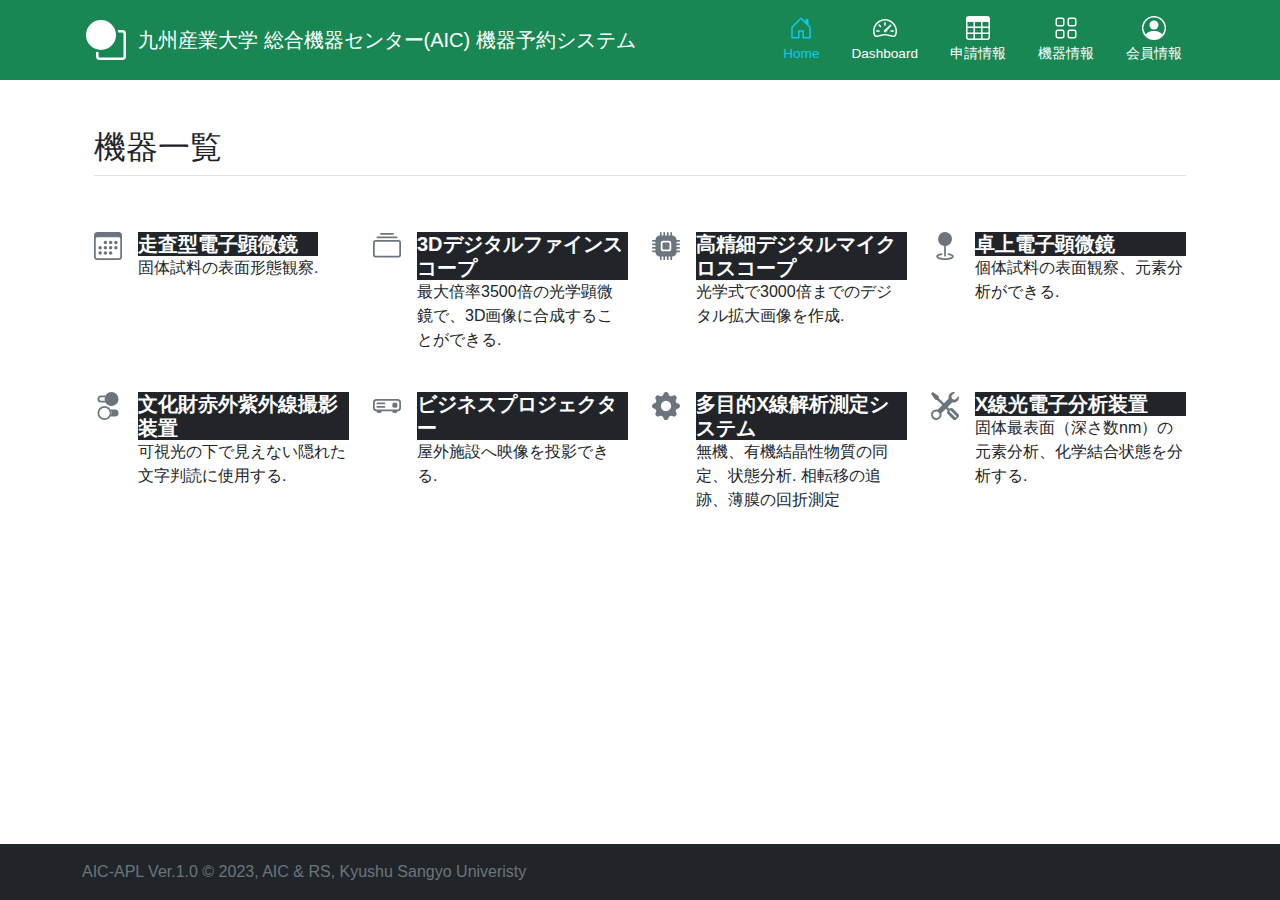
<file: aic/index.html>
<!doctype html>
<html lang="ja" class="h-100">
  <head>
    <meta charset="utf-8">
    <meta name="viewport" content="width=device-width, initial-scale=1">
    <meta name="description" content="">
    <meta name="author" content="Mark Otto, Jacob Thornton, and Bootstrap contributors">
    <meta name="generator" content="Hugo 0.84.0">
    <title>総合機器センター(AIC)  RS v1.0</title>

    <link rel="canonical" href="https://getbootstrap.com/docs/5.0/examples/sticky-footer-navbar/">    

    <!-- Bootstrap core CSS -->
<link href="../assets/dist/css/bootstrap.min.css" rel="stylesheet">

    <style>
      .bd-placeholder-img {
        font-size: 1.125rem;
        text-anchor: middle;
        -webkit-user-select: none;
        -moz-user-select: none;
        user-select: none;
      }

      @media (min-width: 768px) {
        .bd-placeholder-img-lg {
          font-size: 3.5rem;
        }
      }
    </style>

    
    <!-- Custom styles for this template -->
    <link href="style.css" rel="stylesheet">
  </head>
  <body class="d-flex flex-column h-100">
  <svg xmlns="http://www.w3.org/2000/svg" style="display: none;">
    <symbol id="bootstrap" viewBox="0 0 118 94">
      <title>Bootstrap</title>
      <path fill-rule="evenodd" clip-rule="evenodd" d="M24.509 0c-6.733 0-11.715 5.893-11.492 12.284.214 6.14-.064 14.092-2.066 20.577C8.943 39.365 5.547 43.485 0 44.014v5.972c5.547.529 8.943 4.649 10.951 11.153 2.002 6.485 2.28 14.437 2.066 20.577C12.794 88.106 17.776 94 24.51 94H93.5c6.733 0 11.714-5.893 11.491-12.284-.214-6.14.064-14.092 2.066-20.577 2.009-6.504 5.396-10.624 10.943-11.153v-5.972c-5.547-.529-8.934-4.649-10.943-11.153-2.002-6.484-2.28-14.437-2.066-20.577C105.214 5.894 100.233 0 93.5 0H24.508zM80 57.863C80 66.663 73.436 72 62.543 72H44a2 2 0 01-2-2V24a2 2 0 012-2h18.437c9.083 0 15.044 4.92 15.044 12.474 0 5.302-4.01 10.049-9.119 10.88v.277C75.317 46.394 80 51.21 80 57.863zM60.521 28.34H49.948v14.934h8.905c6.884 0 10.68-2.772 10.68-7.727 0-4.643-3.264-7.207-9.012-7.207zM49.948 49.2v16.458H60.91c7.167 0 10.964-2.876 10.964-8.281 0-5.406-3.903-8.178-11.425-8.178H49.948z"></path>
    </symbol>
    <symbol id="circlesquare" viewBox="0 0 16 16">
      <path d="M0 6a6 6 0 1 1 12 0A6 6 0 0 1 0 6z"/>
      <path  fill-rule="evenodd" clip-rule="evenodd" d="M12.93 5h1.57a.5.5 0 0 1 .5.5v9a.5.5 0 0 1-.5.5h-9a.5.5 0 0 1-.5-.5v-1.57a6.953 6.953 0 0 1-1-.22v1.79A1.5 1.5 0 0 0 5.5 16h9a1.5 1.5 0 0 0 1.5-1.5v-9A1.5 1.5 0 0 0 14.5 4h-1.79c.097.324.17.658.22 1z"/>
    </symbol>
    <symbol id="home" viewBox="0 0 16 16">
      <path d="M8.354 1.146a.5.5 0 0 0-.708 0l-6 6A.5.5 0 0 0 1.5 7.5v7a.5.5 0 0 0 .5.5h4.5a.5.5 0 0 0 .5-.5v-4h2v4a.5.5 0 0 0 .5.5H14a.5.5 0 0 0 .5-.5v-7a.5.5 0 0 0-.146-.354L13 5.793V2.5a.5.5 0 0 0-.5-.5h-1a.5.5 0 0 0-.5.5v1.293L8.354 1.146zM2.5 14V7.707l5.5-5.5 5.5 5.5V14H10v-4a.5.5 0 0 0-.5-.5h-3a.5.5 0 0 0-.5.5v4H2.5z"/>
    </symbol>
    <symbol id="speedometer2" viewBox="0 0 16 16">
      <path d="M8 4a.5.5 0 0 1 .5.5V6a.5.5 0 0 1-1 0V4.5A.5.5 0 0 1 8 4zM3.732 5.732a.5.5 0 0 1 .707 0l.915.914a.5.5 0 1 1-.708.708l-.914-.915a.5.5 0 0 1 0-.707zM2 10a.5.5 0 0 1 .5-.5h1.586a.5.5 0 0 1 0 1H2.5A.5.5 0 0 1 2 10zm9.5 0a.5.5 0 0 1 .5-.5h1.5a.5.5 0 0 1 0 1H12a.5.5 0 0 1-.5-.5zm.754-4.246a.389.389 0 0 0-.527-.02L7.547 9.31a.91.91 0 1 0 1.302 1.258l3.434-4.297a.389.389 0 0 0-.029-.518z"/>
      <path fill-rule="evenodd" d="M0 10a8 8 0 1 1 15.547 2.661c-.442 1.253-1.845 1.602-2.932 1.25C11.309 13.488 9.475 13 8 13c-1.474 0-3.31.488-4.615.911-1.087.352-2.49.003-2.932-1.25A7.988 7.988 0 0 1 0 10zm8-7a7 7 0 0 0-6.603 9.329c.203.575.923.876 1.68.63C4.397 12.533 6.358 12 8 12s3.604.532 4.923.96c.757.245 1.477-.056 1.68-.631A7 7 0 0 0 8 3z"/>
    </symbol>
    <symbol id="table" viewBox="0 0 16 16">
      <path d="M0 2a2 2 0 0 1 2-2h12a2 2 0 0 1 2 2v12a2 2 0 0 1-2 2H2a2 2 0 0 1-2-2V2zm15 2h-4v3h4V4zm0 4h-4v3h4V8zm0 4h-4v3h3a1 1 0 0 0 1-1v-2zm-5 3v-3H6v3h4zm-5 0v-3H1v2a1 1 0 0 0 1 1h3zm-4-4h4V8H1v3zm0-4h4V4H1v3zm5-3v3h4V4H6zm4 4H6v3h4V8z"/>
    </symbol>
    <symbol id="people-circle" viewBox="0 0 16 16">
      <path d="M11 6a3 3 0 1 1-6 0 3 3 0 0 1 6 0z"/>
      <path fill-rule="evenodd" d="M0 8a8 8 0 1 1 16 0A8 8 0 0 1 0 8zm8-7a7 7 0 0 0-5.468 11.37C3.242 11.226 4.805 10 8 10s4.757 1.225 5.468 2.37A7 7 0 0 0 8 1z"/>
    </symbol>
    <symbol id="grid" viewBox="0 0 16 16">
      <path d="M1 2.5A1.5 1.5 0 0 1 2.5 1h3A1.5 1.5 0 0 1 7 2.5v3A1.5 1.5 0 0 1 5.5 7h-3A1.5 1.5 0 0 1 1 5.5v-3zM2.5 2a.5.5 0 0 0-.5.5v3a.5.5 0 0 0 .5.5h3a.5.5 0 0 0 .5-.5v-3a.5.5 0 0 0-.5-.5h-3zm6.5.5A1.5 1.5 0 0 1 10.5 1h3A1.5 1.5 0 0 1 15 2.5v3A1.5 1.5 0 0 1 13.5 7h-3A1.5 1.5 0 0 1 9 5.5v-3zm1.5-.5a.5.5 0 0 0-.5.5v3a.5.5 0 0 0 .5.5h3a.5.5 0 0 0 .5-.5v-3a.5.5 0 0 0-.5-.5h-3zM1 10.5A1.5 1.5 0 0 1 2.5 9h3A1.5 1.5 0 0 1 7 10.5v3A1.5 1.5 0 0 1 5.5 15h-3A1.5 1.5 0 0 1 1 13.5v-3zm1.5-.5a.5.5 0 0 0-.5.5v3a.5.5 0 0 0 .5.5h3a.5.5 0 0 0 .5-.5v-3a.5.5 0 0 0-.5-.5h-3zm6.5.5A1.5 1.5 0 0 1 10.5 9h3a1.5 1.5 0 0 1 1.5 1.5v3a1.5 1.5 0 0 1-1.5 1.5h-3A1.5 1.5 0 0 1 9 13.5v-3zm1.5-.5a.5.5 0 0 0-.5.5v3a.5.5 0 0 0 .5.5h3a.5.5 0 0 0 .5-.5v-3a.5.5 0 0 0-.5-.5h-3z"/>
    </symbol>
    <symbol id="people-circle" viewBox="0 0 16 16">
      <path d="M11 6a3 3 0 1 1-6 0 3 3 0 0 1 6 0z"/>
      <path fill-rule="evenodd" d="M0 8a8 8 0 1 1 16 0A8 8 0 0 1 0 8zm8-7a7 7 0 0 0-5.468 11.37C3.242 11.226 4.805 10 8 10s4.757 1.225 5.468 2.37A7 7 0 0 0 8 1z"/>
    </symbol>
    <symbol id="grid" viewBox="0 0 16 16">
      <path d="M1 2.5A1.5 1.5 0 0 1 2.5 1h3A1.5 1.5 0 0 1 7 2.5v3A1.5 1.5 0 0 1 5.5 7h-3A1.5 1.5 0 0 1 1 5.5v-3zM2.5 2a.5.5 0 0 0-.5.5v3a.5.5 0 0 0 .5.5h3a.5.5 0 0 0 .5-.5v-3a.5.5 0 0 0-.5-.5h-3zm6.5.5A1.5 1.5 0 0 1 10.5 1h3A1.5 1.5 0 0 1 15 2.5v3A1.5 1.5 0 0 1 13.5 7h-3A1.5 1.5 0 0 1 9 5.5v-3zm1.5-.5a.5.5 0 0 0-.5.5v3a.5.5 0 0 0 .5.5h3a.5.5 0 0 0 .5-.5v-3a.5.5 0 0 0-.5-.5h-3zM1 10.5A1.5 1.5 0 0 1 2.5 9h3A1.5 1.5 0 0 1 7 10.5v3A1.5 1.5 0 0 1 5.5 15h-3A1.5 1.5 0 0 1 1 13.5v-3zm1.5-.5a.5.5 0 0 0-.5.5v3a.5.5 0 0 0 .5.5h3a.5.5 0 0 0 .5-.5v-3a.5.5 0 0 0-.5-.5h-3zm6.5.5A1.5 1.5 0 0 1 10.5 9h3a1.5 1.5 0 0 1 1.5 1.5v3a1.5 1.5 0 0 1-1.5 1.5h-3A1.5 1.5 0 0 1 9 13.5v-3zm1.5-.5a.5.5 0 0 0-.5.5v3a.5.5 0 0 0 .5.5h3a.5.5 0 0 0 .5-.5v-3a.5.5 0 0 0-.5-.5h-3z"/>
    </symbol>
    <symbol id="collection" viewBox="0 0 16 16">
      <path d="M2.5 3.5a.5.5 0 0 1 0-1h11a.5.5 0 0 1 0 1h-11zm2-2a.5.5 0 0 1 0-1h7a.5.5 0 0 1 0 1h-7zM0 13a1.5 1.5 0 0 0 1.5 1.5h13A1.5 1.5 0 0 0 16 13V6a1.5 1.5 0 0 0-1.5-1.5h-13A1.5 1.5 0 0 0 0 6v7zm1.5.5A.5.5 0 0 1 1 13V6a.5.5 0 0 1 .5-.5h13a.5.5 0 0 1 .5.5v7a.5.5 0 0 1-.5.5h-13z"/>
    </symbol>
    <symbol id="calendar3" viewBox="0 0 16 16">
      <path d="M14 0H2a2 2 0 0 0-2 2v12a2 2 0 0 0 2 2h12a2 2 0 0 0 2-2V2a2 2 0 0 0-2-2zM1 3.857C1 3.384 1.448 3 2 3h12c.552 0 1 .384 1 .857v10.286c0 .473-.448.857-1 .857H2c-.552 0-1-.384-1-.857V3.857z"/>
      <path d="M6.5 7a1 1 0 1 0 0-2 1 1 0 0 0 0 2zm3 0a1 1 0 1 0 0-2 1 1 0 0 0 0 2zm3 0a1 1 0 1 0 0-2 1 1 0 0 0 0 2zm-9 3a1 1 0 1 0 0-2 1 1 0 0 0 0 2zm3 0a1 1 0 1 0 0-2 1 1 0 0 0 0 2zm3 0a1 1 0 1 0 0-2 1 1 0 0 0 0 2zm3 0a1 1 0 1 0 0-2 1 1 0 0 0 0 2zm-9 3a1 1 0 1 0 0-2 1 1 0 0 0 0 2zm3 0a1 1 0 1 0 0-2 1 1 0 0 0 0 2zm3 0a1 1 0 1 0 0-2 1 1 0 0 0 0 2z"/>
    </symbol>
    <symbol id="chat-quote-fill" viewBox="0 0 16 16">
      <path d="M16 8c0 3.866-3.582 7-8 7a9.06 9.06 0 0 1-2.347-.306c-.584.296-1.925.864-4.181 1.234-.2.032-.352-.176-.273-.362.354-.836.674-1.95.77-2.966C.744 11.37 0 9.76 0 8c0-3.866 3.582-7 8-7s8 3.134 8 7zM7.194 6.766a1.688 1.688 0 0 0-.227-.272 1.467 1.467 0 0 0-.469-.324l-.008-.004A1.785 1.785 0 0 0 5.734 6C4.776 6 4 6.746 4 7.667c0 .92.776 1.666 1.734 1.666.343 0 .662-.095.931-.26-.137.389-.39.804-.81 1.22a.405.405 0 0 0 .011.59c.173.16.447.155.614-.01 1.334-1.329 1.37-2.758.941-3.706a2.461 2.461 0 0 0-.227-.4zM11 9.073c-.136.389-.39.804-.81 1.22a.405.405 0 0 0 .012.59c.172.16.446.155.613-.01 1.334-1.329 1.37-2.758.942-3.706a2.466 2.466 0 0 0-.228-.4 1.686 1.686 0 0 0-.227-.273 1.466 1.466 0 0 0-.469-.324l-.008-.004A1.785 1.785 0 0 0 10.07 6c-.957 0-1.734.746-1.734 1.667 0 .92.777 1.666 1.734 1.666.343 0 .662-.095.931-.26z"/>
    </symbol>
    <symbol id="cpu-fill" viewBox="0 0 16 16">
      <path d="M6.5 6a.5.5 0 0 0-.5.5v3a.5.5 0 0 0 .5.5h3a.5.5 0 0 0 .5-.5v-3a.5.5 0 0 0-.5-.5h-3z"/>
      <path d="M5.5.5a.5.5 0 0 0-1 0V2A2.5 2.5 0 0 0 2 4.5H.5a.5.5 0 0 0 0 1H2v1H.5a.5.5 0 0 0 0 1H2v1H.5a.5.5 0 0 0 0 1H2v1H.5a.5.5 0 0 0 0 1H2A2.5 2.5 0 0 0 4.5 14v1.5a.5.5 0 0 0 1 0V14h1v1.5a.5.5 0 0 0 1 0V14h1v1.5a.5.5 0 0 0 1 0V14h1v1.5a.5.5 0 0 0 1 0V14a2.5 2.5 0 0 0 2.5-2.5h1.5a.5.5 0 0 0 0-1H14v-1h1.5a.5.5 0 0 0 0-1H14v-1h1.5a.5.5 0 0 0 0-1H14v-1h1.5a.5.5 0 0 0 0-1H14A2.5 2.5 0 0 0 11.5 2V.5a.5.5 0 0 0-1 0V2h-1V.5a.5.5 0 0 0-1 0V2h-1V.5a.5.5 0 0 0-1 0V2h-1V.5zm1 4.5h3A1.5 1.5 0 0 1 11 6.5v3A1.5 1.5 0 0 1 9.5 11h-3A1.5 1.5 0 0 1 5 9.5v-3A1.5 1.5 0 0 1 6.5 5z"/>
    </symbol>
    <symbol id="gear-fill" viewBox="0 0 16 16">
      <path d="M9.405 1.05c-.413-1.4-2.397-1.4-2.81 0l-.1.34a1.464 1.464 0 0 1-2.105.872l-.31-.17c-1.283-.698-2.686.705-1.987 1.987l.169.311c.446.82.023 1.841-.872 2.105l-.34.1c-1.4.413-1.4 2.397 0 2.81l.34.1a1.464 1.464 0 0 1 .872 2.105l-.17.31c-.698 1.283.705 2.686 1.987 1.987l.311-.169a1.464 1.464 0 0 1 2.105.872l.1.34c.413 1.4 2.397 1.4 2.81 0l.1-.34a1.464 1.464 0 0 1 2.105-.872l.31.17c1.283.698 2.686-.705 1.987-1.987l-.169-.311a1.464 1.464 0 0 1 .872-2.105l.34-.1c1.4-.413 1.4-2.397 0-2.81l-.34-.1a1.464 1.464 0 0 1-.872-2.105l.17-.31c.698-1.283-.705-2.686-1.987-1.987l-.311.169a1.464 1.464 0 0 1-2.105-.872l-.1-.34zM8 10.93a2.929 2.929 0 1 1 0-5.86 2.929 2.929 0 0 1 0 5.858z"/>
    </symbol>
    <symbol id="speedometer" viewBox="0 0 16 16">
      <path d="M8 2a.5.5 0 0 1 .5.5V4a.5.5 0 0 1-1 0V2.5A.5.5 0 0 1 8 2zM3.732 3.732a.5.5 0 0 1 .707 0l.915.914a.5.5 0 1 1-.708.708l-.914-.915a.5.5 0 0 1 0-.707zM2 8a.5.5 0 0 1 .5-.5h1.586a.5.5 0 0 1 0 1H2.5A.5.5 0 0 1 2 8zm9.5 0a.5.5 0 0 1 .5-.5h1.5a.5.5 0 0 1 0 1H12a.5.5 0 0 1-.5-.5zm.754-4.246a.389.389 0 0 0-.527-.02L7.547 7.31A.91.91 0 1 0 8.85 8.569l3.434-4.297a.389.389 0 0 0-.029-.518z"/>
      <path fill-rule="evenodd" d="M6.664 15.889A8 8 0 1 1 9.336.11a8 8 0 0 1-2.672 15.78zm-4.665-4.283A11.945 11.945 0 0 1 8 10c2.186 0 4.236.585 6.001 1.606a7 7 0 1 0-12.002 0z"/>
    </symbol>
    <symbol id="toggles2" viewBox="0 0 16 16">
      <path d="M9.465 10H12a2 2 0 1 1 0 4H9.465c.34-.588.535-1.271.535-2 0-.729-.195-1.412-.535-2z"/>
      <path d="M6 15a3 3 0 1 0 0-6 3 3 0 0 0 0 6zm0 1a4 4 0 1 1 0-8 4 4 0 0 1 0 8zm.535-10a3.975 3.975 0 0 1-.409-1H4a1 1 0 0 1 0-2h2.126c.091-.355.23-.69.41-1H4a2 2 0 1 0 0 4h2.535z"/>
      <path d="M14 4a4 4 0 1 1-8 0 4 4 0 0 1 8 0z"/>
    </symbol>
    <symbol id="tools" viewBox="0 0 16 16">
      <path d="M1 0L0 1l2.2 3.081a1 1 0 0 0 .815.419h.07a1 1 0 0 1 .708.293l2.675 2.675-2.617 2.654A3.003 3.003 0 0 0 0 13a3 3 0 1 0 5.878-.851l2.654-2.617.968.968-.305.914a1 1 0 0 0 .242 1.023l3.356 3.356a1 1 0 0 0 1.414 0l1.586-1.586a1 1 0 0 0 0-1.414l-3.356-3.356a1 1 0 0 0-1.023-.242L10.5 9.5l-.96-.96 2.68-2.643A3.005 3.005 0 0 0 16 3c0-.269-.035-.53-.102-.777l-2.14 2.141L12 4l-.364-1.757L13.777.102a3 3 0 0 0-3.675 3.68L7.462 6.46 4.793 3.793a1 1 0 0 1-.293-.707v-.071a1 1 0 0 0-.419-.814L1 0zm9.646 10.646a.5.5 0 0 1 .708 0l3 3a.5.5 0 0 1-.708.708l-3-3a.5.5 0 0 1 0-.708zM3 11l.471.242.529.026.287.445.445.287.026.529L5 13l-.242.471-.026.529-.445.287-.287.445-.529.026L3 15l-.471-.242L2 14.732l-.287-.445L1.268 14l-.026-.529L1 13l.242-.471.026-.529.445-.287.287-.445.529-.026L3 11z"/>
    </symbol>
    <symbol id="chevron-right" viewBox="0 0 16 16">
      <path fill-rule="evenodd" d="M4.646 1.646a.5.5 0 0 1 .708 0l6 6a.5.5 0 0 1 0 .708l-6 6a.5.5 0 0 1-.708-.708L10.293 8 4.646 2.354a.5.5 0 0 1 0-.708z"/>
    </symbol>
    <symbol id="geo-fill" viewBox="0 0 16 16">
      <path fill-rule="evenodd" d="M4 4a4 4 0 1 1 4.5 3.969V13.5a.5.5 0 0 1-1 0V7.97A4 4 0 0 1 4 3.999zm2.493 8.574a.5.5 0 0 1-.411.575c-.712.118-1.28.295-1.655.493a1.319 1.319 0 0 0-.37.265.301.301 0 0 0-.057.09V14l.002.008a.147.147 0 0 0 .016.033.617.617 0 0 0 .145.15c.165.13.435.27.813.395.751.25 1.82.414 3.024.414s2.273-.163 3.024-.414c.378-.126.648-.265.813-.395a.619.619 0 0 0 .146-.15.148.148 0 0 0 .015-.033L12 14v-.004a.301.301 0 0 0-.057-.09 1.318 1.318 0 0 0-.37-.264c-.376-.198-.943-.375-1.655-.493a.5.5 0 1 1 .164-.986c.77.127 1.452.328 1.957.594C12.5 13 13 13.4 13 14c0 .426-.26.752-.544.977-.29.228-.68.413-1.116.558-.878.293-2.059.465-3.34.465-1.281 0-2.462-.172-3.34-.465-.436-.145-.826-.33-1.116-.558C3.26 14.752 3 14.426 3 14c0-.599.5-1 .961-1.243.505-.266 1.187-.467 1.957-.594a.5.5 0 0 1 .575.411z"/>
    </symbol>
    <symbol id="projector" viewBox="0 0 16 16">
      <path d="M14 7.5a1.5 1.5 0 1 1-3 0 1.5 1.5 0 0 1 3 0ZM2.5 6a.5.5 0 0 0 0 1h4a.5.5 0 0 0 0-1h-4Zm0 2a.5.5 0 0 0 0 1h4a.5.5 0 0 0 0-1h-4Z"/>
      <path fill-rule="evenodd" d="M0 6a2 2 0 0 1 2-2h12a2 2 0 0 1 2 2v3a2 2 0 0 1-2 2 1 1 0 0 1-1 1h-1a1 1 0 0 1-1-1H5a1 1 0 0 1-1 1H3a1 1 0 0 1-1-1 2 2 0 0 1-2-2V6Zm2-1h12a1 1 0 0 1 1 1v3a1 1 0 0 1-1 1H2a1 1 0 0 1-1-1V6a1 1 0 0 1 1-1Z"/>
    </symbol>
  </svg>
<!-- Begin page content -->
<main>
  <header>
    <div class="px-3 py-2 bg-success text-white">
      <div class="container">
        <div class="d-flex flex-wrap align-items-center justify-content-center justify-content-lg-start">
          <a href="/" class="d-flex align-items-center my-2 my-lg-0 me-lg-auto text-white text-decoration-none">
            <svg class="bi me-2" width="48" height="40" role="img" aria-label="Bootstrap" fill="currentColor"><use xlink:href="#circlesquare"/></svg>
            <div class="text-nowrap fs-5">九州産業大学 総合機器センター(AIC) 機器予約システム</div>
          </a>

          <ul class="nav col-12 col-lg-auto my-2 justify-content-center my-md-0 text-small">
            <li>
              <a href="#" class="nav-link text-info">
                <svg class="bi d-block mx-auto mb-1" width="24" height="24" fill="currentColor"><use xlink:href="#home"/></svg>
                Home
              </a>
            </li>
            <li>
              <a href="#" class="nav-link text-white">
                <svg class="bi d-block mx-auto mb-1" width="24" height="24" fill="currentColor"><use xlink:href="#speedometer2"/></svg>
                Dashboard
              </a>
            </li>
            <li>
              <a href="#" class="nav-link text-white">
                <svg class="bi d-block mx-auto mb-1" width="24" height="24" fill="currentColor"><use xlink:href="#table"/></svg>
                申請情報
              </a>
            </li>
            <li>
              <a href="#" class="nav-link text-white">
                <svg class="bi d-block mx-auto mb-1" width="24" height="24" fill="currentColor"><use xlink:href="#grid"/></svg>
                機器情報
              </a>
            </li>
            <li>
              <a href="#" class="nav-link text-white">
                <svg class="bi d-block mx-auto mb-1" width="24" height="24" fill="currentColor"><use xlink:href="#people-circle"/></svg>
                会員情報
              </a>
            </li>
          </ul>
        </div>
      </div>
    </div>
  </header>

  <div class="container px-4 py-5" id="icon-grid">
    <h2 class="pb-2 border-bottom">機器一覧</h2>

    <div class="row row-cols-1 row-cols-sm-2 row-cols-md-3 row-cols-lg-4 g-4 py-5">
      <div class="col d-flex align-items-start">
        <svg class="bi text-muted flex-shrink-0 me-3" width="1.75em" height="1.75em"><use xlink:href="#calendar3"/></svg>
        <div>
          <h5 class="bg-dark text-white fw-bold mb-0">走査型電子顕微鏡</h5>
          <p>固体試料の表面形態観察.</p>
        </div>
      </div>
      <div class="col d-flex align-items-start">
        <svg class="bi text-muted flex-shrink-0 me-3" width="1.75em" height="1.75em"><use xlink:href="#collection"/></svg>
        <div>
          <h5 class="bg-dark text-white fw-bold mb-0">3Dデジタルファインスコープ</h5>
          <p>最大倍率3500倍の光学顕微鏡で、3D画像に合成することができる.</p>
        </div>
      </div>
      <div class="col d-flex align-items-start">
        <svg class="bi text-muted flex-shrink-0 me-3" width="1.75em" height="1.75em"><use xlink:href="#cpu-fill"/></svg>
        <div>
          <h5 class="bg-dark text-white fw-bold mb-0"> 高精細デジタルマイクロスコープ</h5>
          <p>光学式で3000倍までのデジタル拡大画像を作成.</p>
        </div>
      </div>
      <div class="col d-flex align-items-start">
        <svg class="bi text-muted flex-shrink-0 me-3" width="1.75em" height="1.75em"><use xlink:href="#geo-fill"/></svg>
        <div>
          <h5 class="bg-dark text-white fw-bold mb-0">卓上電子顕微鏡</h5>
          <p>個体試料の表面観察、元素分析ができる.</p>
        </div>
      </div>
      <div class="col d-flex align-items-start">
        <svg class="bi text-muted flex-shrink-0 me-3" width="1.75em" height="1.75em"><use xlink:href="#toggles2"/></svg>
        <div>
          <h5 class="bg-dark text-white fw-bold mb-0">文化財赤外紫外線撮影装置</h5>
          <p>可視光の下で見えない隠れた文字判読に使用する.</p>
        </div>
      </div>
      <div class="col d-flex align-items-start">
        <svg class="bi text-muted flex-shrink-0 me-3" width="1.75em" height="1.75em"><use xlink:href="#projector"/></svg>
        <div>
          <h5 class="bg-dark text-white fw-bold mb-0"> ビジネスプロジェクター</h5>
          <p>屋外施設へ映像を投影できる.</p>
        </div>
      </div>
      <div class="col d-flex align-items-start">
        <svg class="bi text-muted flex-shrink-0 me-3" width="1.75em" height="1.75em"><use xlink:href="#gear-fill"/></svg>
        <div>
          <h5 class="bg-dark text-white fw-bold mb-0">多目的X線解析測定システム</h5>
          <p>無機、有機結晶性物質の同定、状態分析. 相転移の追跡、薄膜の回折測定</div>
      </div>
      <div class="col d-flex align-items-start">
        <svg class="bi text-muted flex-shrink-0 me-3" width="1.75em" height="1.75em"><use xlink:href="#tools"/></svg>
        <div>
          <h5 class="bg-dark text-white fw-bold mb-0">X線光電子分析装置</h5>
          <p>固体最表面（深さ数nm）の元素分析、化学結合状態を分析する.</p>
        </div>
      </div>
    </div>
  </div>

</main>

<footer class="footer mt-auto py-3 bg-dark">
  <div class="container">
    <span class="text-muted">AIC-APL Ver.1.0 &copy; 2023, AIC & RS, Kyushu Sangyo Univeristy</span>
  </div>
</footer>


<script src="../assets/dist/js/bootstrap.bundle.min.js"></script>

      
  </body>
</html>
</file>
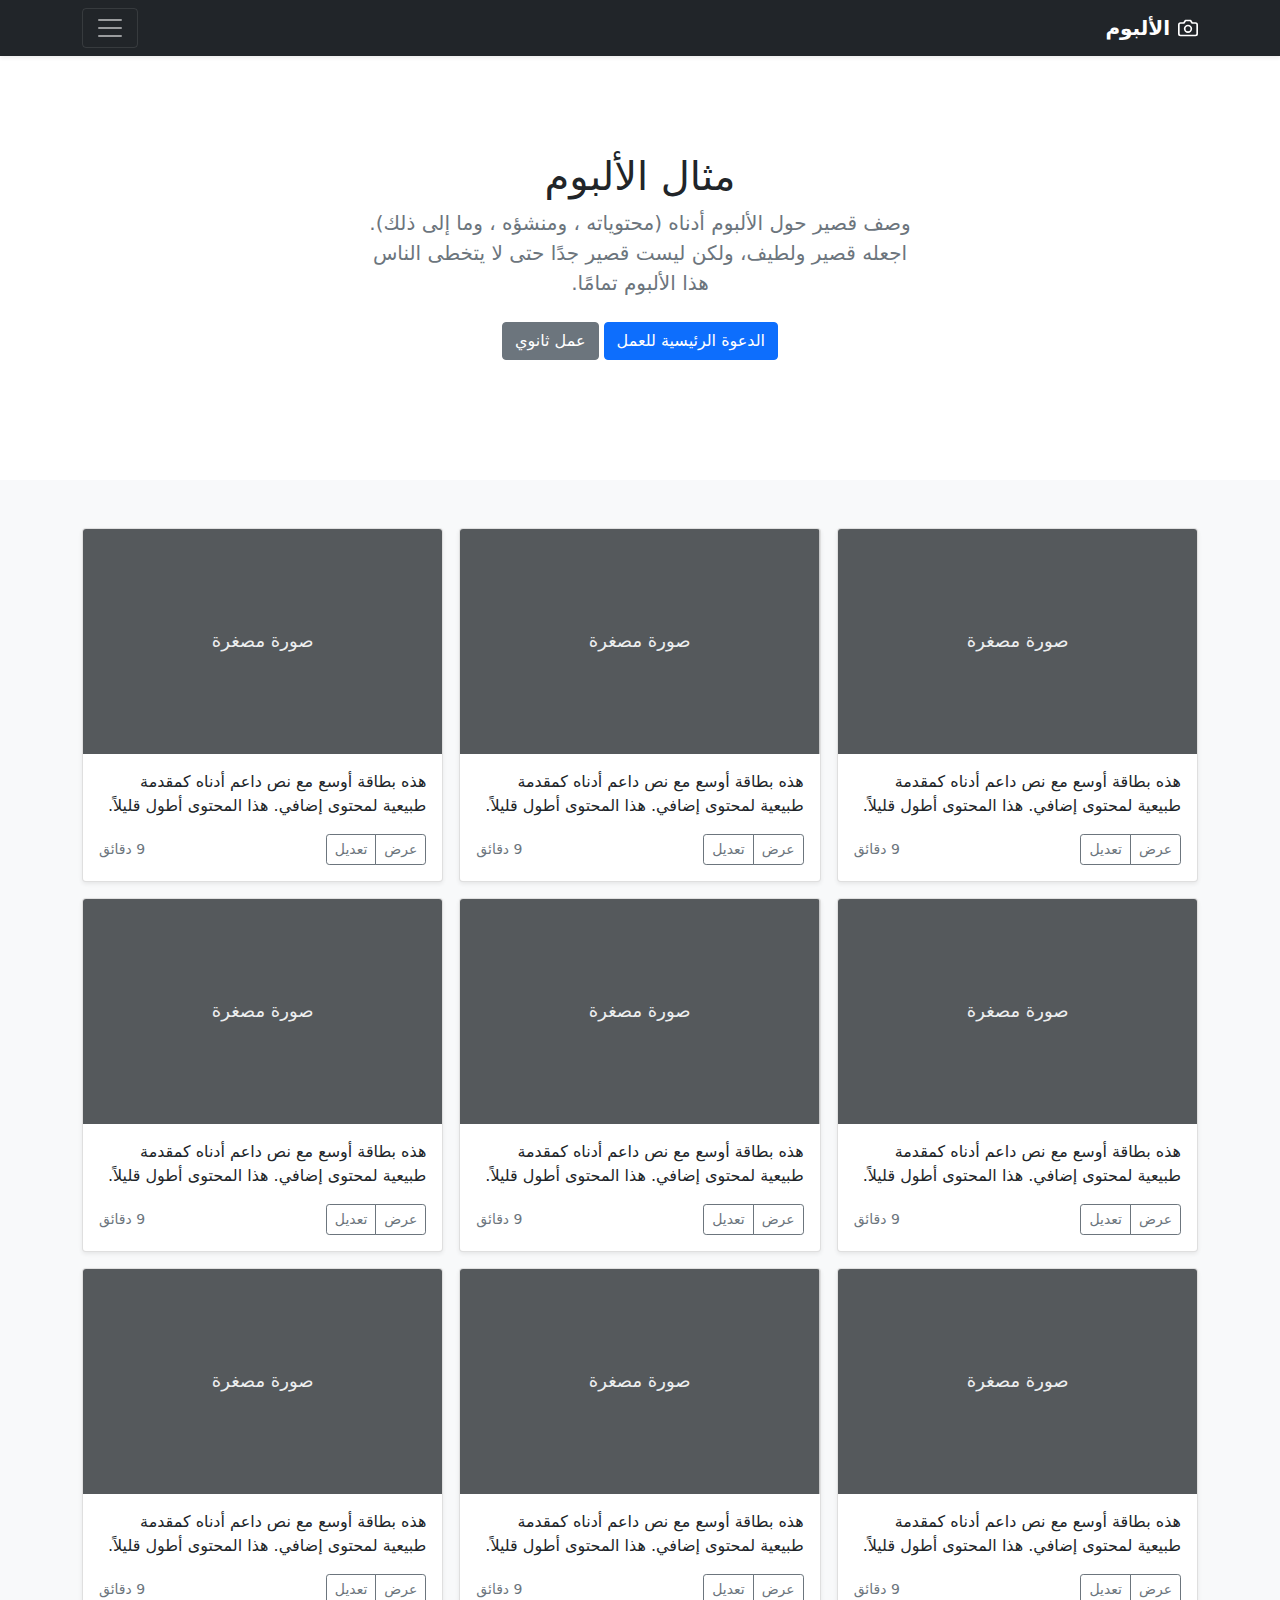
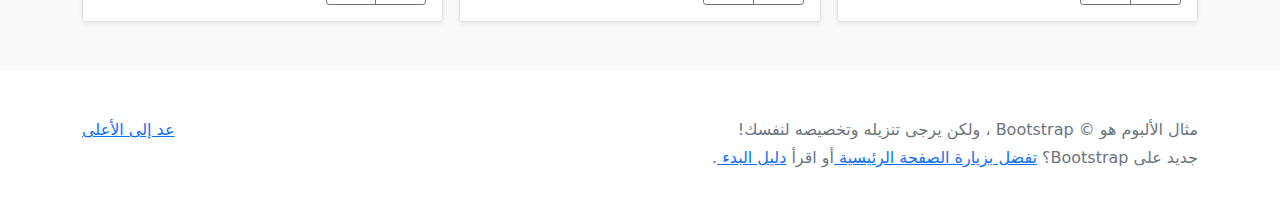
<file: album-rtl/index.html>
<!doctype html>
<html lang="ar" dir="rtl">
  <head>
    <meta charset="utf-8">
    <meta name="viewport" content="width=device-width, initial-scale=1">
    <meta name="description" content="">
    <meta name="author" content="Mark Otto, Jacob Thornton, and Bootstrap contributors">
    <meta name="generator" content="Hugo 0.84.0">
    <title>مثال الألبوم · Bootstrap v5.0</title>

    <link rel="canonical" href="https://getbootstrap.com/docs/5.0/examples/album-rtl/">

    

    <!-- Bootstrap core CSS -->
<link href="../assets/dist/css/bootstrap.rtl.min.css" rel="stylesheet">

    <style>
      .bd-placeholder-img {
        font-size: 1.125rem;
        text-anchor: middle;
        -webkit-user-select: none;
        -moz-user-select: none;
        user-select: none;
      }

      @media (min-width: 768px) {
        .bd-placeholder-img-lg {
          font-size: 3.5rem;
        }
      }
    </style>

    
  </head>
  <body>
    
<header>
  <div class="collapse bg-dark" id="navbarHeader">
    <div class="container">
      <div class="row">
        <div class="col-sm-8 col-md-7 py-4">
          <h4 class="text-white">حول</h4>
          <p class="text-muted">أضف بعض المعلومات حول الألبوم، المؤلف، أو أي سياق خلفية آخر. اجعلها بضع جمل حتى يتمكن الزوار من التقاط بعض التلميحات المفيدة. ثم اربطها ببعض مواقع التواصل الاجتماعي أو معلومات الاتصال.</p>
        </div>
        <div class="col-sm-4 offset-md-1 py-4">
          <h4 class="text-white">تواصل معي</h4>
          <ul class="list-unstyled">
            <li><a href="#" class="text-white">تابعني على تويتر</a></li>
            <li><a href="#" class="text-white">شاركني الإعجاب في فيسبوك</a></li>
            <li><a href="#" class="text-white">راسلني على البريد الإلكتروني</a></li>
          </ul>
        </div>
      </div>
    </div>
  </div>
  <div class="navbar navbar-dark bg-dark shadow-sm">
    <div class="container">
      <a href="#" class="navbar-brand d-flex align-items-center">
        <svg xmlns="http://www.w3.org/2000/svg" width="20" height="20" fill="none" stroke="currentColor" stroke-linecap="round" stroke-linejoin="round" stroke-width="2" aria-hidden="true" class="me-2" viewBox="0 0 24 24"><path d="M23 19a2 2 0 0 1-2 2H3a2 2 0 0 1-2-2V8a2 2 0 0 1 2-2h4l2-3h6l2 3h4a2 2 0 0 1 2 2z"/><circle cx="12" cy="13" r="4"/></svg>
        <strong>الألبوم</strong>
      </a>
      <button class="navbar-toggler" type="button" data-bs-toggle="collapse" data-bs-target="#navbarHeader" aria-controls="navbarHeader" aria-expanded="false" aria-label="تبديل التنقل">
        <span class="navbar-toggler-icon"></span>
      </button>
    </div>
  </div>
</header>

<main>

  <section class="py-5 text-center container">
    <div class="row py-lg-5">
      <div class="col-lg-6 col-md-8 mx-auto">
        <h1 class="fw-light">مثال الألبوم</h1>
        <p class="lead text-muted">وصف قصير حول الألبوم أدناه (محتوياته ، ومنشؤه ، وما إلى ذلك). اجعله قصير ولطيف، ولكن ليست قصير جدًا حتى لا يتخطى الناس هذا الألبوم تمامًا.</p>
        <p>
          <a href="#" class="btn btn-primary my-2">الدعوة الرئيسية للعمل</a>
          <a href="#" class="btn btn-secondary my-2">عمل ثانوي</a>
        </p>
      </div>
    </div>
  </section>

  <div class="album py-5 bg-light">
    <div class="container">

      <div class="row row-cols-1 row-cols-sm-2 row-cols-md-3 g-3">
        <div class="col">
          <div class="card shadow-sm">
            <svg class="bd-placeholder-img card-img-top" width="100%" height="225" xmlns="http://www.w3.org/2000/svg" role="img" aria-label="Placeholder: صورة مصغرة" preserveAspectRatio="xMidYMid slice" focusable="false"><title>Placeholder</title><rect width="100%" height="100%" fill="#55595c"/><text x="50%" y="50%" fill="#eceeef" dy=".3em">صورة مصغرة</text></svg>

            <div class="card-body">
              <p class="card-text">هذه بطاقة أوسع مع نص داعم أدناه كمقدمة طبيعية لمحتوى إضافي. هذا المحتوى أطول قليلاً.</p>
              <div class="d-flex justify-content-between align-items-center">
                <div class="btn-group">
                  <button type="button" class="btn btn-sm btn-outline-secondary">عرض</button>
                  <button type="button" class="btn btn-sm btn-outline-secondary">تعديل</button>
                </div>
                <small class="text-muted">9 دقائق</small>
              </div>
            </div>
          </div>
        </div>
        <div class="col">
          <div class="card shadow-sm">
            <svg class="bd-placeholder-img card-img-top" width="100%" height="225" xmlns="http://www.w3.org/2000/svg" role="img" aria-label="Placeholder: صورة مصغرة" preserveAspectRatio="xMidYMid slice" focusable="false"><title>Placeholder</title><rect width="100%" height="100%" fill="#55595c"/><text x="50%" y="50%" fill="#eceeef" dy=".3em">صورة مصغرة</text></svg>

            <div class="card-body">
              <p class="card-text">هذه بطاقة أوسع مع نص داعم أدناه كمقدمة طبيعية لمحتوى إضافي. هذا المحتوى أطول قليلاً.</p>
              <div class="d-flex justify-content-between align-items-center">
                <div class="btn-group">
                  <button type="button" class="btn btn-sm btn-outline-secondary">عرض</button>
                  <button type="button" class="btn btn-sm btn-outline-secondary">تعديل</button>
                </div>
                <small class="text-muted">9 دقائق</small>
              </div>
            </div>
          </div>
        </div>
        <div class="col">
          <div class="card shadow-sm">
            <svg class="bd-placeholder-img card-img-top" width="100%" height="225" xmlns="http://www.w3.org/2000/svg" role="img" aria-label="Placeholder: صورة مصغرة" preserveAspectRatio="xMidYMid slice" focusable="false"><title>Placeholder</title><rect width="100%" height="100%" fill="#55595c"/><text x="50%" y="50%" fill="#eceeef" dy=".3em">صورة مصغرة</text></svg>

            <div class="card-body">
              <p class="card-text">هذه بطاقة أوسع مع نص داعم أدناه كمقدمة طبيعية لمحتوى إضافي. هذا المحتوى أطول قليلاً.</p>
              <div class="d-flex justify-content-between align-items-center">
                <div class="btn-group">
                  <button type="button" class="btn btn-sm btn-outline-secondary">عرض</button>
                  <button type="button" class="btn btn-sm btn-outline-secondary">تعديل</button>
                </div>
                <small class="text-muted">9 دقائق</small>
              </div>
            </div>
          </div>
        </div>

        <div class="col">
          <div class="card shadow-sm">
            <svg class="bd-placeholder-img card-img-top" width="100%" height="225" xmlns="http://www.w3.org/2000/svg" role="img" aria-label="Placeholder: صورة مصغرة" preserveAspectRatio="xMidYMid slice" focusable="false"><title>Placeholder</title><rect width="100%" height="100%" fill="#55595c"/><text x="50%" y="50%" fill="#eceeef" dy=".3em">صورة مصغرة</text></svg>

            <div class="card-body">
              <p class="card-text">هذه بطاقة أوسع مع نص داعم أدناه كمقدمة طبيعية لمحتوى إضافي. هذا المحتوى أطول قليلاً.</p>
              <div class="d-flex justify-content-between align-items-center">
                <div class="btn-group">
                  <button type="button" class="btn btn-sm btn-outline-secondary">عرض</button>
                  <button type="button" class="btn btn-sm btn-outline-secondary">تعديل</button>
                </div>
                <small class="text-muted">9 دقائق</small>
              </div>
            </div>
          </div>
        </div>
        <div class="col">
          <div class="card shadow-sm">
            <svg class="bd-placeholder-img card-img-top" width="100%" height="225" xmlns="http://www.w3.org/2000/svg" role="img" aria-label="Placeholder: صورة مصغرة" preserveAspectRatio="xMidYMid slice" focusable="false"><title>Placeholder</title><rect width="100%" height="100%" fill="#55595c"/><text x="50%" y="50%" fill="#eceeef" dy=".3em">صورة مصغرة</text></svg>

            <div class="card-body">
              <p class="card-text">هذه بطاقة أوسع مع نص داعم أدناه كمقدمة طبيعية لمحتوى إضافي. هذا المحتوى أطول قليلاً.</p>
              <div class="d-flex justify-content-between align-items-center">
                <div class="btn-group">
                  <button type="button" class="btn btn-sm btn-outline-secondary">عرض</button>
                  <button type="button" class="btn btn-sm btn-outline-secondary">تعديل</button>
                </div>
                <small class="text-muted">9 دقائق</small>
              </div>
            </div>
          </div>
        </div>
        <div class="col">
          <div class="card shadow-sm">
            <svg class="bd-placeholder-img card-img-top" width="100%" height="225" xmlns="http://www.w3.org/2000/svg" role="img" aria-label="Placeholder: صورة مصغرة" preserveAspectRatio="xMidYMid slice" focusable="false"><title>Placeholder</title><rect width="100%" height="100%" fill="#55595c"/><text x="50%" y="50%" fill="#eceeef" dy=".3em">صورة مصغرة</text></svg>

            <div class="card-body">
              <p class="card-text">هذه بطاقة أوسع مع نص داعم أدناه كمقدمة طبيعية لمحتوى إضافي. هذا المحتوى أطول قليلاً.</p>
              <div class="d-flex justify-content-between align-items-center">
                <div class="btn-group">
                  <button type="button" class="btn btn-sm btn-outline-secondary">عرض</button>
                  <button type="button" class="btn btn-sm btn-outline-secondary">تعديل</button>
                </div>
                <small class="text-muted">9 دقائق</small>
              </div>
            </div>
          </div>
        </div>

        <div class="col">
          <div class="card shadow-sm">
            <svg class="bd-placeholder-img card-img-top" width="100%" height="225" xmlns="http://www.w3.org/2000/svg" role="img" aria-label="Placeholder: صورة مصغرة" preserveAspectRatio="xMidYMid slice" focusable="false"><title>Placeholder</title><rect width="100%" height="100%" fill="#55595c"/><text x="50%" y="50%" fill="#eceeef" dy=".3em">صورة مصغرة</text></svg>

            <div class="card-body">
              <p class="card-text">هذه بطاقة أوسع مع نص داعم أدناه كمقدمة طبيعية لمحتوى إضافي. هذا المحتوى أطول قليلاً.</p>
              <div class="d-flex justify-content-between align-items-center">
                <div class="btn-group">
                  <button type="button" class="btn btn-sm btn-outline-secondary">عرض</button>
                  <button type="button" class="btn btn-sm btn-outline-secondary">تعديل</button>
                </div>
                <small class="text-muted">9 دقائق</small>
              </div>
            </div>
          </div>
        </div>
        <div class="col">
          <div class="card shadow-sm">
            <svg class="bd-placeholder-img card-img-top" width="100%" height="225" xmlns="http://www.w3.org/2000/svg" role="img" aria-label="Placeholder: صورة مصغرة" preserveAspectRatio="xMidYMid slice" focusable="false"><title>Placeholder</title><rect width="100%" height="100%" fill="#55595c"/><text x="50%" y="50%" fill="#eceeef" dy=".3em">صورة مصغرة</text></svg>

            <div class="card-body">
              <p class="card-text">هذه بطاقة أوسع مع نص داعم أدناه كمقدمة طبيعية لمحتوى إضافي. هذا المحتوى أطول قليلاً.</p>
              <div class="d-flex justify-content-between align-items-center">
                <div class="btn-group">
                  <button type="button" class="btn btn-sm btn-outline-secondary">عرض</button>
                  <button type="button" class="btn btn-sm btn-outline-secondary">تعديل</button>
                </div>
                <small class="text-muted">9 دقائق</small>
              </div>
            </div>
          </div>
        </div>
        <div class="col">
          <div class="card shadow-sm">
            <svg class="bd-placeholder-img card-img-top" width="100%" height="225" xmlns="http://www.w3.org/2000/svg" role="img" aria-label="Placeholder: صورة مصغرة" preserveAspectRatio="xMidYMid slice" focusable="false"><title>Placeholder</title><rect width="100%" height="100%" fill="#55595c"/><text x="50%" y="50%" fill="#eceeef" dy=".3em">صورة مصغرة</text></svg>

            <div class="card-body">
              <p class="card-text">هذه بطاقة أوسع مع نص داعم أدناه كمقدمة طبيعية لمحتوى إضافي. هذا المحتوى أطول قليلاً.</p>
              <div class="d-flex justify-content-between align-items-center">
                <div class="btn-group">
                  <button type="button" class="btn btn-sm btn-outline-secondary">عرض</button>
                  <button type="button" class="btn btn-sm btn-outline-secondary">تعديل</button>
                </div>
                <small class="text-muted">9 دقائق</small>
              </div>
            </div>
          </div>
        </div>
      </div>
    </div>
  </div>

</main>

<footer class="text-muted py-5">
  <div class="container">
    <p class="float-end mb-1">
      <a href="#">عد إلى الأعلى</a>
    </p>
    <p class="mb-1">مثال الألبوم هو © Bootstrap ، ولكن يرجى تنزيله وتخصيصه لنفسك!</p>
    <p class="mb-0">جديد على Bootstrap؟ <a href="/"> تفضل بزيارة الصفحة الرئيسية </a> أو اقرأ <a href="../getting-started/introduction/ "> دليل البدء </a>.</p>
  </div>
</footer>


    <script src="../assets/dist/js/bootstrap.bundle.min.js"></script>

      
  </body>
</html>
</file>
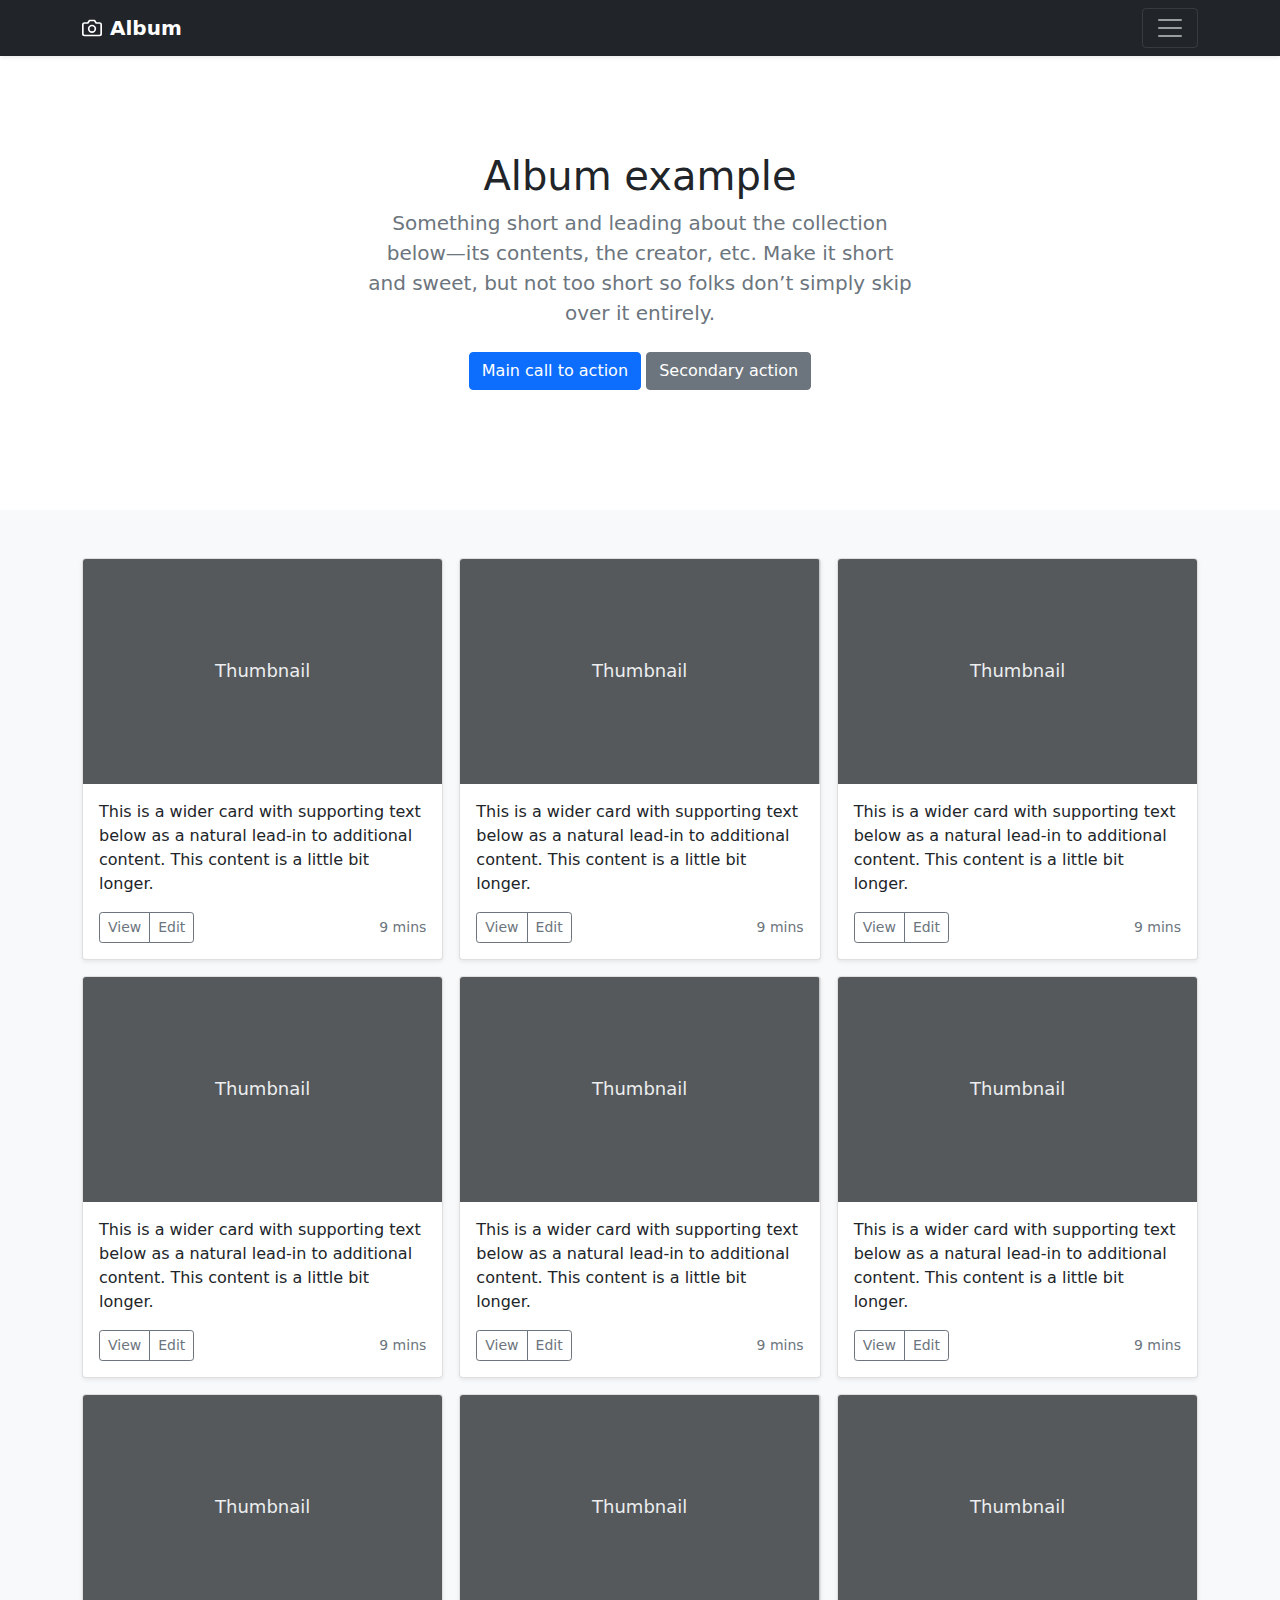
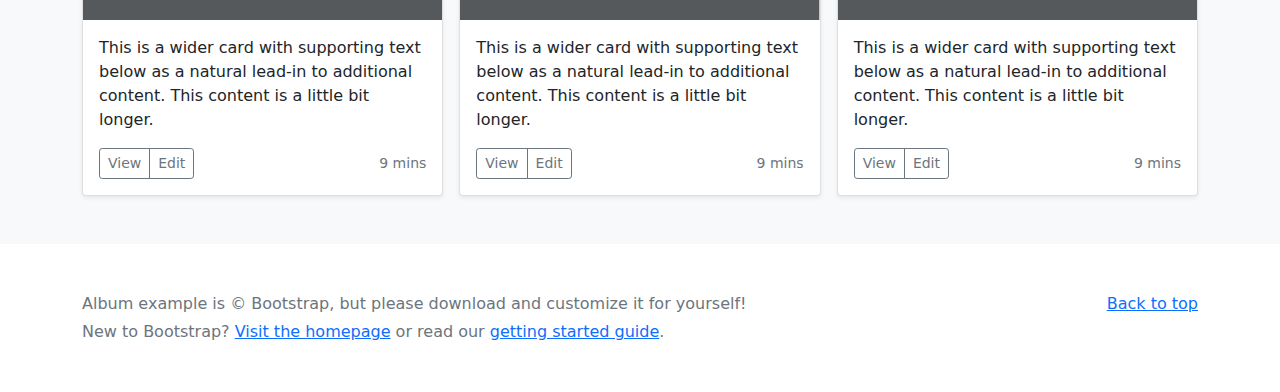
<file: album/index.html>
<!doctype html>
<html lang="en">
  <head>
    <meta charset="utf-8">
    <meta name="viewport" content="width=device-width, initial-scale=1">
    <meta name="description" content="">
    <meta name="author" content="Mark Otto, Jacob Thornton, and Bootstrap contributors">
    <meta name="generator" content="Hugo 0.84.0">
    <title>Album example · Bootstrap v5.0</title>

    <link rel="canonical" href="https://getbootstrap.com/docs/5.0/examples/album/">

    

    <!-- Bootstrap core CSS -->
<link href="../assets/dist/css/bootstrap.min.css" rel="stylesheet">

    <style>
      .bd-placeholder-img {
        font-size: 1.125rem;
        text-anchor: middle;
        -webkit-user-select: none;
        -moz-user-select: none;
        user-select: none;
      }

      @media (min-width: 768px) {
        .bd-placeholder-img-lg {
          font-size: 3.5rem;
        }
      }
    </style>

    
  </head>
  <body>
    
<header>
  <div class="collapse bg-dark" id="navbarHeader">
    <div class="container">
      <div class="row">
        <div class="col-sm-8 col-md-7 py-4">
          <h4 class="text-white">About</h4>
          <p class="text-muted">Add some information about the album below, the author, or any other background context. Make it a few sentences long so folks can pick up some informative tidbits. Then, link them off to some social networking sites or contact information.</p>
        </div>
        <div class="col-sm-4 offset-md-1 py-4">
          <h4 class="text-white">Contact</h4>
          <ul class="list-unstyled">
            <li><a href="#" class="text-white">Follow on Twitter</a></li>
            <li><a href="#" class="text-white">Like on Facebook</a></li>
            <li><a href="#" class="text-white">Email me</a></li>
          </ul>
        </div>
      </div>
    </div>
  </div>
  <div class="navbar navbar-dark bg-dark shadow-sm">
    <div class="container">
      <a href="#" class="navbar-brand d-flex align-items-center">
        <svg xmlns="http://www.w3.org/2000/svg" width="20" height="20" fill="none" stroke="currentColor" stroke-linecap="round" stroke-linejoin="round" stroke-width="2" aria-hidden="true" class="me-2" viewBox="0 0 24 24"><path d="M23 19a2 2 0 0 1-2 2H3a2 2 0 0 1-2-2V8a2 2 0 0 1 2-2h4l2-3h6l2 3h4a2 2 0 0 1 2 2z"/><circle cx="12" cy="13" r="4"/></svg>
        <strong>Album</strong>
      </a>
      <button class="navbar-toggler" type="button" data-bs-toggle="collapse" data-bs-target="#navbarHeader" aria-controls="navbarHeader" aria-expanded="false" aria-label="Toggle navigation">
        <span class="navbar-toggler-icon"></span>
      </button>
    </div>
  </div>
</header>

<main>

  <section class="py-5 text-center container">
    <div class="row py-lg-5">
      <div class="col-lg-6 col-md-8 mx-auto">
        <h1 class="fw-light">Album example</h1>
        <p class="lead text-muted">Something short and leading about the collection below—its contents, the creator, etc. Make it short and sweet, but not too short so folks don’t simply skip over it entirely.</p>
        <p>
          <a href="#" class="btn btn-primary my-2">Main call to action</a>
          <a href="#" class="btn btn-secondary my-2">Secondary action</a>
        </p>
      </div>
    </div>
  </section>

  <div class="album py-5 bg-light">
    <div class="container">

      <div class="row row-cols-1 row-cols-sm-2 row-cols-md-3 g-3">
        <div class="col">
          <div class="card shadow-sm">
            <svg class="bd-placeholder-img card-img-top" width="100%" height="225" xmlns="http://www.w3.org/2000/svg" role="img" aria-label="Placeholder: Thumbnail" preserveAspectRatio="xMidYMid slice" focusable="false"><title>Placeholder</title><rect width="100%" height="100%" fill="#55595c"/><text x="50%" y="50%" fill="#eceeef" dy=".3em">Thumbnail</text></svg>

            <div class="card-body">
              <p class="card-text">This is a wider card with supporting text below as a natural lead-in to additional content. This content is a little bit longer.</p>
              <div class="d-flex justify-content-between align-items-center">
                <div class="btn-group">
                  <button type="button" class="btn btn-sm btn-outline-secondary">View</button>
                  <button type="button" class="btn btn-sm btn-outline-secondary">Edit</button>
                </div>
                <small class="text-muted">9 mins</small>
              </div>
            </div>
          </div>
        </div>
        <div class="col">
          <div class="card shadow-sm">
            <svg class="bd-placeholder-img card-img-top" width="100%" height="225" xmlns="http://www.w3.org/2000/svg" role="img" aria-label="Placeholder: Thumbnail" preserveAspectRatio="xMidYMid slice" focusable="false"><title>Placeholder</title><rect width="100%" height="100%" fill="#55595c"/><text x="50%" y="50%" fill="#eceeef" dy=".3em">Thumbnail</text></svg>

            <div class="card-body">
              <p class="card-text">This is a wider card with supporting text below as a natural lead-in to additional content. This content is a little bit longer.</p>
              <div class="d-flex justify-content-between align-items-center">
                <div class="btn-group">
                  <button type="button" class="btn btn-sm btn-outline-secondary">View</button>
                  <button type="button" class="btn btn-sm btn-outline-secondary">Edit</button>
                </div>
                <small class="text-muted">9 mins</small>
              </div>
            </div>
          </div>
        </div>
        <div class="col">
          <div class="card shadow-sm">
            <svg class="bd-placeholder-img card-img-top" width="100%" height="225" xmlns="http://www.w3.org/2000/svg" role="img" aria-label="Placeholder: Thumbnail" preserveAspectRatio="xMidYMid slice" focusable="false"><title>Placeholder</title><rect width="100%" height="100%" fill="#55595c"/><text x="50%" y="50%" fill="#eceeef" dy=".3em">Thumbnail</text></svg>

            <div class="card-body">
              <p class="card-text">This is a wider card with supporting text below as a natural lead-in to additional content. This content is a little bit longer.</p>
              <div class="d-flex justify-content-between align-items-center">
                <div class="btn-group">
                  <button type="button" class="btn btn-sm btn-outline-secondary">View</button>
                  <button type="button" class="btn btn-sm btn-outline-secondary">Edit</button>
                </div>
                <small class="text-muted">9 mins</small>
              </div>
            </div>
          </div>
        </div>

        <div class="col">
          <div class="card shadow-sm">
            <svg class="bd-placeholder-img card-img-top" width="100%" height="225" xmlns="http://www.w3.org/2000/svg" role="img" aria-label="Placeholder: Thumbnail" preserveAspectRatio="xMidYMid slice" focusable="false"><title>Placeholder</title><rect width="100%" height="100%" fill="#55595c"/><text x="50%" y="50%" fill="#eceeef" dy=".3em">Thumbnail</text></svg>

            <div class="card-body">
              <p class="card-text">This is a wider card with supporting text below as a natural lead-in to additional content. This content is a little bit longer.</p>
              <div class="d-flex justify-content-between align-items-center">
                <div class="btn-group">
                  <button type="button" class="btn btn-sm btn-outline-secondary">View</button>
                  <button type="button" class="btn btn-sm btn-outline-secondary">Edit</button>
                </div>
                <small class="text-muted">9 mins</small>
              </div>
            </div>
          </div>
        </div>
        <div class="col">
          <div class="card shadow-sm">
            <svg class="bd-placeholder-img card-img-top" width="100%" height="225" xmlns="http://www.w3.org/2000/svg" role="img" aria-label="Placeholder: Thumbnail" preserveAspectRatio="xMidYMid slice" focusable="false"><title>Placeholder</title><rect width="100%" height="100%" fill="#55595c"/><text x="50%" y="50%" fill="#eceeef" dy=".3em">Thumbnail</text></svg>

            <div class="card-body">
              <p class="card-text">This is a wider card with supporting text below as a natural lead-in to additional content. This content is a little bit longer.</p>
              <div class="d-flex justify-content-between align-items-center">
                <div class="btn-group">
                  <button type="button" class="btn btn-sm btn-outline-secondary">View</button>
                  <button type="button" class="btn btn-sm btn-outline-secondary">Edit</button>
                </div>
                <small class="text-muted">9 mins</small>
              </div>
            </div>
          </div>
        </div>
        <div class="col">
          <div class="card shadow-sm">
            <svg class="bd-placeholder-img card-img-top" width="100%" height="225" xmlns="http://www.w3.org/2000/svg" role="img" aria-label="Placeholder: Thumbnail" preserveAspectRatio="xMidYMid slice" focusable="false"><title>Placeholder</title><rect width="100%" height="100%" fill="#55595c"/><text x="50%" y="50%" fill="#eceeef" dy=".3em">Thumbnail</text></svg>

            <div class="card-body">
              <p class="card-text">This is a wider card with supporting text below as a natural lead-in to additional content. This content is a little bit longer.</p>
              <div class="d-flex justify-content-between align-items-center">
                <div class="btn-group">
                  <button type="button" class="btn btn-sm btn-outline-secondary">View</button>
                  <button type="button" class="btn btn-sm btn-outline-secondary">Edit</button>
                </div>
                <small class="text-muted">9 mins</small>
              </div>
            </div>
          </div>
        </div>

        <div class="col">
          <div class="card shadow-sm">
            <svg class="bd-placeholder-img card-img-top" width="100%" height="225" xmlns="http://www.w3.org/2000/svg" role="img" aria-label="Placeholder: Thumbnail" preserveAspectRatio="xMidYMid slice" focusable="false"><title>Placeholder</title><rect width="100%" height="100%" fill="#55595c"/><text x="50%" y="50%" fill="#eceeef" dy=".3em">Thumbnail</text></svg>

            <div class="card-body">
              <p class="card-text">This is a wider card with supporting text below as a natural lead-in to additional content. This content is a little bit longer.</p>
              <div class="d-flex justify-content-between align-items-center">
                <div class="btn-group">
                  <button type="button" class="btn btn-sm btn-outline-secondary">View</button>
                  <button type="button" class="btn btn-sm btn-outline-secondary">Edit</button>
                </div>
                <small class="text-muted">9 mins</small>
              </div>
            </div>
          </div>
        </div>
        <div class="col">
          <div class="card shadow-sm">
            <svg class="bd-placeholder-img card-img-top" width="100%" height="225" xmlns="http://www.w3.org/2000/svg" role="img" aria-label="Placeholder: Thumbnail" preserveAspectRatio="xMidYMid slice" focusable="false"><title>Placeholder</title><rect width="100%" height="100%" fill="#55595c"/><text x="50%" y="50%" fill="#eceeef" dy=".3em">Thumbnail</text></svg>

            <div class="card-body">
              <p class="card-text">This is a wider card with supporting text below as a natural lead-in to additional content. This content is a little bit longer.</p>
              <div class="d-flex justify-content-between align-items-center">
                <div class="btn-group">
                  <button type="button" class="btn btn-sm btn-outline-secondary">View</button>
                  <button type="button" class="btn btn-sm btn-outline-secondary">Edit</button>
                </div>
                <small class="text-muted">9 mins</small>
              </div>
            </div>
          </div>
        </div>
        <div class="col">
          <div class="card shadow-sm">
            <svg class="bd-placeholder-img card-img-top" width="100%" height="225" xmlns="http://www.w3.org/2000/svg" role="img" aria-label="Placeholder: Thumbnail" preserveAspectRatio="xMidYMid slice" focusable="false"><title>Placeholder</title><rect width="100%" height="100%" fill="#55595c"/><text x="50%" y="50%" fill="#eceeef" dy=".3em">Thumbnail</text></svg>

            <div class="card-body">
              <p class="card-text">This is a wider card with supporting text below as a natural lead-in to additional content. This content is a little bit longer.</p>
              <div class="d-flex justify-content-between align-items-center">
                <div class="btn-group">
                  <button type="button" class="btn btn-sm btn-outline-secondary">View</button>
                  <button type="button" class="btn btn-sm btn-outline-secondary">Edit</button>
                </div>
                <small class="text-muted">9 mins</small>
              </div>
            </div>
          </div>
        </div>
      </div>
    </div>
  </div>

</main>

<footer class="text-muted py-5">
  <div class="container">
    <p class="float-end mb-1">
      <a href="#">Back to top</a>
    </p>
    <p class="mb-1">Album example is &copy; Bootstrap, but please download and customize it for yourself!</p>
    <p class="mb-0">New to Bootstrap? <a href="/">Visit the homepage</a> or read our <a href="../getting-started/introduction/">getting started guide</a>.</p>
  </div>
</footer>


    <script src="../assets/dist/js/bootstrap.bundle.min.js"></script>

      
  </body>
</html>
</file>
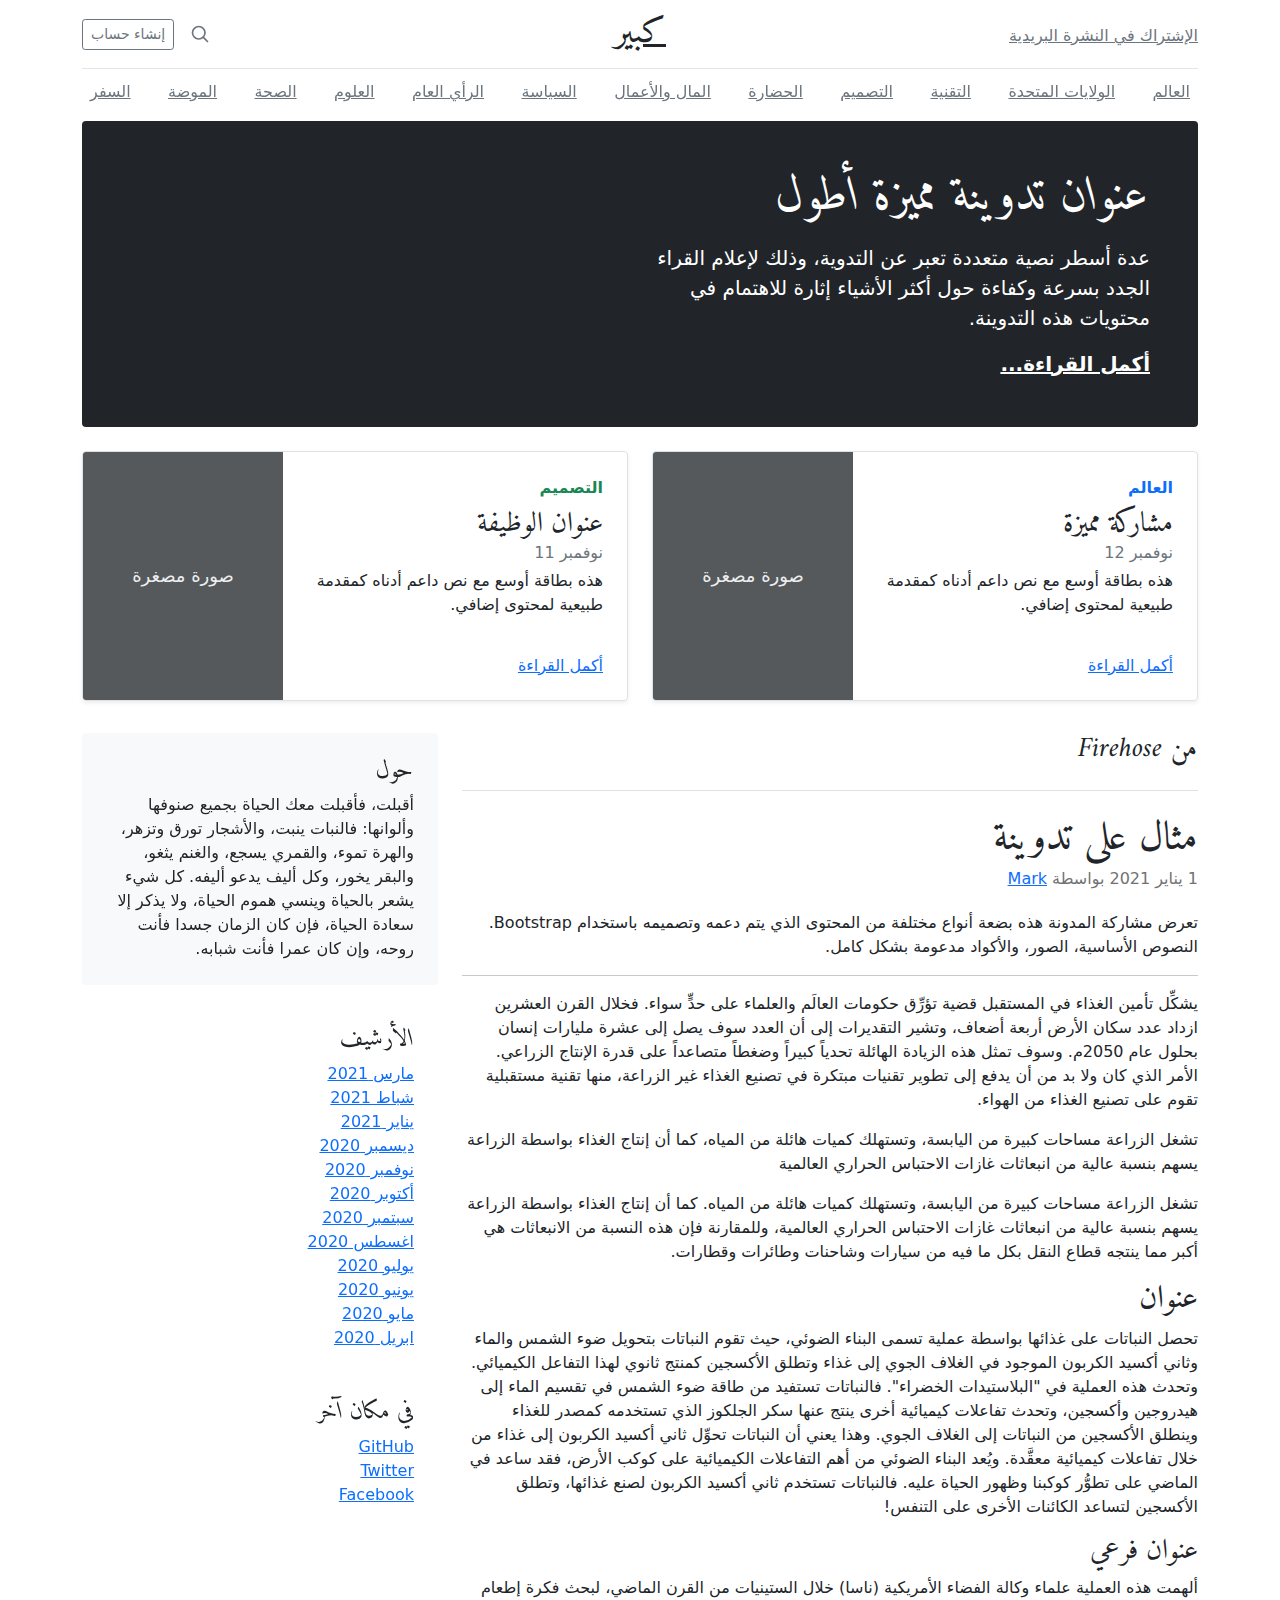
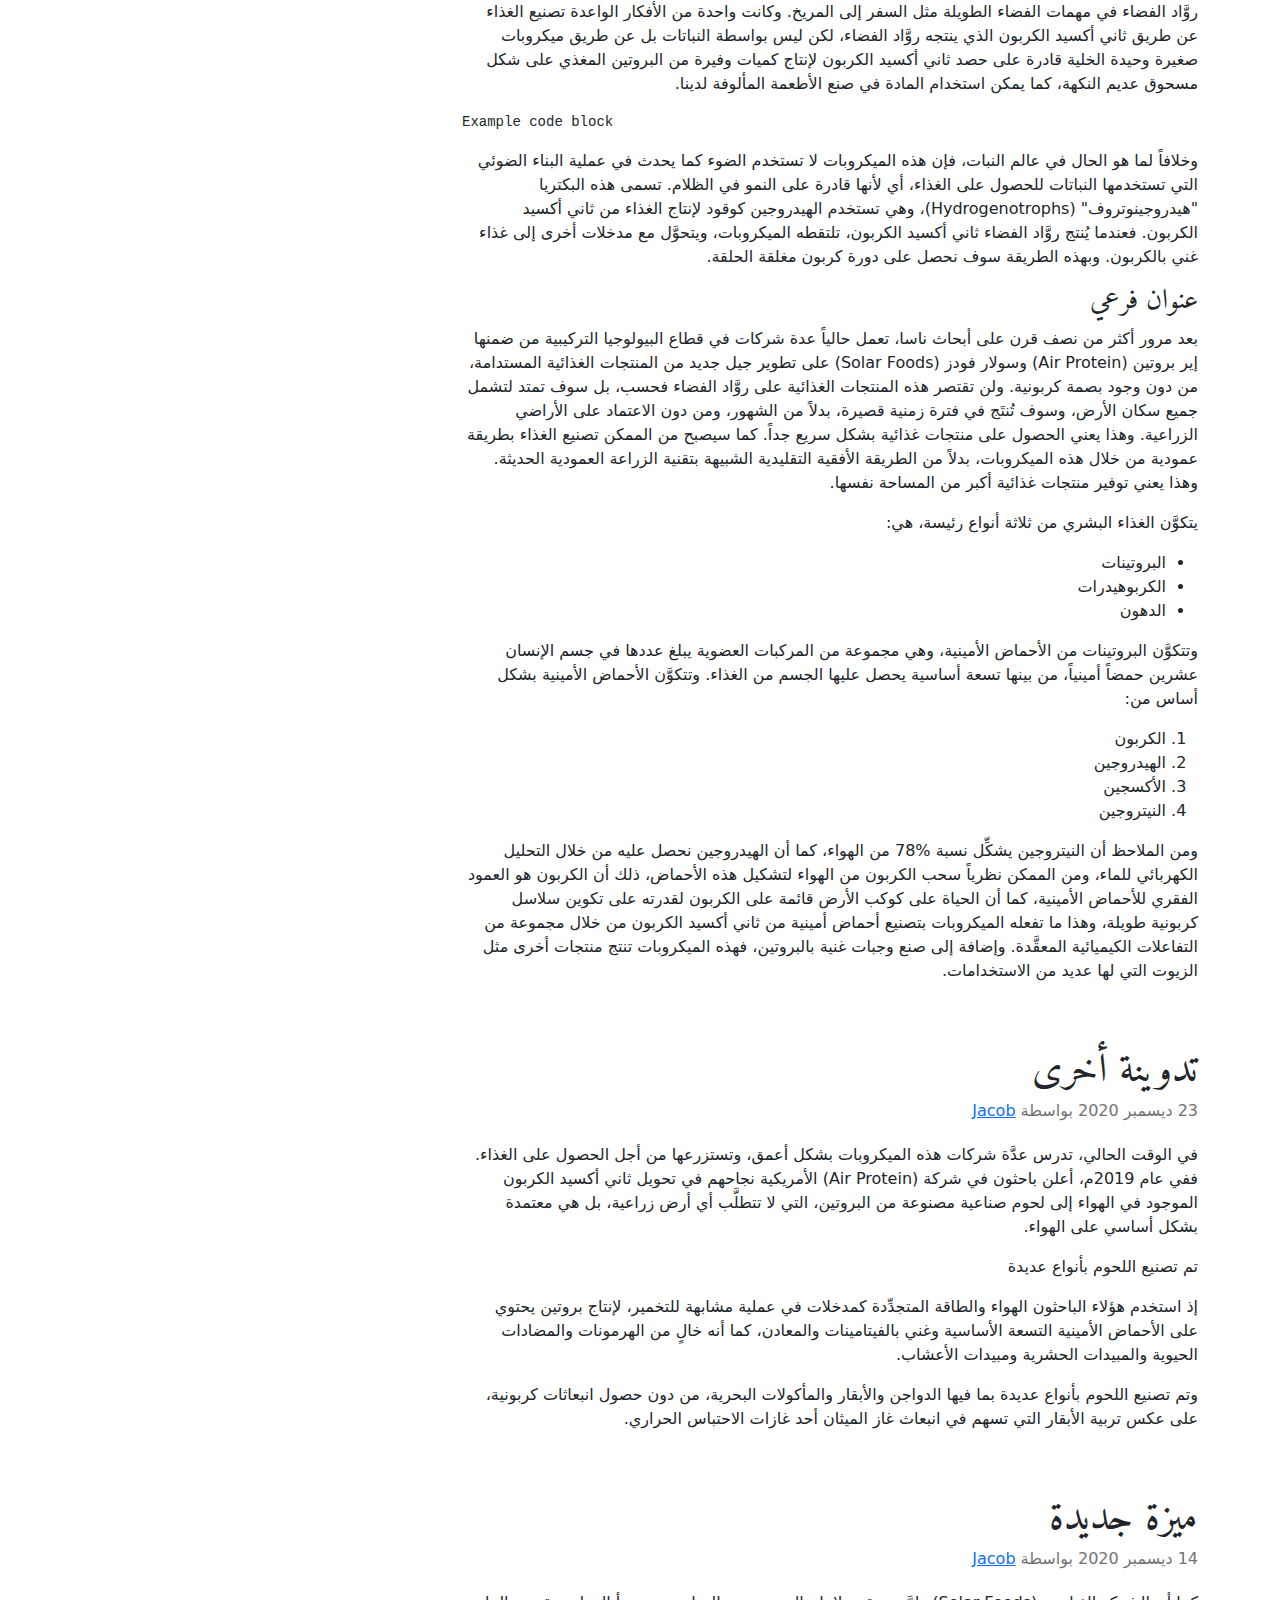
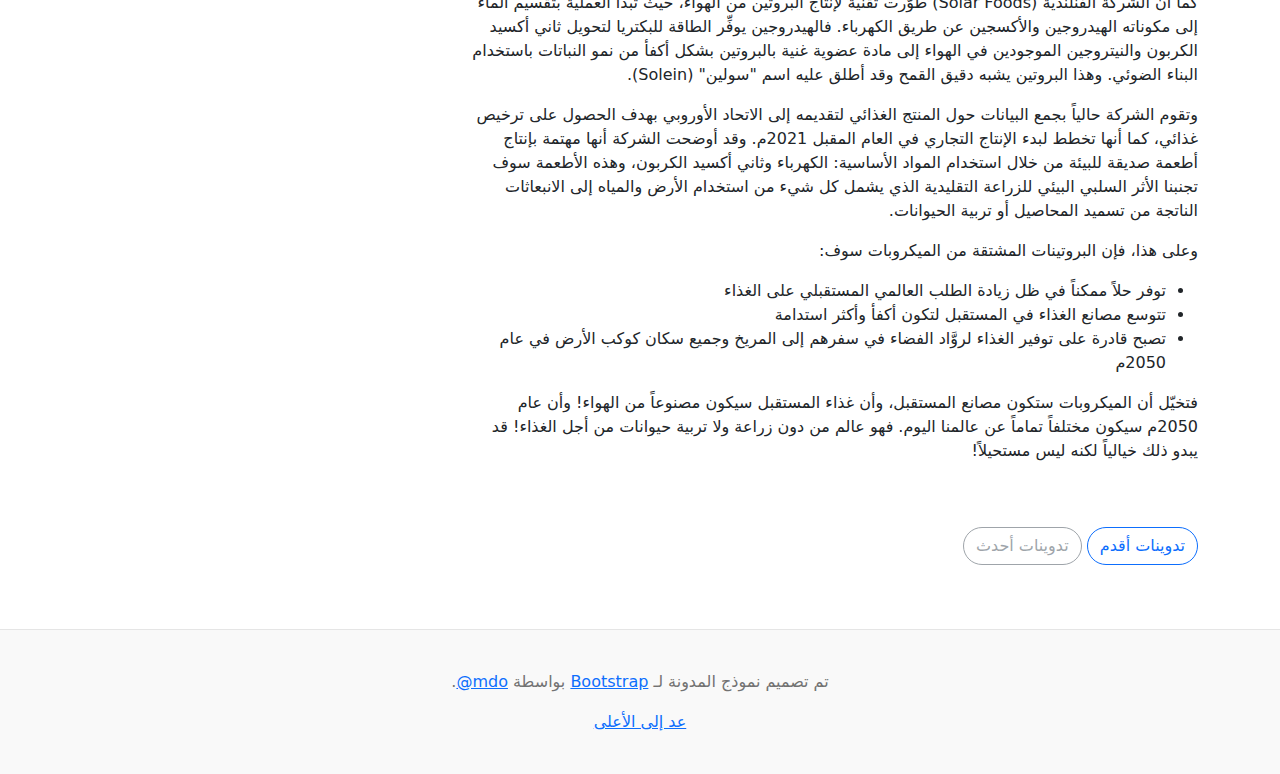
<file: blog-rtl/index.html>
<!doctype html>
<html lang="ar" dir="rtl">
  <head>
    <meta charset="utf-8">
    <meta name="viewport" content="width=device-width, initial-scale=1">
    <meta name="description" content="">
    <meta name="author" content="Mark Otto, Jacob Thornton, and Bootstrap contributors">
    <meta name="generator" content="Hugo 0.84.0">
    <title>قالب المدونة · Bootstrap v5.0</title>

    <link rel="canonical" href="https://getbootstrap.com/docs/5.0/examples/blog-rtl/">

    

    <!-- Bootstrap core CSS -->
<link href="../assets/dist/css/bootstrap.rtl.min.css" rel="stylesheet">

    <style>
      .bd-placeholder-img {
        font-size: 1.125rem;
        text-anchor: middle;
        -webkit-user-select: none;
        -moz-user-select: none;
        user-select: none;
      }

      @media (min-width: 768px) {
        .bd-placeholder-img-lg {
          font-size: 3.5rem;
        }
      }
    </style>

    
    <!-- Custom styles for this template -->
    <link href="https://fonts.googleapis.com/css?family=Amiri:wght@400;700&amp;display=swap" rel="stylesheet">
    <!-- Custom styles for this template -->
    <link href="../blog/blog.rtl.css" rel="stylesheet">
  </head>
  <body>
    
<div class="container">
  <header class="blog-header py-3">
    <div class="row flex-nowrap justify-content-between align-items-center">
      <div class="col-4 pt-1">
        <a class="link-secondary" href="#">الإشتراك في النشرة البريدية</a>
      </div>
      <div class="col-4 text-center">
        <a class="blog-header-logo text-dark" href="#">كبير</a>
      </div>
      <div class="col-4 d-flex justify-content-end align-items-center">
        <a class="link-secondary" href="#" aria-label="بحث">
          <svg xmlns="http://www.w3.org/2000/svg" width="20" height="20" fill="none" stroke="currentColor" stroke-linecap="round" stroke-linejoin="round" stroke-width="2" class="mx-3" role="img" viewBox="0 0 24 24"><title>بحث</title><circle cx="10.5" cy="10.5" r="7.5"/><path d="M21 21l-5.2-5.2"/></svg>
        </a>
        <a class="btn btn-sm btn-outline-secondary" href="#">إنشاء حساب</a>
      </div>
    </div>
  </header>

  <div class="nav-scroller py-1 mb-2">
    <nav class="nav d-flex justify-content-between">
      <a class="p-2 link-secondary" href="#">العالم</a>
      <a class="p-2 link-secondary" href="#">الولايات المتحدة</a>
      <a class="p-2 link-secondary" href="#">التقنية</a>
      <a class="p-2 link-secondary" href="#">التصميم</a>
      <a class="p-2 link-secondary" href="#">الحضارة</a>
      <a class="p-2 link-secondary" href="#">المال والأعمال</a>
      <a class="p-2 link-secondary" href="#">السياسة</a>
      <a class="p-2 link-secondary" href="#">الرأي العام</a>
      <a class="p-2 link-secondary" href="#">العلوم</a>
      <a class="p-2 link-secondary" href="#">الصحة</a>
      <a class="p-2 link-secondary" href="#">الموضة</a>
      <a class="p-2 link-secondary" href="#">السفر</a>
    </nav>
  </div>
</div>

<main class="container">
  <div class="p-4 p-md-5 mb-4 text-white rounded bg-dark">
    <div class="col-md-6 px-0">
      <h1 class="display-4 fst-italic">عنوان تدوينة مميزة أطول</h1>
      <p class="lead my-3">عدة أسطر نصية متعددة تعبر عن التدوية، وذلك لإعلام القراء الجدد بسرعة وكفاءة حول أكثر الأشياء إثارة للاهتمام في محتويات هذه التدوينة.</p>
      <p class="lead mb-0"><a href="#" class="text-white fw-bold">أكمل القراءة...</a></p>
    </div>
  </div>

  <div class="row mb-2">
    <div class="col-md-6">
      <div class="row g-0 border rounded overflow-hidden flex-md-row mb-4 shadow-sm h-md-250 position-relative">
        <div class="col p-4 d-flex flex-column position-static">
          <strong class="d-inline-block mb-2 text-primary">العالم</strong>
          <h3 class="mb-0">مشاركة مميزة</h3>
          <div class="mb-1 text-muted">نوفمبر 12</div>
          <p class="card-text mb-auto">هذه بطاقة أوسع مع نص داعم أدناه كمقدمة طبيعية لمحتوى إضافي.</p>
          <a href="#" class="stretched-link">أكمل القراءة</a>
        </div>
        <div class="col-auto d-none d-lg-block">
          <svg class="bd-placeholder-img" width="200" height="250" xmlns="http://www.w3.org/2000/svg" role="img" aria-label="Placeholder: صورة مصغرة" preserveAspectRatio="xMidYMid slice" focusable="false"><title>Placeholder</title><rect width="100%" height="100%" fill="#55595c"/><text x="50%" y="50%" fill="#eceeef" dy=".3em">صورة مصغرة</text></svg>

        </div>
      </div>
    </div>
    <div class="col-md-6">
      <div class="row g-0 border rounded overflow-hidden flex-md-row mb-4 shadow-sm h-md-250 position-relative">
        <div class="col p-4 d-flex flex-column position-static">
          <strong class="d-inline-block mb-2 text-success">التصميم</strong>
          <h3 class="mb-0">عنوان الوظيفة</h3>
          <div class="mb-1 text-muted">نوفمبر 11</div>
          <p class="mb-auto">هذه بطاقة أوسع مع نص داعم أدناه كمقدمة طبيعية لمحتوى إضافي.</p>
          <a href="#" class="stretched-link">أكمل القراءة</a>
        </div>
        <div class="col-auto d-none d-lg-block">
          <svg class="bd-placeholder-img" width="200" height="250" xmlns="http://www.w3.org/2000/svg" role="img" aria-label="Placeholder: صورة مصغرة" preserveAspectRatio="xMidYMid slice" focusable="false"><title>Placeholder</title><rect width="100%" height="100%" fill="#55595c"/><text x="50%" y="50%" fill="#eceeef" dy=".3em">صورة مصغرة</text></svg>

        </div>
      </div>
    </div>
  </div>

  <div class="row">
    <div class="col-md-8">
      <h3 class="pb-4 mb-4 fst-italic border-bottom">
        من Firehose
      </h3>

      <article class="blog-post">
        <h2 class="blog-post-title">مثال على تدوينة</h2>
        <p class="blog-post-meta">1 يناير 2021 بواسطة <a href="#"> Mark </a></p>

        <p>تعرض مشاركة المدونة هذه بضعة أنواع مختلفة من المحتوى الذي يتم دعمه وتصميمه باستخدام Bootstrap. النصوص الأساسية، الصور، والأكواد مدعومة بشكل كامل.</p>
        <hr>
        <p>يشكِّل تأمين الغذاء في المستقبل قضية تؤرِّق حكومات العالَم والعلماء على حدٍّ سواء. فخلال القرن العشرين ازداد عدد سكان الأرض أربعة أضعاف، وتشير التقديرات إلى أن العدد سوف يصل إلى عشرة مليارات إنسان بحلول عام 2050م. وسوف تمثل هذه الزيادة الهائلة تحدياً كبيراً وضغطاً متصاعداً على قدرة الإنتاج الزراعي. الأمر الذي كان ولا بد من أن يدفع إلى تطوير تقنيات مبتكرة في تصنيع الغذاء غير الزراعة، منها تقنية مستقبلية تقوم على تصنيع الغذاء من الهواء.</p>
        <blockquote>
          <p>تشغل الزراعة مساحات كبيرة من اليابسة، وتستهلك كميات هائلة من المياه، كما أن إنتاج الغذاء بواسطة الزراعة يسهم بنسبة عالية من انبعاثات غازات الاحتباس الحراري العالمية</p>
        </blockquote>
        <p>تشغل الزراعة مساحات كبيرة من اليابسة، وتستهلك كميات هائلة من المياه. كما أن إنتاج الغذاء بواسطة الزراعة يسهم بنسبة عالية من انبعاثات غازات الاحتباس الحراري العالمية، وللمقارنة فإن هذه النسبة من الانبعاثات هي أكبر مما ينتجه قطاع النقل بكل ما فيه من سيارات وشاحنات وطائرات وقطارات.</p>
        <h2>عنوان</h2>
        <p>تحصل النباتات على غذائها بواسطة عملية تسمى البناء الضوئي، حيث تقوم النباتات بتحويل ضوء الشمس والماء وثاني أكسيد الكربون الموجود في الغلاف الجوي إلى غذاء وتطلق الأكسجين كمنتج ثانوي لهذا التفاعل الكيميائي. وتحدث هذه العملية في "البلاستيدات الخضراء". فالنباتات تستفيد من طاقة ضوء الشمس في تقسيم الماء إلى هيدروجين وأكسجين، وتحدث تفاعلات كيميائية أخرى ينتج عنها سكر الجلكوز الذي تستخدمه كمصدر للغذاء وينطلق الأكسجين من النباتات إلى الغلاف الجوي. وهذا يعني أن النباتات تحوِّل ثاني أكسيد الكربون إلى غذاء من خلال تفاعلات كيميائية معقَّدة. ويُعد البناء الضوئي من أهم التفاعلات الكيميائية على كوكب الأرض، فقد ساعد في الماضي على تطوُّر كوكبنا وظهور الحياة عليه. فالنباتات تستخدم ثاني أكسيد الكربون لصنع غذائها، وتطلق الأكسجين لتساعد الكائنات الأخرى على التنفس!</p>
        <h3>عنوان فرعي</h3>
        <p>ألهمت هذه العملية علماء وكالة الفضاء الأمريكية (ناسا) خلال الستينيات من القرن الماضي، لبحث فكرة إطعام روَّاد الفضاء في مهمات الفضاء الطويلة مثل السفر إلى المريخ. وكانت واحدة من الأفكار الواعدة تصنيع الغذاء عن طريق ثاني أكسيد الكربون الذي ينتجه روَّاد الفضاء، لكن ليس بواسطة النباتات بل عن طريق ميكروبات صغيرة وحيدة الخلية قادرة على حصد ثاني أكسيد الكربون لإنتاج كميات وفيرة من البروتين المغذي على شكل مسحوق عديم النكهة، كما يمكن استخدام المادة في صنع الأطعمة المألوفة لدينا.</p>
        <pre><code>Example code block</code></pre>
        <p>وخلافاً لما هو الحال في عالم النبات، فإن هذه الميكروبات لا تستخدم الضوء كما يحدث في عملية البناء الضوئي التي تستخدمها النباتات للحصول على الغذاء، أي لأنها قادرة على النمو في الظلام. تسمى هذه البكتريا "هيدروجينوتروف" (Hydrogenotrophs)، وهي تستخدم الهيدروجين كوقود لإنتاج الغذاء من ثاني أكسيد الكربون. فعندما يُنتج روَّاد الفضاء ثاني أكسيد الكربون، تلتقطه الميكروبات، ويتحوَّل مع مدخلات أخرى إلى غذاء غني بالكربون. وبهذه الطريقة سوف نحصل على دورة كربون مغلقة الحلقة.</p>
        <h3>عنوان فرعي</h3>
        <p>بعد مرور أكثر من نصف قرن على أبحاث ناسا، تعمل حالياً عدة شركات في قطاع البيولوجيا التركيبية من ضمنها إير بروتين (Air Protein) وسولار فودز (Solar Foods) على تطوير جيل جديد من المنتجات الغذائية المستدامة، من دون وجود بصمة كربونية. ولن تقتصر هذه المنتجات الغذائية على روَّاد الفضاء فحسب، بل سوف تمتد لتشمل جميع سكان الأرض، وسوف تُنتَج في فترة زمنية قصيرة، بدلاً من الشهور، ومن دون الاعتماد على الأراضي الزراعية. وهذا يعني الحصول على منتجات غذائية بشكل سريع جداً. كما سيصبح من الممكن تصنيع الغذاء بطريقة عمودية من خلال هذه الميكروبات، بدلاً من الطريقة الأفقية التقليدية الشبيهة بتقنية الزراعة العمودية الحديثة. وهذا يعني توفير منتجات غذائية أكبر من المساحة نفسها.</p>
        <p>يتكوَّن الغذاء البشري من ثلاثة أنواع رئيسة، هي:</p>
        <ul>
          <li>البروتينات</li>
          <li>الكربوهيدرات</li>
          <li>الدهون</li>
        </ul>
        <p>وتتكوَّن البروتينات من الأحماض الأمينية، وهي مجموعة من المركبات العضوية يبلغ عددها في جسم الإنسان عشرين حمضاً أمينياً، من بينها تسعة أساسية يحصل عليها الجسم من الغذاء. وتتكوَّن الأحماض الأمينية بشكل أساس من:</p>
        <ol>
          <li>الكربون</li>
          <li>الهيدروجين</li>
          <li>الأكسجين</li>
          <li>النيتروجين</li>
        </ol>
        <p>ومن الملاحظ أن النيتروجين يشكِّل نسبة %78 من الهواء، كما أن الهيدروجين نحصل عليه من خلال التحليل الكهربائي للماء، ومن الممكن نظرياً سحب الكربون من الهواء لتشكيل هذه الأحماض، ذلك أن الكربون هو العمود الفقري للأحماض الأمينية، كما أن الحياة على كوكب الأرض قائمة على الكربون لقدرته على تكوين سلاسل كربونية طويلة، وهذا ما تفعله الميكروبات بتصنيع أحماض أمينية من ثاني أكسيد الكربون من خلال مجموعة من التفاعلات الكيميائية المعقَّدة. وإضافة إلى صنع وجبات غنية بالبروتين، فهذه الميكروبات تنتج منتجات أخرى مثل الزيوت التي لها عديد من الاستخدامات.</p>
      </article>

      <article class="blog-post">
        <h2 class="blog-post-title">تدوينة أخرى</h2>
        <p class="blog-post-meta">23 ديسمبر 2020 بواسطة <a href="#">Jacob</a></p>

        <p>في الوقت الحالي، تدرس عدَّة شركات هذه الميكروبات بشكل أعمق، وتستزرعها من أجل الحصول على الغذاء. ففي عام 2019م، أعلن باحثون في شركة (Air Protein) الأمريكية نجاحهم في تحويل ثاني أكسيد الكربون الموجود في الهواء إلى لحوم صناعية مصنوعة من البروتين، التي لا تتطلَّب أي أرض زراعية، بل هي معتمدة بشكل أساسي على الهواء.</p>
        <blockquote>
          <p>تم تصنيع اللحوم بأنواع عديدة</p>
        </blockquote>
        <p>إذ استخدم هؤلاء الباحثون الهواء والطاقة المتجدِّدة كمدخلات في عملية مشابهة للتخمير، لإنتاج بروتين يحتوي على الأحماض الأمينية التسعة الأساسية وغني بالفيتامينات والمعادن، كما أنه خالٍ من الهرمونات والمضادات الحيوية والمبيدات الحشرية ومبيدات الأعشاب.</p>
        <p> وتم تصنيع اللحوم بأنواع عديدة بما فيها الدواجن والأبقار والمأكولات البحرية، من دون حصول انبعاثات كربونية، على عكس تربية الأبقار التي تسهم في انبعاث غاز الميثان أحد غازات الاحتباس الحراري.</p>
      </article>

      <article class="blog-post">
        <h2 class="blog-post-title">ميزة جديدة</h2>
        <p class="blog-post-meta">14 ديسمبر 2020 بواسطة <a href="#">Jacob</a></p>

        <p>كما أن الشركة الفنلندية (Solar Foods) طوَّرت تقنية لإنتاج البروتين من الهواء، حيث تبدأ العملية بتقسيم الماء إلى مكوناته الهيدروجين والأكسجين عن طريق الكهرباء. فالهيدروجين يوفِّر الطاقة للبكتريا لتحويل ثاني أكسيد الكربون والنيتروجين الموجودين في الهواء إلى مادة عضوية غنية بالبروتين بشكل أكفأ من نمو النباتات باستخدام البناء الضوئي. وهذا البروتين يشبه دقيق القمح وقد أطلق عليه اسم "سولين" (Solein).</p>
        <p>وتقوم الشركة حالياً بجمع البيانات حول المنتج الغذائي لتقديمه إلى الاتحاد الأوروبي بهدف الحصول على ترخيص غذائي، كما أنها تخطط لبدء الإنتاج التجاري في العام المقبل 2021م. وقد أوضحت الشركة أنها مهتمة بإنتاج أطعمة صديقة للبيئة من خلال استخدام المواد الأساسية: الكهرباء وثاني أكسيد الكربون، وهذه الأطعمة سوف تجنبنا الأثر السلبي البيئي للزراعة التقليدية الذي يشمل كل شيء من استخدام الأرض والمياه إلى الانبعاثات الناتجة من تسميد المحاصيل أو تربية الحيوانات.</p>
        <p>وعلى هذا، فإن البروتينات المشتقة من الميكروبات سوف:</p>
        <ul>
          <li>توفر حلاً ممكناً في ظل زيادة الطلب العالمي المستقبلي على الغذاء</li>
          <li>تتوسع مصانع الغذاء في المستقبل لتكون أكفأ وأكثر استدامة</li>
          <li>تصبح قادرة على توفير الغذاء لروَّاد الفضاء في سفرهم إلى المريخ وجميع سكان كوكب الأرض في عام 2050م</li>
        </ul>
        <p>فتخيّل أن الميكروبات ستكون مصانع المستقبل، وأن غذاء المستقبل سيكون مصنوعاً من الهواء! وأن عام 2050م سيكون مختلفاً تماماً عن عالمنا اليوم. فهو عالم من دون زراعة ولا تربية حيوانات من أجل الغذاء! قد يبدو ذلك خيالياً لكنه ليس مستحيلاً!</p>
      </article>

      <nav class="blog-pagination" aria-label="Pagination">
        <a class="btn btn-outline-primary" href="#">تدوينات أقدم</a>
        <a class="btn btn-outline-secondary disabled" href="#" tabindex="-1" aria-disabled="true">تدوينات أحدث</a>
      </nav>

    </div>

    <div class="col-md-4">
      <div class="position-sticky" style="top: 2rem;">
        <div class="p-4 mb-3 bg-light rounded">
          <h4 class="fst-italic">حول</h4>
          <p class="mb-0">أقبلت، فأقبلت معك الحياة بجميع صنوفها وألوانها: فالنبات ينبت، والأشجار تورق وتزهر، والهرة تموء، والقمري يسجع، والغنم يثغو، والبقر يخور، وكل أليف يدعو أليفه. كل شيء يشعر بالحياة وينسي هموم الحياة، ولا يذكر إلا سعادة الحياة، فإن كان الزمان جسدا فأنت روحه، وإن كان عمرا فأنت شبابه.</p>
        </div>

        <div class="p-4">
          <h4 class="fst-italic">الأرشيف</h4>
          <ol class="list-unstyled mb-0">
            <li><a href="#">مارس 2021</a></li>
            <li><a href="#">شباط 2021</a></li>
            <li><a href="#">يناير 2021</a></li>
            <li><a href="#">ديسمبر 2020</a></li>
            <li><a href="#">نوفمبر 2020</a></li>
            <li><a href="#">أكتوبر 2020</a></li>
            <li><a href="#">سبتمبر 2020</a></li>
            <li><a href="#">اغسطس 2020</a></li>
            <li><a href="#">يوليو 2020</a></li>
            <li><a href="#">يونيو 2020</a></li>
            <li><a href="#">مايو 2020</a></li>
            <li><a href="#">ابريل 2020</a></li>
          </ol>
        </div>

        <div class="p-4">
          <h4 class="fst-italic">في مكان آخر</h4>
          <ol class="list-unstyled">
            <li><a href="#">GitHub</a></li>
            <li><a href="#">Twitter</a></li>
            <li><a href="#">Facebook</a></li>
          </ol>
        </div>
      </div>
    </div>
  </div>

</main>

<footer class="blog-footer">
  <p>تم تصميم نموذج المدونة لـ <a href="https://getbootstrap.com/">Bootstrap</a> بواسطة <a href="https://twitter.com/mdo"><bdi lang="en" dir="ltr">@mdo</bdi></a>.</p>
  <p>
    <a href="#">عد إلى الأعلى</a>
  </p>
</footer>


    
  </body>
</html>
</file>
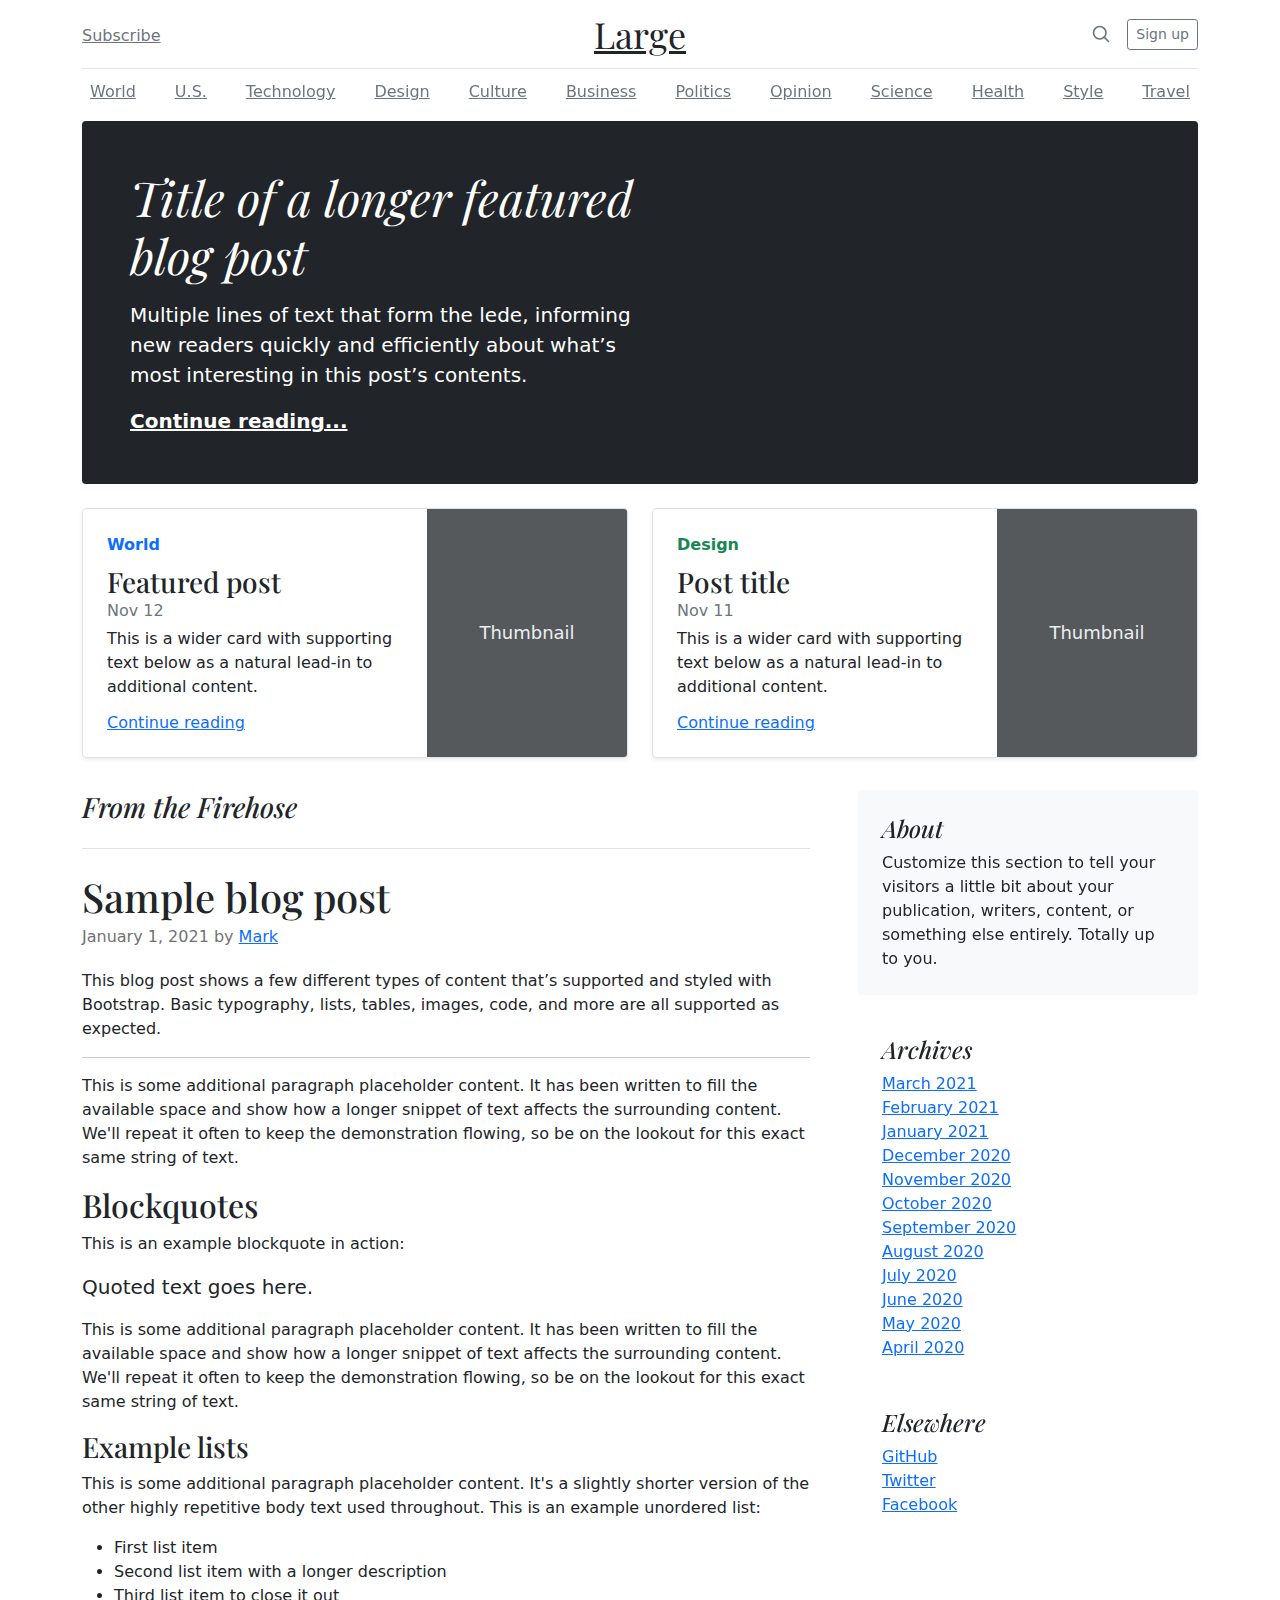
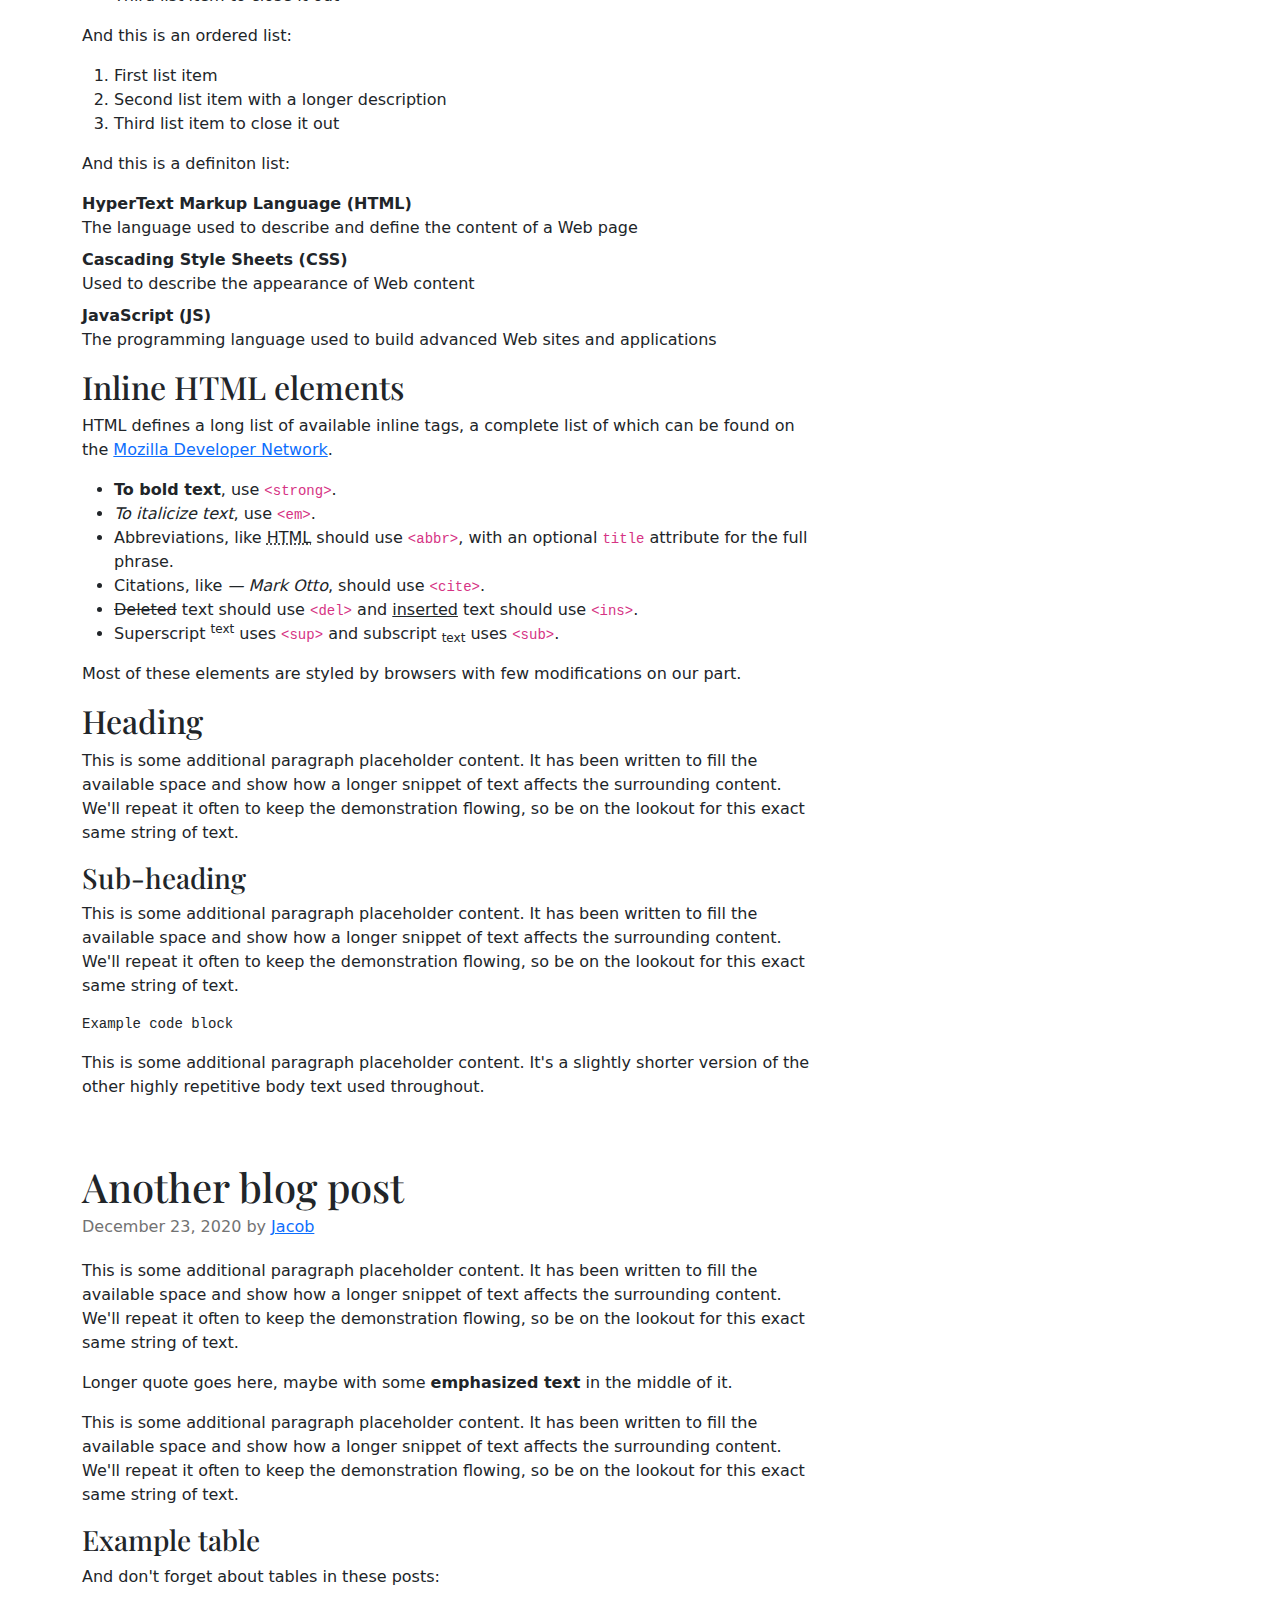
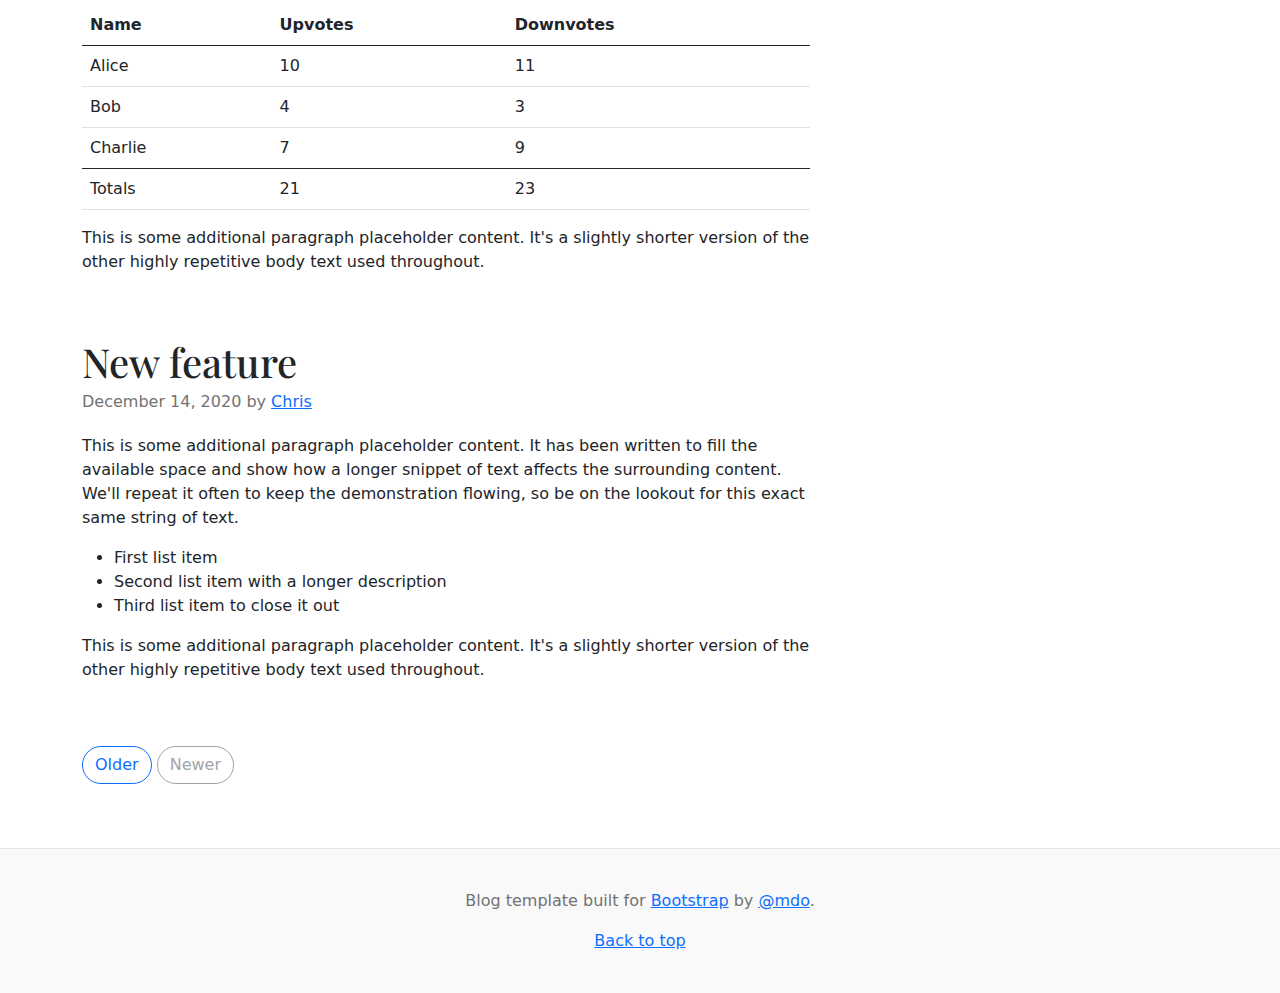
<file: blog/index.html>
<!doctype html>
<html lang="en">
  <head>
    <meta charset="utf-8">
    <meta name="viewport" content="width=device-width, initial-scale=1">
    <meta name="description" content="">
    <meta name="author" content="Mark Otto, Jacob Thornton, and Bootstrap contributors">
    <meta name="generator" content="Hugo 0.84.0">
    <title>Blog Template · Bootstrap v5.0</title>

    <link rel="canonical" href="https://getbootstrap.com/docs/5.0/examples/blog/">

    

    <!-- Bootstrap core CSS -->
<link href="../assets/dist/css/bootstrap.min.css" rel="stylesheet">

    <style>
      .bd-placeholder-img {
        font-size: 1.125rem;
        text-anchor: middle;
        -webkit-user-select: none;
        -moz-user-select: none;
        user-select: none;
      }

      @media (min-width: 768px) {
        .bd-placeholder-img-lg {
          font-size: 3.5rem;
        }
      }
    </style>

    
    <!-- Custom styles for this template -->
    <link href="https://fonts.googleapis.com/css?family=Playfair&#43;Display:700,900&amp;display=swap" rel="stylesheet">
    <!-- Custom styles for this template -->
    <link href="blog.css" rel="stylesheet">
  </head>
  <body>
    
<div class="container">
  <header class="blog-header py-3">
    <div class="row flex-nowrap justify-content-between align-items-center">
      <div class="col-4 pt-1">
        <a class="link-secondary" href="#">Subscribe</a>
      </div>
      <div class="col-4 text-center">
        <a class="blog-header-logo text-dark" href="#">Large</a>
      </div>
      <div class="col-4 d-flex justify-content-end align-items-center">
        <a class="link-secondary" href="#" aria-label="Search">
          <svg xmlns="http://www.w3.org/2000/svg" width="20" height="20" fill="none" stroke="currentColor" stroke-linecap="round" stroke-linejoin="round" stroke-width="2" class="mx-3" role="img" viewBox="0 0 24 24"><title>Search</title><circle cx="10.5" cy="10.5" r="7.5"/><path d="M21 21l-5.2-5.2"/></svg>
        </a>
        <a class="btn btn-sm btn-outline-secondary" href="#">Sign up</a>
      </div>
    </div>
  </header>

  <div class="nav-scroller py-1 mb-2">
    <nav class="nav d-flex justify-content-between">
      <a class="p-2 link-secondary" href="#">World</a>
      <a class="p-2 link-secondary" href="#">U.S.</a>
      <a class="p-2 link-secondary" href="#">Technology</a>
      <a class="p-2 link-secondary" href="#">Design</a>
      <a class="p-2 link-secondary" href="#">Culture</a>
      <a class="p-2 link-secondary" href="#">Business</a>
      <a class="p-2 link-secondary" href="#">Politics</a>
      <a class="p-2 link-secondary" href="#">Opinion</a>
      <a class="p-2 link-secondary" href="#">Science</a>
      <a class="p-2 link-secondary" href="#">Health</a>
      <a class="p-2 link-secondary" href="#">Style</a>
      <a class="p-2 link-secondary" href="#">Travel</a>
    </nav>
  </div>
</div>

<main class="container">
  <div class="p-4 p-md-5 mb-4 text-white rounded bg-dark">
    <div class="col-md-6 px-0">
      <h1 class="display-4 fst-italic">Title of a longer featured blog post</h1>
      <p class="lead my-3">Multiple lines of text that form the lede, informing new readers quickly and efficiently about what’s most interesting in this post’s contents.</p>
      <p class="lead mb-0"><a href="#" class="text-white fw-bold">Continue reading...</a></p>
    </div>
  </div>

  <div class="row mb-2">
    <div class="col-md-6">
      <div class="row g-0 border rounded overflow-hidden flex-md-row mb-4 shadow-sm h-md-250 position-relative">
        <div class="col p-4 d-flex flex-column position-static">
          <strong class="d-inline-block mb-2 text-primary">World</strong>
          <h3 class="mb-0">Featured post</h3>
          <div class="mb-1 text-muted">Nov 12</div>
          <p class="card-text mb-auto">This is a wider card with supporting text below as a natural lead-in to additional content.</p>
          <a href="#" class="stretched-link">Continue reading</a>
        </div>
        <div class="col-auto d-none d-lg-block">
          <svg class="bd-placeholder-img" width="200" height="250" xmlns="http://www.w3.org/2000/svg" role="img" aria-label="Placeholder: Thumbnail" preserveAspectRatio="xMidYMid slice" focusable="false"><title>Placeholder</title><rect width="100%" height="100%" fill="#55595c"/><text x="50%" y="50%" fill="#eceeef" dy=".3em">Thumbnail</text></svg>

        </div>
      </div>
    </div>
    <div class="col-md-6">
      <div class="row g-0 border rounded overflow-hidden flex-md-row mb-4 shadow-sm h-md-250 position-relative">
        <div class="col p-4 d-flex flex-column position-static">
          <strong class="d-inline-block mb-2 text-success">Design</strong>
          <h3 class="mb-0">Post title</h3>
          <div class="mb-1 text-muted">Nov 11</div>
          <p class="mb-auto">This is a wider card with supporting text below as a natural lead-in to additional content.</p>
          <a href="#" class="stretched-link">Continue reading</a>
        </div>
        <div class="col-auto d-none d-lg-block">
          <svg class="bd-placeholder-img" width="200" height="250" xmlns="http://www.w3.org/2000/svg" role="img" aria-label="Placeholder: Thumbnail" preserveAspectRatio="xMidYMid slice" focusable="false"><title>Placeholder</title><rect width="100%" height="100%" fill="#55595c"/><text x="50%" y="50%" fill="#eceeef" dy=".3em">Thumbnail</text></svg>

        </div>
      </div>
    </div>
  </div>

  <div class="row g-5">
    <div class="col-md-8">
      <h3 class="pb-4 mb-4 fst-italic border-bottom">
        From the Firehose
      </h3>

      <article class="blog-post">
        <h2 class="blog-post-title">Sample blog post</h2>
        <p class="blog-post-meta">January 1, 2021 by <a href="#">Mark</a></p>

        <p>This blog post shows a few different types of content that’s supported and styled with Bootstrap. Basic typography, lists, tables, images, code, and more are all supported as expected.</p>
        <hr>
        <p>This is some additional paragraph placeholder content. It has been written to fill the available space and show how a longer snippet of text affects the surrounding content. We'll repeat it often to keep the demonstration flowing, so be on the lookout for this exact same string of text.</p>
        <h2>Blockquotes</h2>
        <p>This is an example blockquote in action:</p>
        <blockquote class="blockquote">
          <p>Quoted text goes here.</p>
        </blockquote>
        <p>This is some additional paragraph placeholder content. It has been written to fill the available space and show how a longer snippet of text affects the surrounding content. We'll repeat it often to keep the demonstration flowing, so be on the lookout for this exact same string of text.</p>
        <h3>Example lists</h3>
        <p>This is some additional paragraph placeholder content. It's a slightly shorter version of the other highly repetitive body text used throughout. This is an example unordered list:</p>
        <ul>
          <li>First list item</li>
          <li>Second list item with a longer description</li>
          <li>Third list item to close it out</li>
        </ul>
        <p>And this is an ordered list:</p>
        <ol>
          <li>First list item</li>
          <li>Second list item with a longer description</li>
          <li>Third list item to close it out</li>
        </ol>
        <p>And this is a definiton list:</p>
        <dl>
          <dt>HyperText Markup Language (HTML)</dt>
          <dd>The language used to describe and define the content of a Web page</dd>
          <dt>Cascading Style Sheets (CSS)</dt>
          <dd>Used to describe the appearance of Web content</dd>
          <dt>JavaScript (JS)</dt>
          <dd>The programming language used to build advanced Web sites and applications</dd>
        </dl>
        <h2>Inline HTML elements</h2>
        <p>HTML defines a long list of available inline tags, a complete list of which can be found on the <a href="https://developer.mozilla.org/en-US/docs/Web/HTML/Element">Mozilla Developer Network</a>.</p>
        <ul>
          <li><strong>To bold text</strong>, use <code class="language-plaintext highlighter-rouge">&lt;strong&gt;</code>.</li>
          <li><em>To italicize text</em>, use <code class="language-plaintext highlighter-rouge">&lt;em&gt;</code>.</li>
          <li>Abbreviations, like <abbr title="HyperText Markup Langage">HTML</abbr> should use <code class="language-plaintext highlighter-rouge">&lt;abbr&gt;</code>, with an optional <code class="language-plaintext highlighter-rouge">title</code> attribute for the full phrase.</li>
          <li>Citations, like <cite>— Mark Otto</cite>, should use <code class="language-plaintext highlighter-rouge">&lt;cite&gt;</code>.</li>
          <li><del>Deleted</del> text should use <code class="language-plaintext highlighter-rouge">&lt;del&gt;</code> and <ins>inserted</ins> text should use <code class="language-plaintext highlighter-rouge">&lt;ins&gt;</code>.</li>
          <li>Superscript <sup>text</sup> uses <code class="language-plaintext highlighter-rouge">&lt;sup&gt;</code> and subscript <sub>text</sub> uses <code class="language-plaintext highlighter-rouge">&lt;sub&gt;</code>.</li>
        </ul>
        <p>Most of these elements are styled by browsers with few modifications on our part.</p>
        <h2>Heading</h2>
        <p>This is some additional paragraph placeholder content. It has been written to fill the available space and show how a longer snippet of text affects the surrounding content. We'll repeat it often to keep the demonstration flowing, so be on the lookout for this exact same string of text.</p>
        <h3>Sub-heading</h3>
        <p>This is some additional paragraph placeholder content. It has been written to fill the available space and show how a longer snippet of text affects the surrounding content. We'll repeat it often to keep the demonstration flowing, so be on the lookout for this exact same string of text.</p>
        <pre><code>Example code block</code></pre>
        <p>This is some additional paragraph placeholder content. It's a slightly shorter version of the other highly repetitive body text used throughout.</p>
      </article>

      <article class="blog-post">
        <h2 class="blog-post-title">Another blog post</h2>
        <p class="blog-post-meta">December 23, 2020 by <a href="#">Jacob</a></p>

        <p>This is some additional paragraph placeholder content. It has been written to fill the available space and show how a longer snippet of text affects the surrounding content. We'll repeat it often to keep the demonstration flowing, so be on the lookout for this exact same string of text.</p>
        <blockquote>
          <p>Longer quote goes here, maybe with some <strong>emphasized text</strong> in the middle of it.</p>
        </blockquote>
        <p>This is some additional paragraph placeholder content. It has been written to fill the available space and show how a longer snippet of text affects the surrounding content. We'll repeat it often to keep the demonstration flowing, so be on the lookout for this exact same string of text.</p>
        <h3>Example table</h3>
        <p>And don't forget about tables in these posts:</p>
        <table class="table">
          <thead>
            <tr>
              <th>Name</th>
              <th>Upvotes</th>
              <th>Downvotes</th>
            </tr>
          </thead>
          <tbody>
            <tr>
              <td>Alice</td>
              <td>10</td>
              <td>11</td>
            </tr>
            <tr>
              <td>Bob</td>
              <td>4</td>
              <td>3</td>
            </tr>
            <tr>
              <td>Charlie</td>
              <td>7</td>
              <td>9</td>
            </tr>
          </tbody>
          <tfoot>
            <tr>
              <td>Totals</td>
              <td>21</td>
              <td>23</td>
            </tr>
          </tfoot>
        </table>

        <p>This is some additional paragraph placeholder content. It's a slightly shorter version of the other highly repetitive body text used throughout.</p>
      </article>

      <article class="blog-post">
        <h2 class="blog-post-title">New feature</h2>
        <p class="blog-post-meta">December 14, 2020 by <a href="#">Chris</a></p>

        <p>This is some additional paragraph placeholder content. It has been written to fill the available space and show how a longer snippet of text affects the surrounding content. We'll repeat it often to keep the demonstration flowing, so be on the lookout for this exact same string of text.</p>
        <ul>
          <li>First list item</li>
          <li>Second list item with a longer description</li>
          <li>Third list item to close it out</li>
        </ul>
        <p>This is some additional paragraph placeholder content. It's a slightly shorter version of the other highly repetitive body text used throughout.</p>
      </article>

      <nav class="blog-pagination" aria-label="Pagination">
        <a class="btn btn-outline-primary" href="#">Older</a>
        <a class="btn btn-outline-secondary disabled" href="#" tabindex="-1" aria-disabled="true">Newer</a>
      </nav>

    </div>

    <div class="col-md-4">
      <div class="position-sticky" style="top: 2rem;">
        <div class="p-4 mb-3 bg-light rounded">
          <h4 class="fst-italic">About</h4>
          <p class="mb-0">Customize this section to tell your visitors a little bit about your publication, writers, content, or something else entirely. Totally up to you.</p>
        </div>

        <div class="p-4">
          <h4 class="fst-italic">Archives</h4>
          <ol class="list-unstyled mb-0">
            <li><a href="#">March 2021</a></li>
            <li><a href="#">February 2021</a></li>
            <li><a href="#">January 2021</a></li>
            <li><a href="#">December 2020</a></li>
            <li><a href="#">November 2020</a></li>
            <li><a href="#">October 2020</a></li>
            <li><a href="#">September 2020</a></li>
            <li><a href="#">August 2020</a></li>
            <li><a href="#">July 2020</a></li>
            <li><a href="#">June 2020</a></li>
            <li><a href="#">May 2020</a></li>
            <li><a href="#">April 2020</a></li>
          </ol>
        </div>

        <div class="p-4">
          <h4 class="fst-italic">Elsewhere</h4>
          <ol class="list-unstyled">
            <li><a href="#">GitHub</a></li>
            <li><a href="#">Twitter</a></li>
            <li><a href="#">Facebook</a></li>
          </ol>
        </div>
      </div>
    </div>
  </div>

</main>

<footer class="blog-footer">
  <p>Blog template built for <a href="https://getbootstrap.com/">Bootstrap</a> by <a href="https://twitter.com/mdo">@mdo</a>.</p>
  <p>
    <a href="#">Back to top</a>
  </p>
</footer>


    
  </body>
</html>
</file>
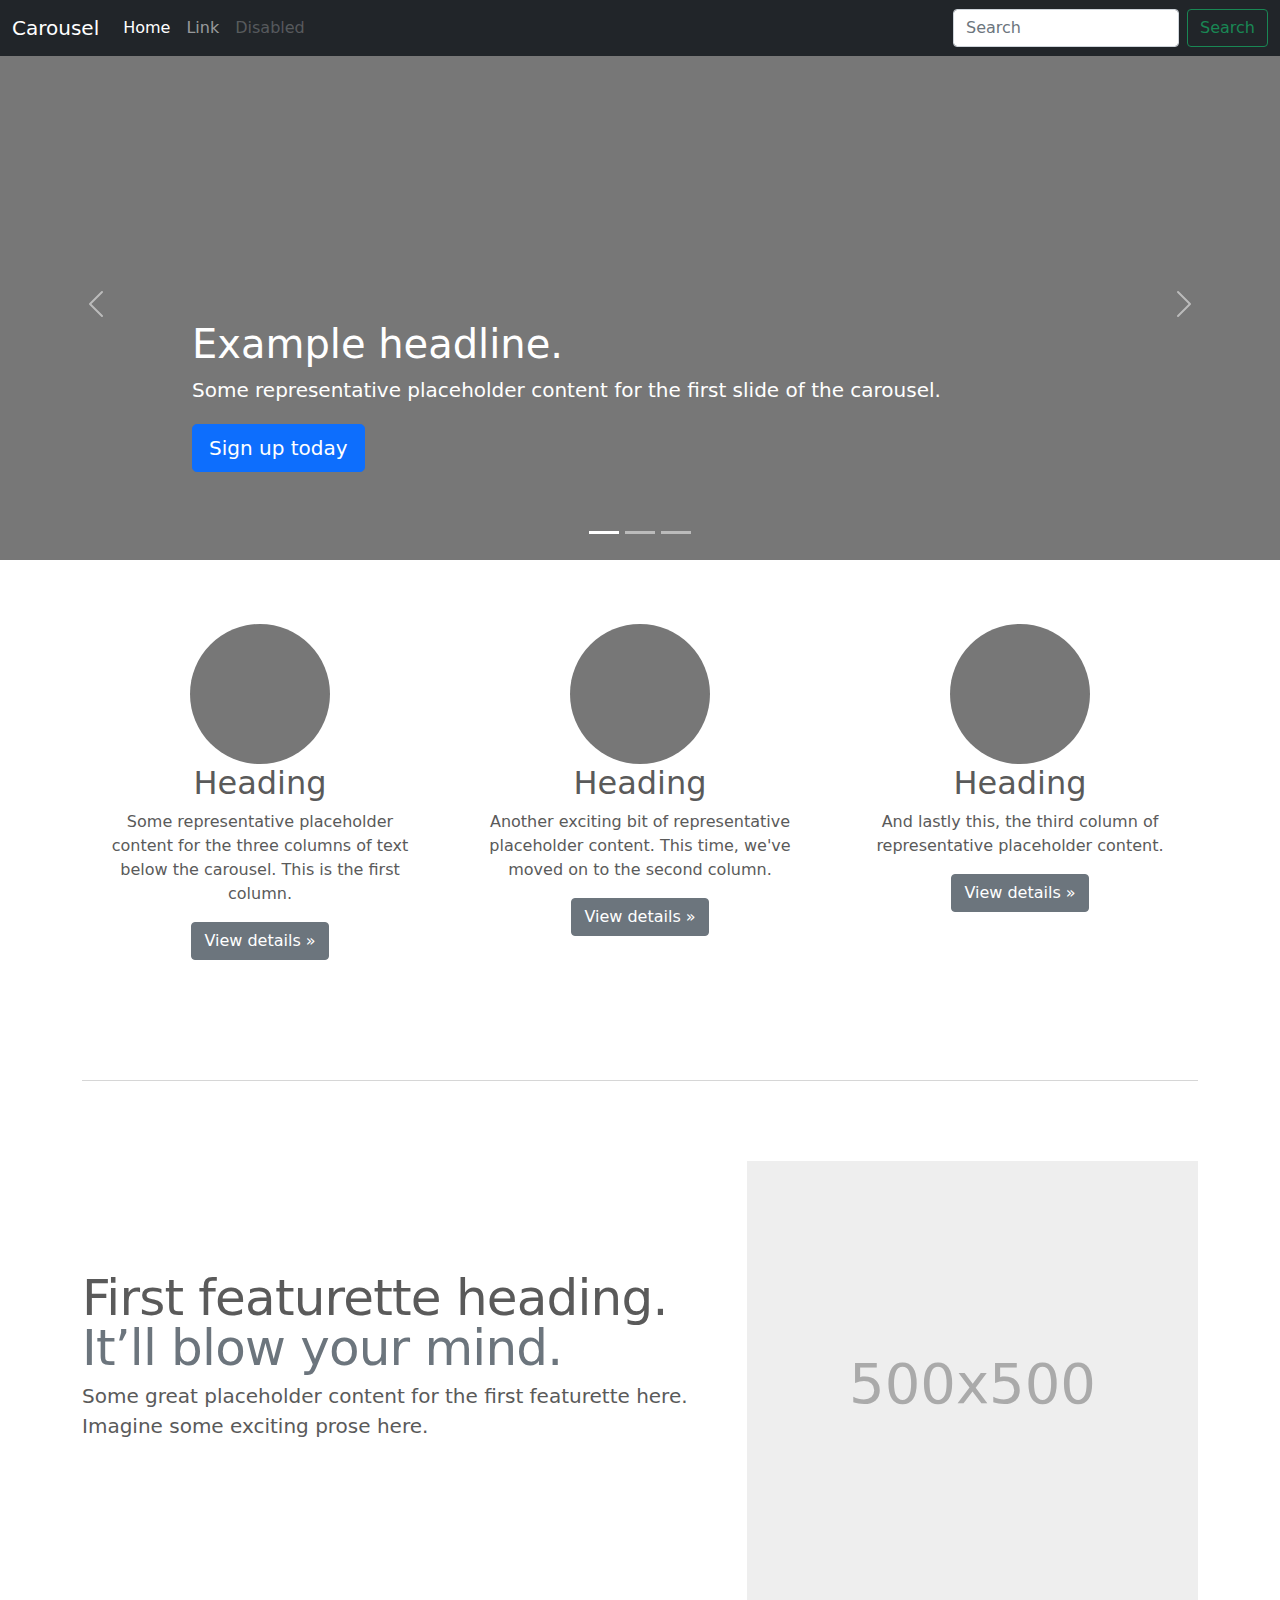
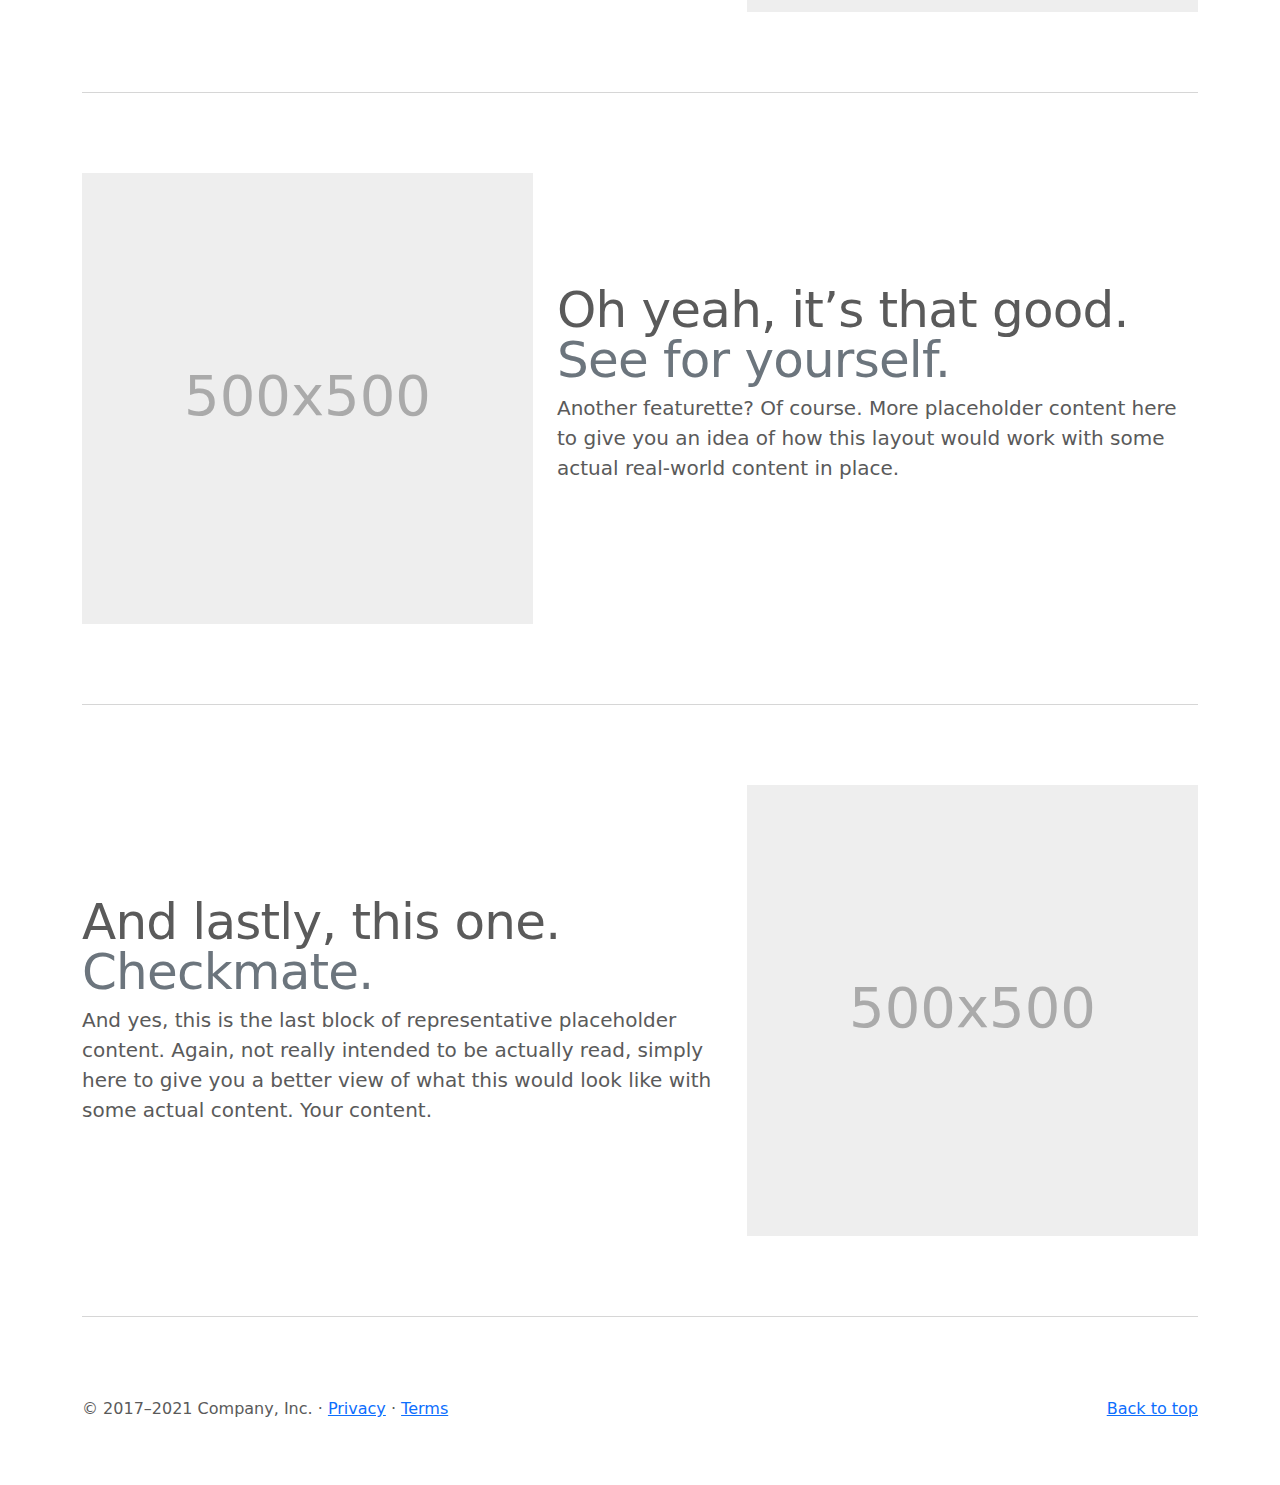
<file: carousel/index.html>
<!doctype html>
<html lang="en">
  <head>
    <meta charset="utf-8">
    <meta name="viewport" content="width=device-width, initial-scale=1">
    <meta name="description" content="">
    <meta name="author" content="Mark Otto, Jacob Thornton, and Bootstrap contributors">
    <meta name="generator" content="Hugo 0.84.0">
    <title>Carousel Template · Bootstrap v5.0</title>

    <link rel="canonical" href="https://getbootstrap.com/docs/5.0/examples/carousel/">

    

    <!-- Bootstrap core CSS -->
<link href="../assets/dist/css/bootstrap.min.css" rel="stylesheet">

    <style>
      .bd-placeholder-img {
        font-size: 1.125rem;
        text-anchor: middle;
        -webkit-user-select: none;
        -moz-user-select: none;
        user-select: none;
      }

      @media (min-width: 768px) {
        .bd-placeholder-img-lg {
          font-size: 3.5rem;
        }
      }
    </style>

    
    <!-- Custom styles for this template -->
    <link href="carousel.css" rel="stylesheet">
  </head>
  <body>
    
<header>
  <nav class="navbar navbar-expand-md navbar-dark fixed-top bg-dark">
    <div class="container-fluid">
      <a class="navbar-brand" href="#">Carousel</a>
      <button class="navbar-toggler" type="button" data-bs-toggle="collapse" data-bs-target="#navbarCollapse" aria-controls="navbarCollapse" aria-expanded="false" aria-label="Toggle navigation">
        <span class="navbar-toggler-icon"></span>
      </button>
      <div class="collapse navbar-collapse" id="navbarCollapse">
        <ul class="navbar-nav me-auto mb-2 mb-md-0">
          <li class="nav-item">
            <a class="nav-link active" aria-current="page" href="#">Home</a>
          </li>
          <li class="nav-item">
            <a class="nav-link" href="#">Link</a>
          </li>
          <li class="nav-item">
            <a class="nav-link disabled" href="#" tabindex="-1" aria-disabled="true">Disabled</a>
          </li>
        </ul>
        <form class="d-flex">
          <input class="form-control me-2" type="search" placeholder="Search" aria-label="Search">
          <button class="btn btn-outline-success" type="submit">Search</button>
        </form>
      </div>
    </div>
  </nav>
</header>

<main>

  <div id="myCarousel" class="carousel slide" data-bs-ride="carousel">
    <div class="carousel-indicators">
      <button type="button" data-bs-target="#myCarousel" data-bs-slide-to="0" class="active" aria-current="true" aria-label="Slide 1"></button>
      <button type="button" data-bs-target="#myCarousel" data-bs-slide-to="1" aria-label="Slide 2"></button>
      <button type="button" data-bs-target="#myCarousel" data-bs-slide-to="2" aria-label="Slide 3"></button>
    </div>
    <div class="carousel-inner">
      <div class="carousel-item active">
        <svg class="bd-placeholder-img" width="100%" height="100%" xmlns="http://www.w3.org/2000/svg" aria-hidden="true" preserveAspectRatio="xMidYMid slice" focusable="false"><rect width="100%" height="100%" fill="#777"/></svg>

        <div class="container">
          <div class="carousel-caption text-start">
            <h1>Example headline.</h1>
            <p>Some representative placeholder content for the first slide of the carousel.</p>
            <p><a class="btn btn-lg btn-primary" href="#">Sign up today</a></p>
          </div>
        </div>
      </div>
      <div class="carousel-item">
        <svg class="bd-placeholder-img" width="100%" height="100%" xmlns="http://www.w3.org/2000/svg" aria-hidden="true" preserveAspectRatio="xMidYMid slice" focusable="false"><rect width="100%" height="100%" fill="#777"/></svg>

        <div class="container">
          <div class="carousel-caption">
            <h1>Another example headline.</h1>
            <p>Some representative placeholder content for the second slide of the carousel.</p>
            <p><a class="btn btn-lg btn-primary" href="#">Learn more</a></p>
          </div>
        </div>
      </div>
      <div class="carousel-item">
        <svg class="bd-placeholder-img" width="100%" height="100%" xmlns="http://www.w3.org/2000/svg" aria-hidden="true" preserveAspectRatio="xMidYMid slice" focusable="false"><rect width="100%" height="100%" fill="#777"/></svg>

        <div class="container">
          <div class="carousel-caption text-end">
            <h1>One more for good measure.</h1>
            <p>Some representative placeholder content for the third slide of this carousel.</p>
            <p><a class="btn btn-lg btn-primary" href="#">Browse gallery</a></p>
          </div>
        </div>
      </div>
    </div>
    <button class="carousel-control-prev" type="button" data-bs-target="#myCarousel" data-bs-slide="prev">
      <span class="carousel-control-prev-icon" aria-hidden="true"></span>
      <span class="visually-hidden">Previous</span>
    </button>
    <button class="carousel-control-next" type="button" data-bs-target="#myCarousel" data-bs-slide="next">
      <span class="carousel-control-next-icon" aria-hidden="true"></span>
      <span class="visually-hidden">Next</span>
    </button>
  </div>


  <!-- Marketing messaging and featurettes
  ================================================== -->
  <!-- Wrap the rest of the page in another container to center all the content. -->

  <div class="container marketing">

    <!-- Three columns of text below the carousel -->
    <div class="row">
      <div class="col-lg-4">
        <svg class="bd-placeholder-img rounded-circle" width="140" height="140" xmlns="http://www.w3.org/2000/svg" role="img" aria-label="Placeholder: 140x140" preserveAspectRatio="xMidYMid slice" focusable="false"><title>Placeholder</title><rect width="100%" height="100%" fill="#777"/><text x="50%" y="50%" fill="#777" dy=".3em">140x140</text></svg>

        <h2>Heading</h2>
        <p>Some representative placeholder content for the three columns of text below the carousel. This is the first column.</p>
        <p><a class="btn btn-secondary" href="#">View details &raquo;</a></p>
      </div><!-- /.col-lg-4 -->
      <div class="col-lg-4">
        <svg class="bd-placeholder-img rounded-circle" width="140" height="140" xmlns="http://www.w3.org/2000/svg" role="img" aria-label="Placeholder: 140x140" preserveAspectRatio="xMidYMid slice" focusable="false"><title>Placeholder</title><rect width="100%" height="100%" fill="#777"/><text x="50%" y="50%" fill="#777" dy=".3em">140x140</text></svg>

        <h2>Heading</h2>
        <p>Another exciting bit of representative placeholder content. This time, we've moved on to the second column.</p>
        <p><a class="btn btn-secondary" href="#">View details &raquo;</a></p>
      </div><!-- /.col-lg-4 -->
      <div class="col-lg-4">
        <svg class="bd-placeholder-img rounded-circle" width="140" height="140" xmlns="http://www.w3.org/2000/svg" role="img" aria-label="Placeholder: 140x140" preserveAspectRatio="xMidYMid slice" focusable="false"><title>Placeholder</title><rect width="100%" height="100%" fill="#777"/><text x="50%" y="50%" fill="#777" dy=".3em">140x140</text></svg>

        <h2>Heading</h2>
        <p>And lastly this, the third column of representative placeholder content.</p>
        <p><a class="btn btn-secondary" href="#">View details &raquo;</a></p>
      </div><!-- /.col-lg-4 -->
    </div><!-- /.row -->


    <!-- START THE FEATURETTES -->

    <hr class="featurette-divider">

    <div class="row featurette">
      <div class="col-md-7">
        <h2 class="featurette-heading">First featurette heading. <span class="text-muted">It’ll blow your mind.</span></h2>
        <p class="lead">Some great placeholder content for the first featurette here. Imagine some exciting prose here.</p>
      </div>
      <div class="col-md-5">
        <svg class="bd-placeholder-img bd-placeholder-img-lg featurette-image img-fluid mx-auto" width="500" height="500" xmlns="http://www.w3.org/2000/svg" role="img" aria-label="Placeholder: 500x500" preserveAspectRatio="xMidYMid slice" focusable="false"><title>Placeholder</title><rect width="100%" height="100%" fill="#eee"/><text x="50%" y="50%" fill="#aaa" dy=".3em">500x500</text></svg>

      </div>
    </div>

    <hr class="featurette-divider">

    <div class="row featurette">
      <div class="col-md-7 order-md-2">
        <h2 class="featurette-heading">Oh yeah, it’s that good. <span class="text-muted">See for yourself.</span></h2>
        <p class="lead">Another featurette? Of course. More placeholder content here to give you an idea of how this layout would work with some actual real-world content in place.</p>
      </div>
      <div class="col-md-5 order-md-1">
        <svg class="bd-placeholder-img bd-placeholder-img-lg featurette-image img-fluid mx-auto" width="500" height="500" xmlns="http://www.w3.org/2000/svg" role="img" aria-label="Placeholder: 500x500" preserveAspectRatio="xMidYMid slice" focusable="false"><title>Placeholder</title><rect width="100%" height="100%" fill="#eee"/><text x="50%" y="50%" fill="#aaa" dy=".3em">500x500</text></svg>

      </div>
    </div>

    <hr class="featurette-divider">

    <div class="row featurette">
      <div class="col-md-7">
        <h2 class="featurette-heading">And lastly, this one. <span class="text-muted">Checkmate.</span></h2>
        <p class="lead">And yes, this is the last block of representative placeholder content. Again, not really intended to be actually read, simply here to give you a better view of what this would look like with some actual content. Your content.</p>
      </div>
      <div class="col-md-5">
        <svg class="bd-placeholder-img bd-placeholder-img-lg featurette-image img-fluid mx-auto" width="500" height="500" xmlns="http://www.w3.org/2000/svg" role="img" aria-label="Placeholder: 500x500" preserveAspectRatio="xMidYMid slice" focusable="false"><title>Placeholder</title><rect width="100%" height="100%" fill="#eee"/><text x="50%" y="50%" fill="#aaa" dy=".3em">500x500</text></svg>

      </div>
    </div>

    <hr class="featurette-divider">

    <!-- /END THE FEATURETTES -->

  </div><!-- /.container -->


  <!-- FOOTER -->
  <footer class="container">
    <p class="float-end"><a href="#">Back to top</a></p>
    <p>&copy; 2017–2021 Company, Inc. &middot; <a href="#">Privacy</a> &middot; <a href="#">Terms</a></p>
  </footer>
</main>


    <script src="../assets/dist/js/bootstrap.bundle.min.js"></script>

      
  </body>
</html>
</file>
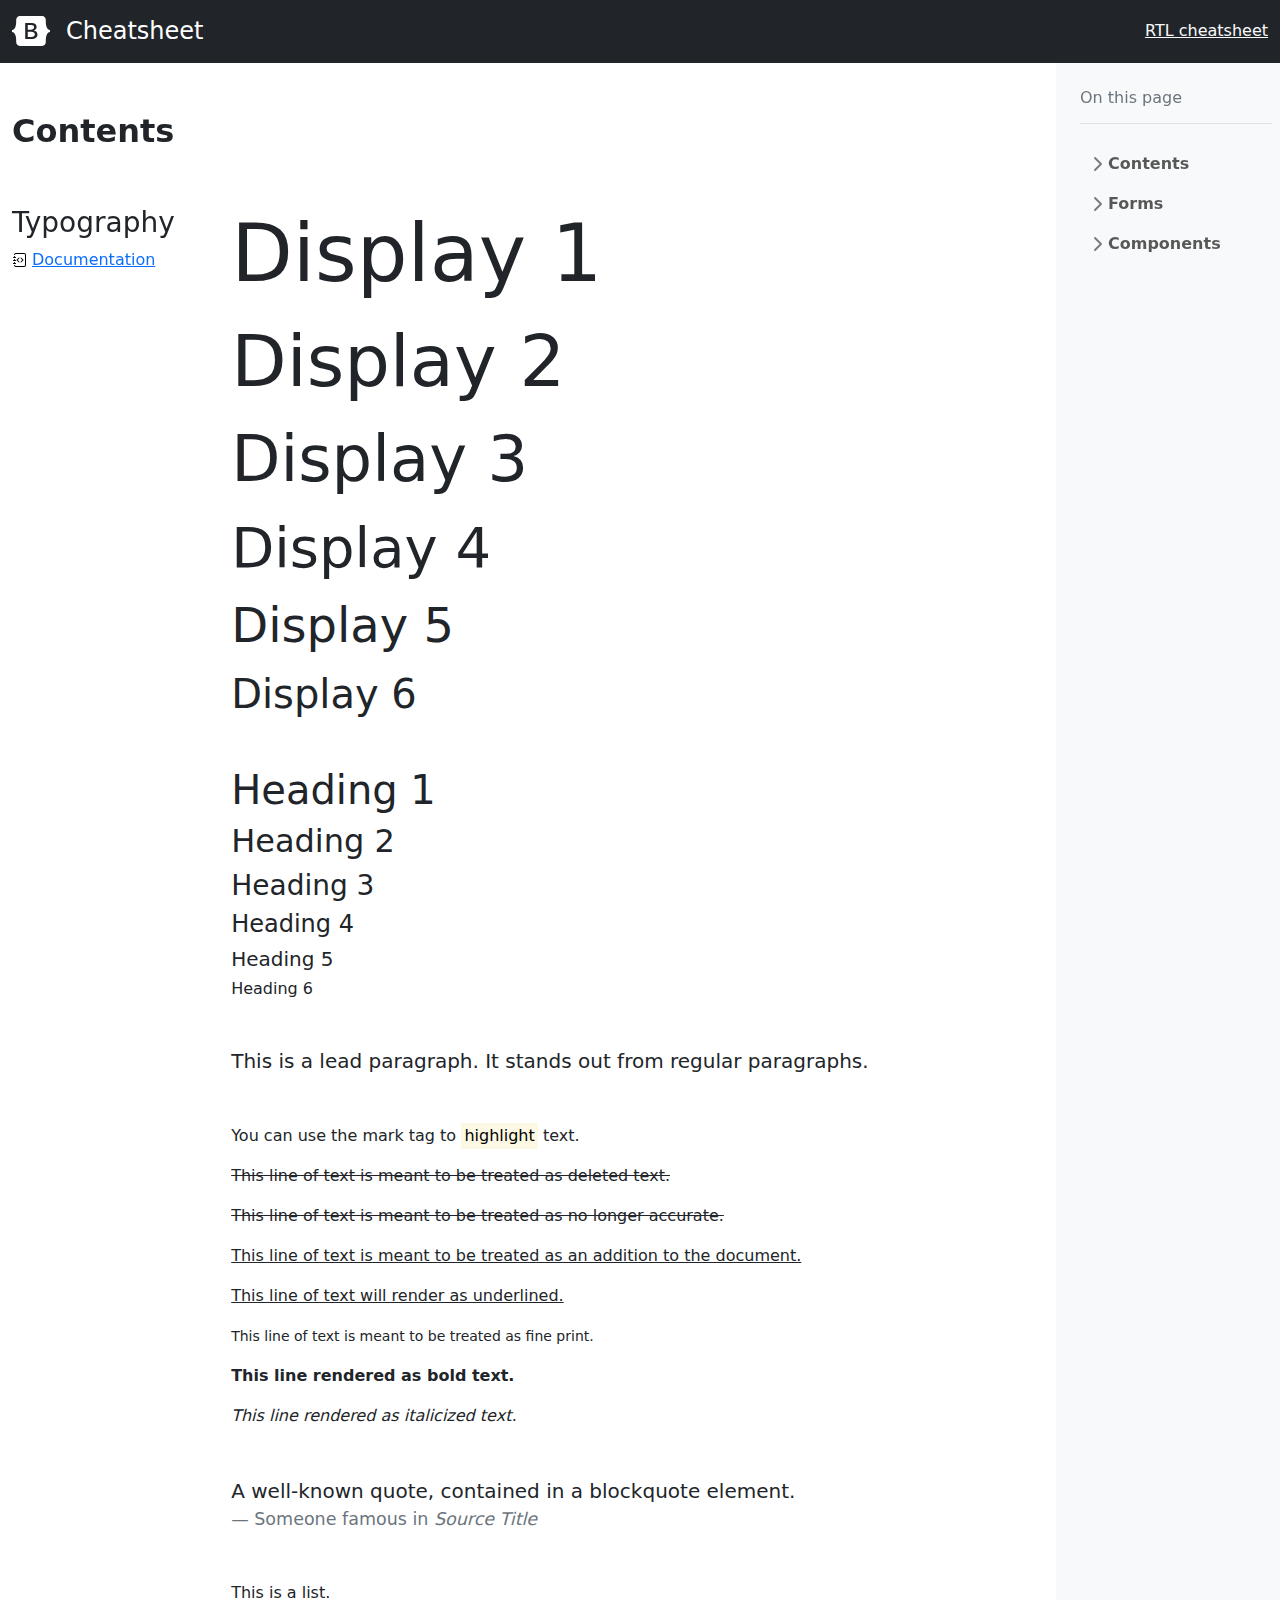
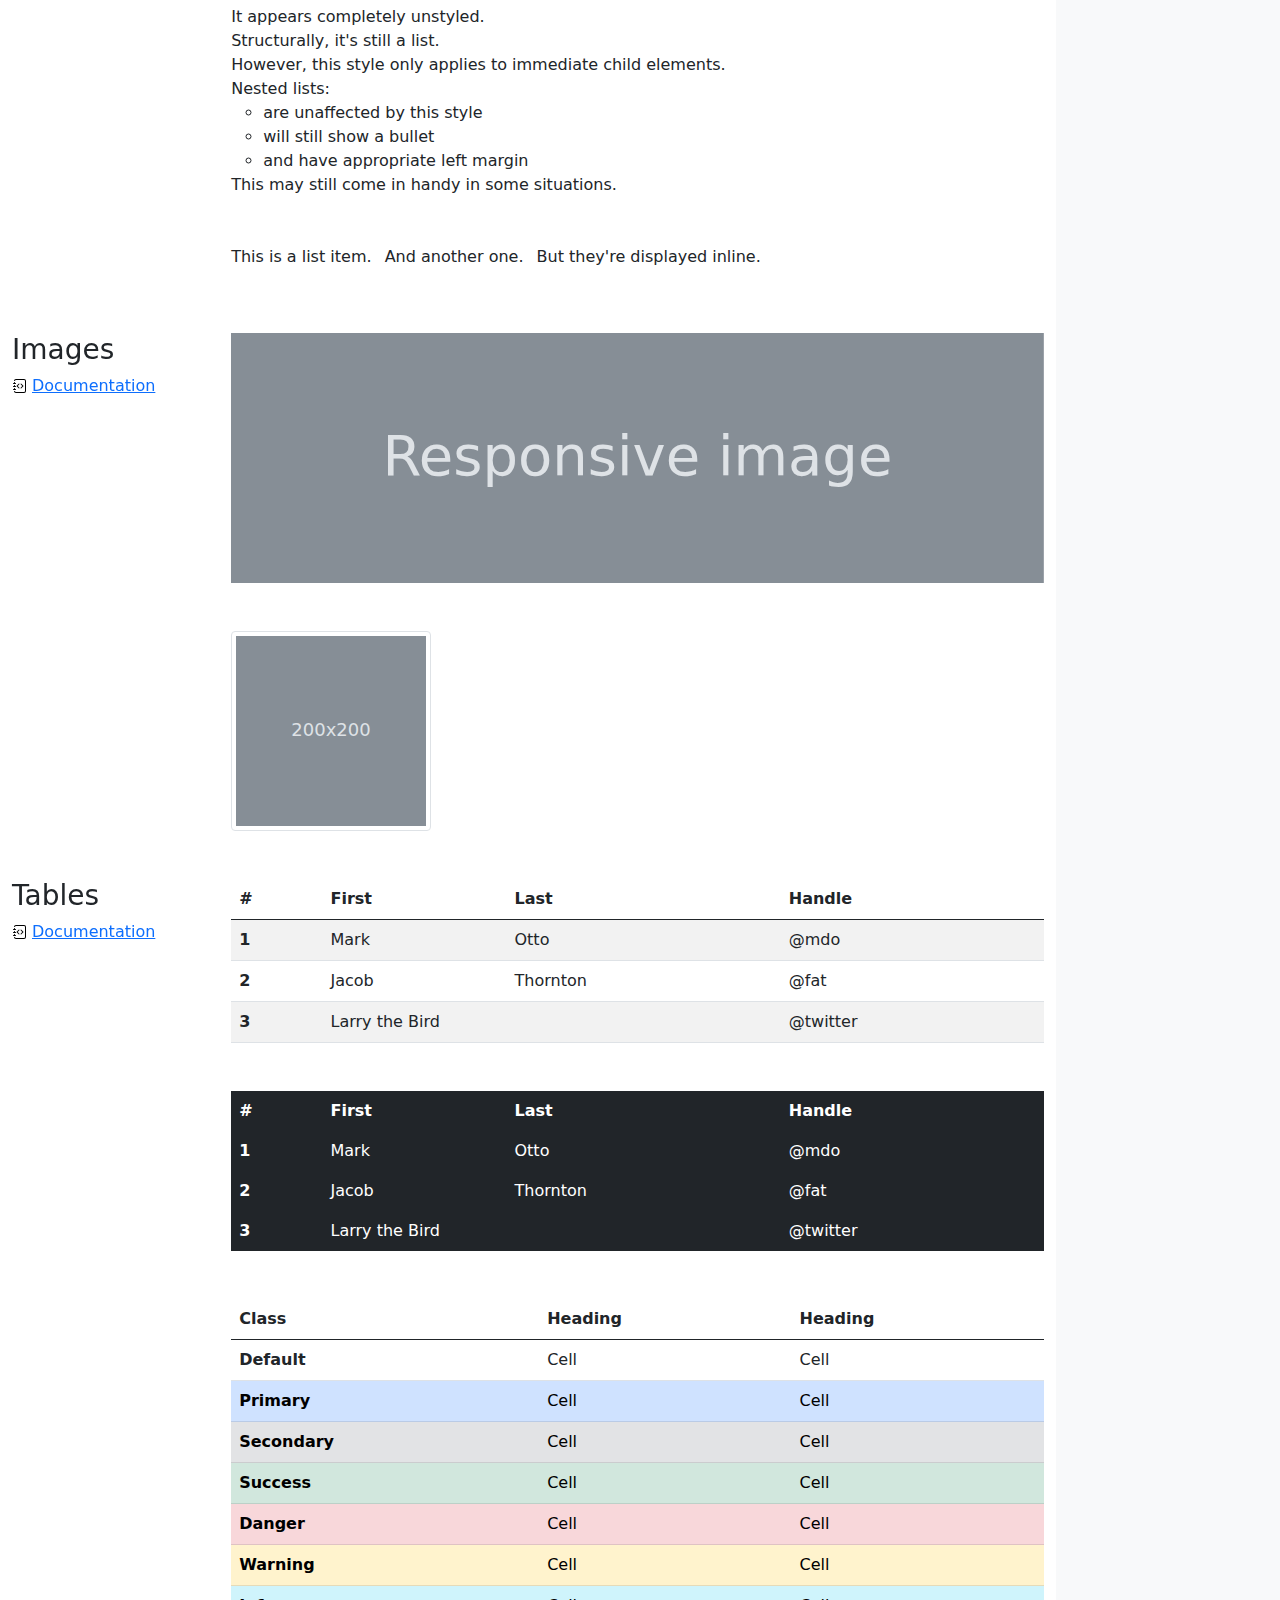
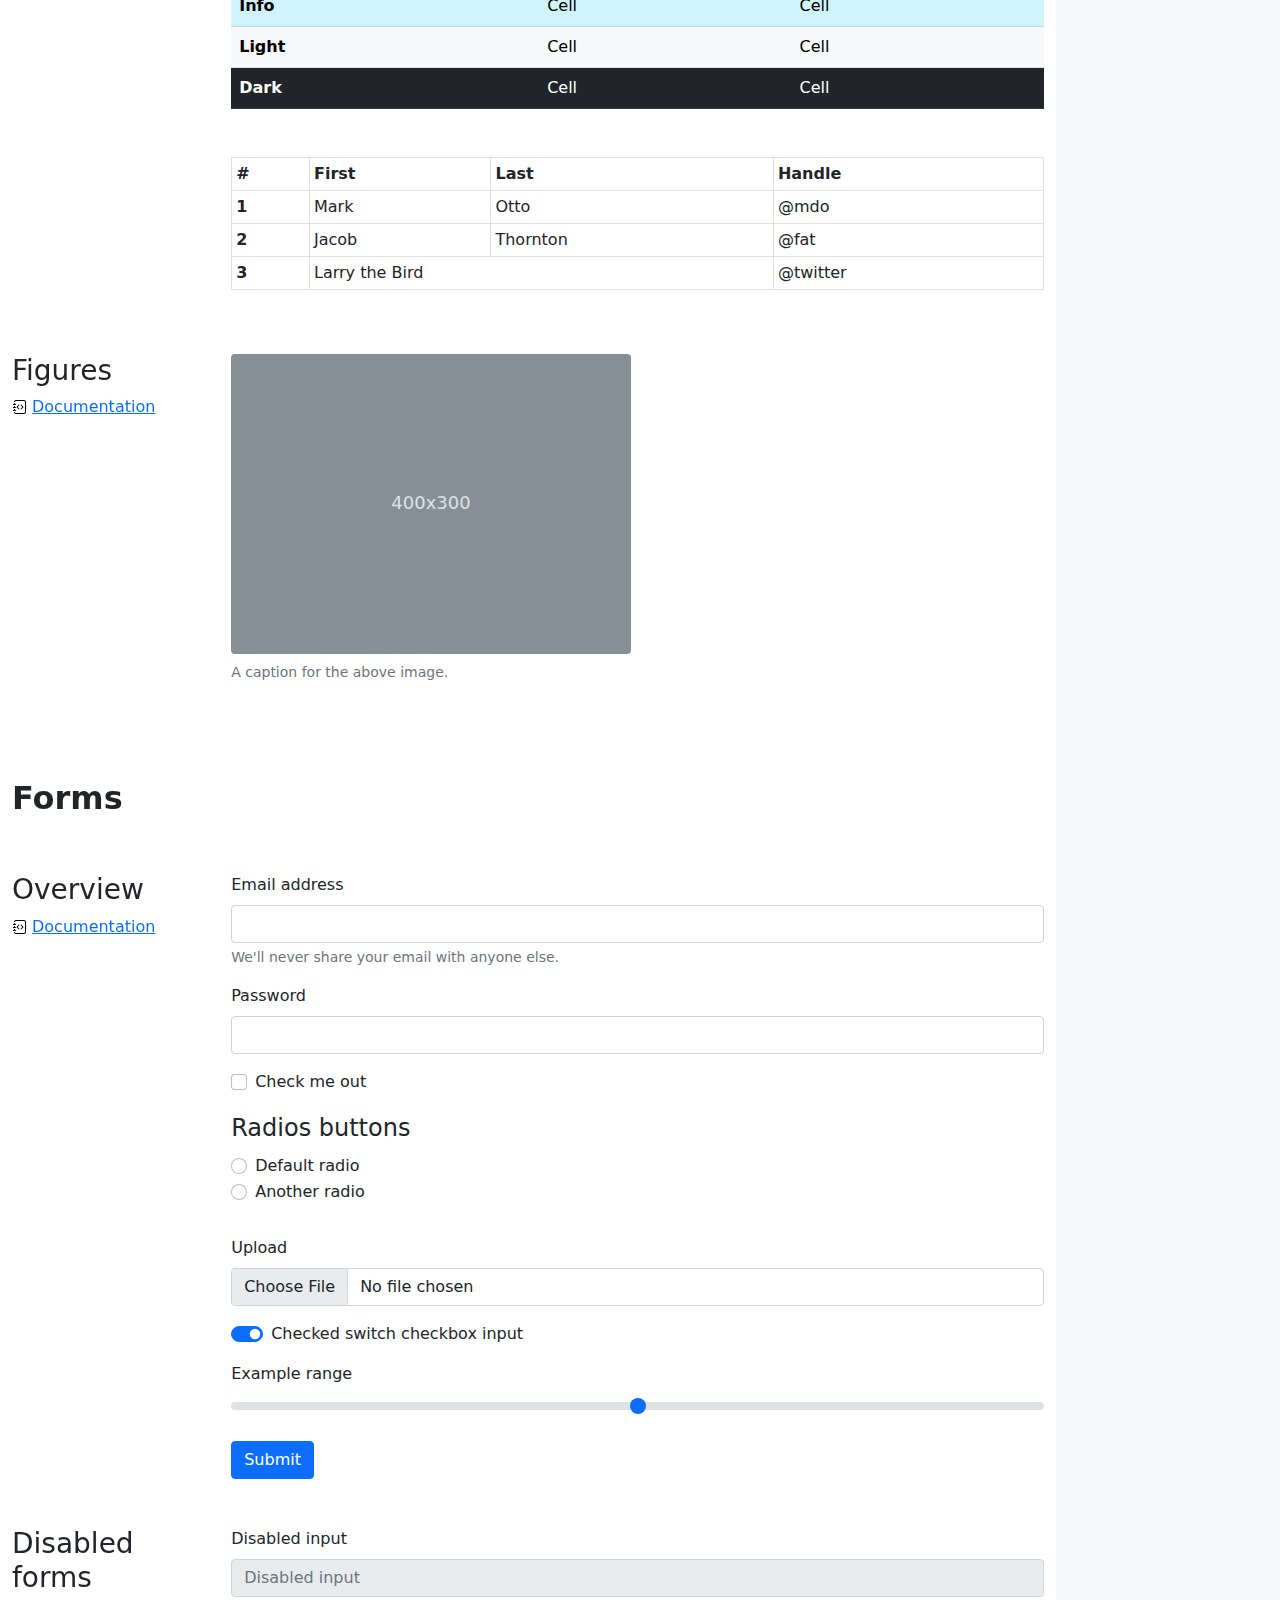
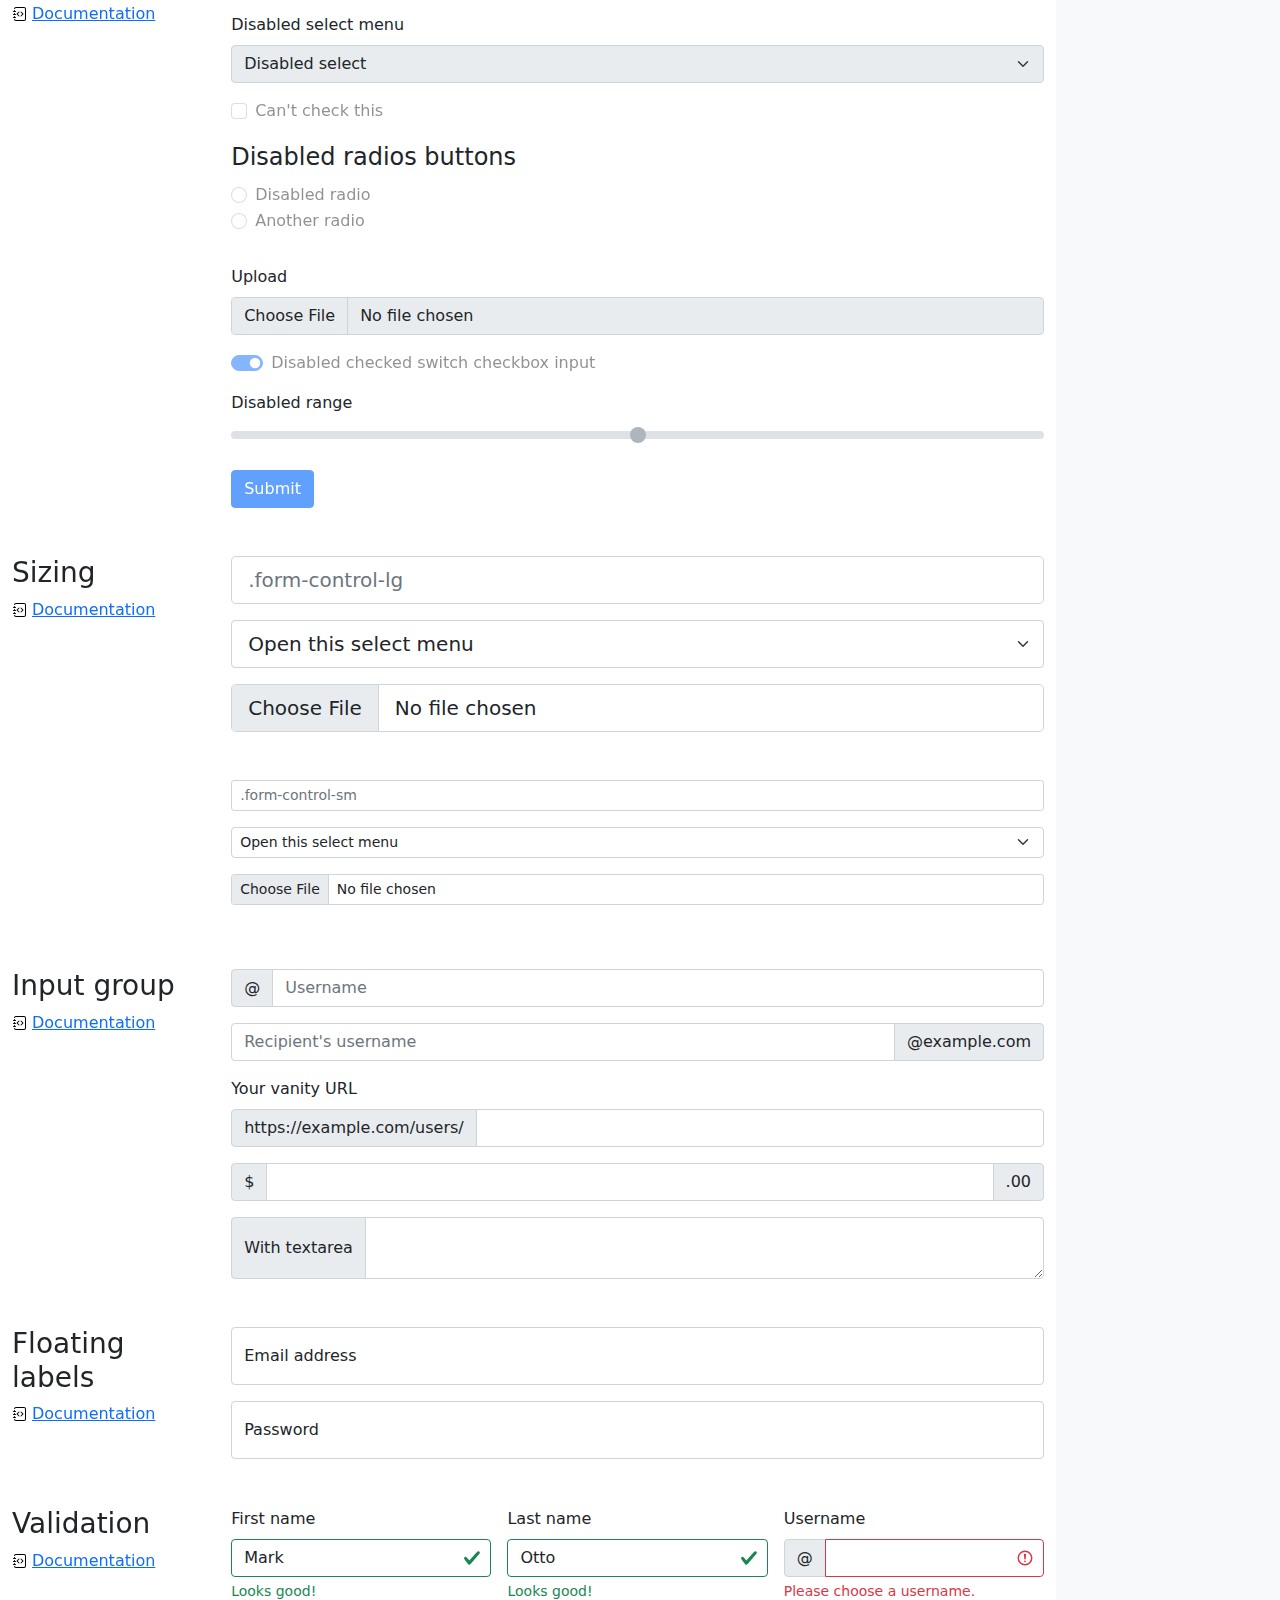
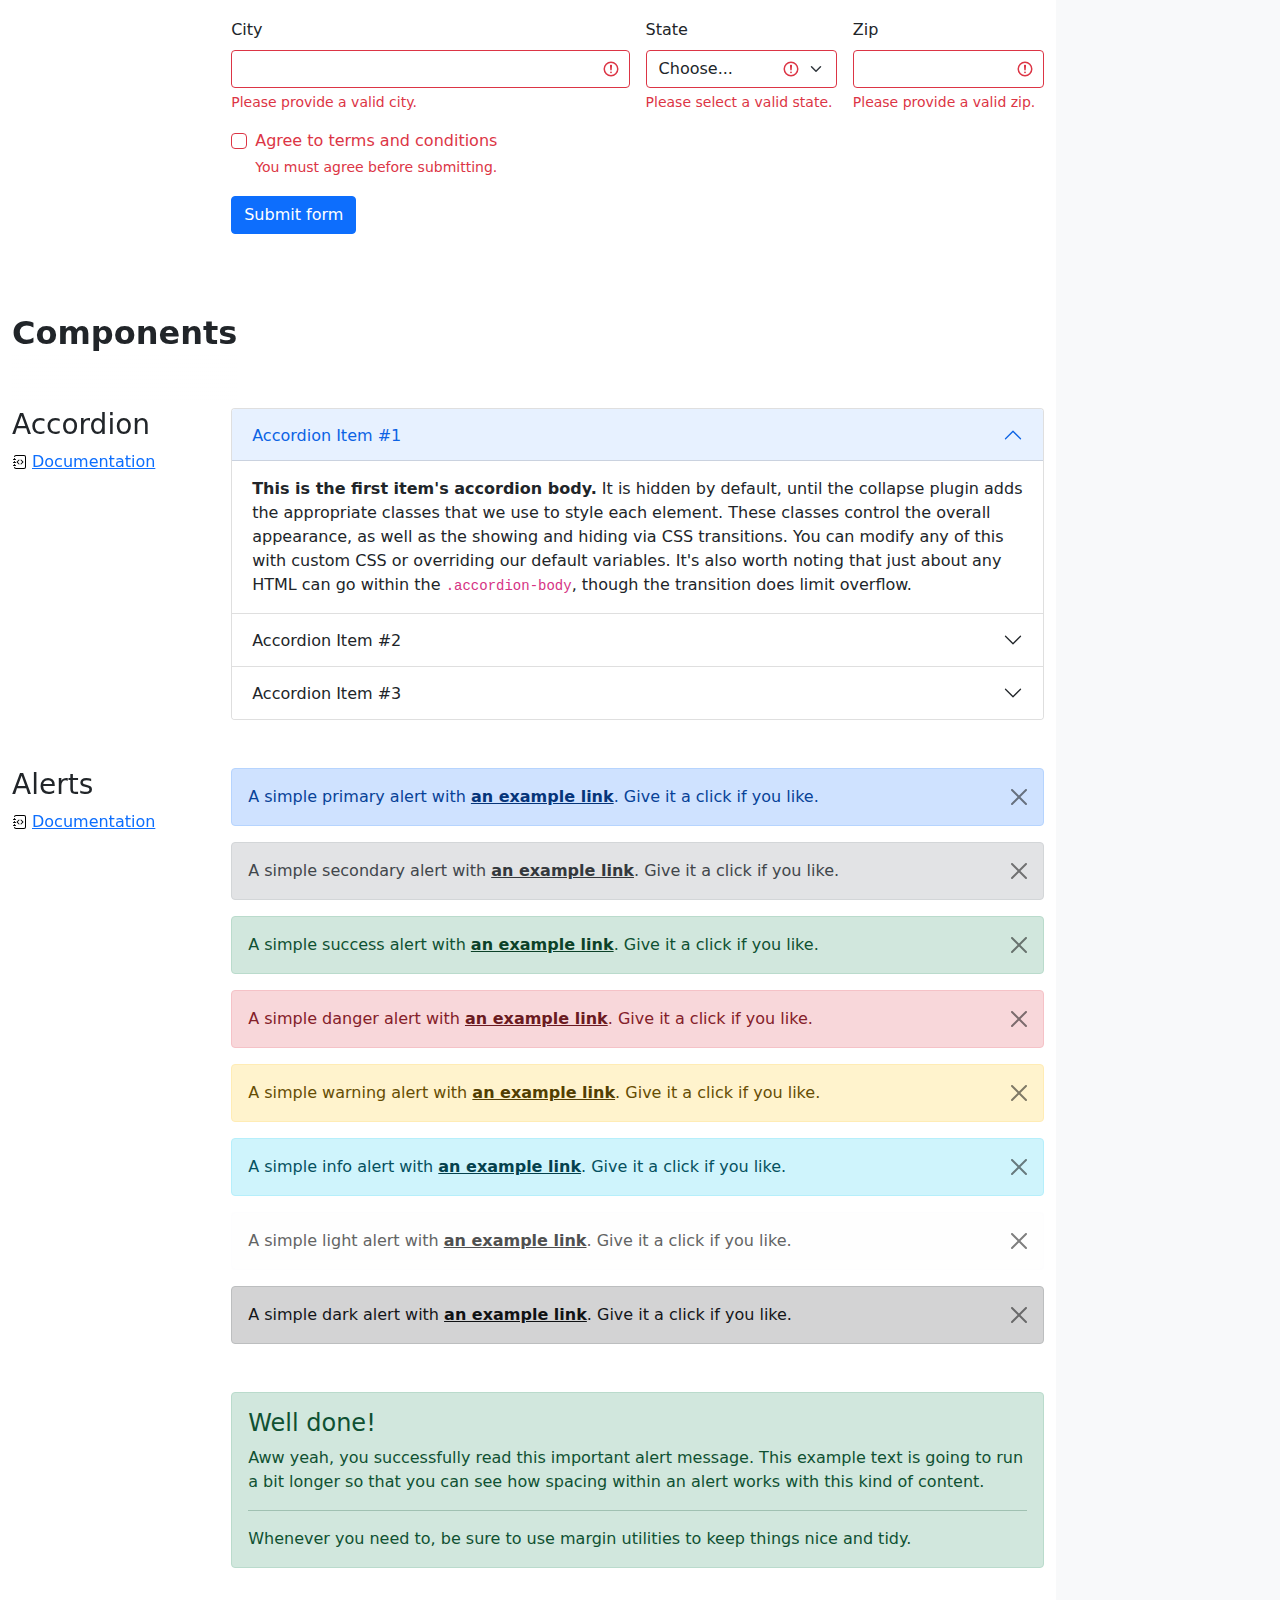
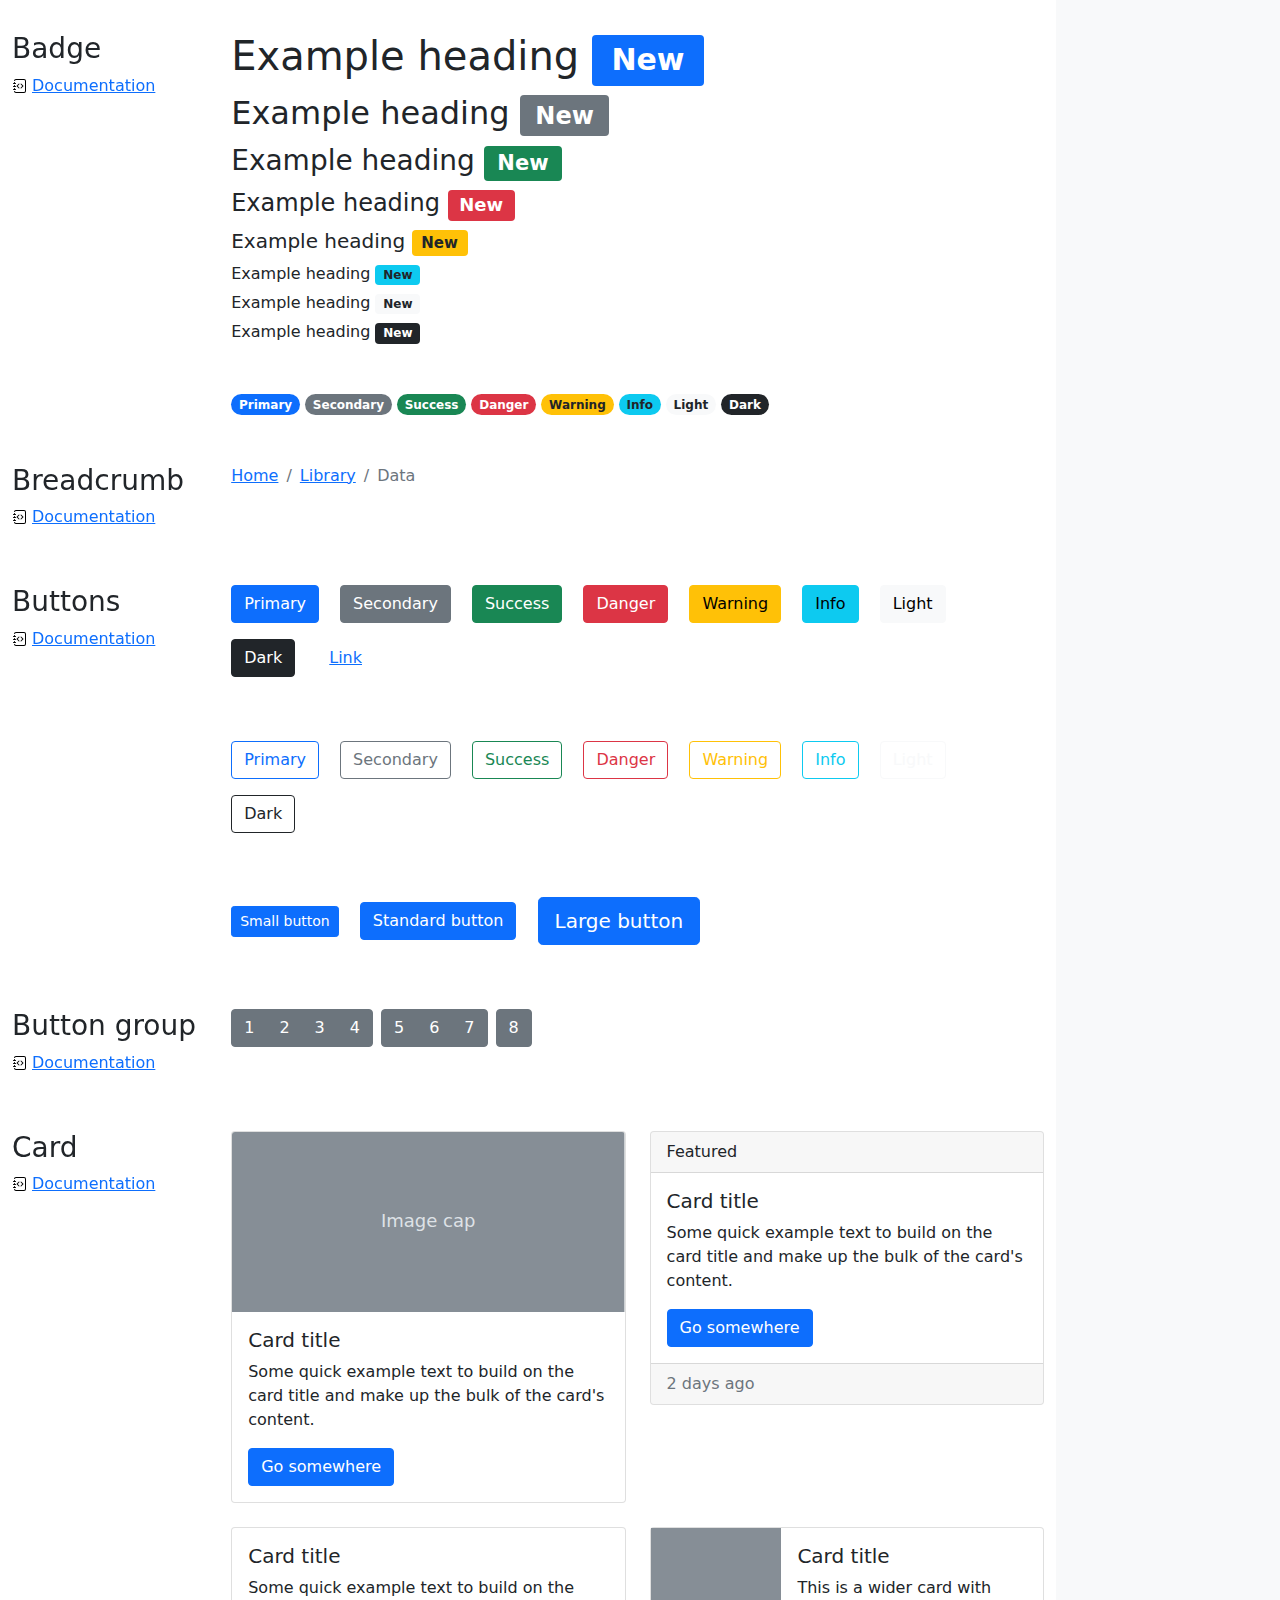
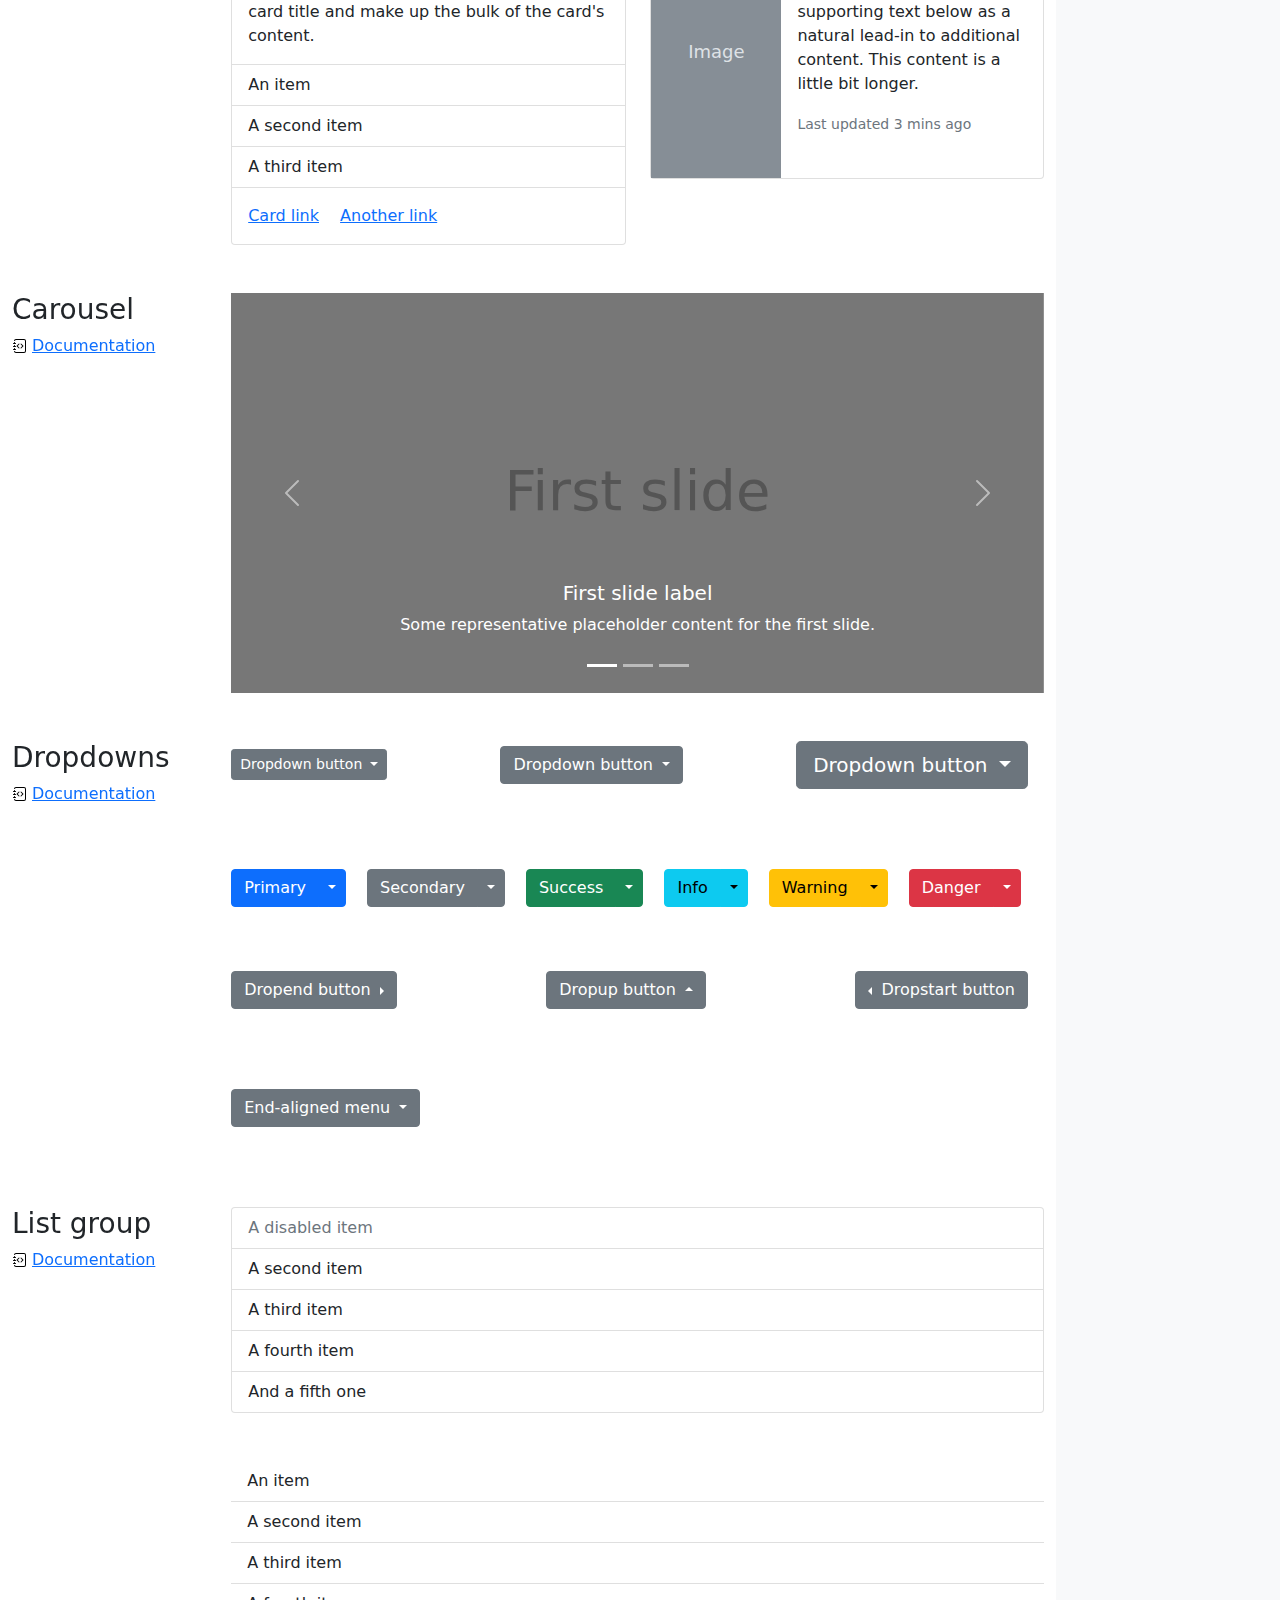
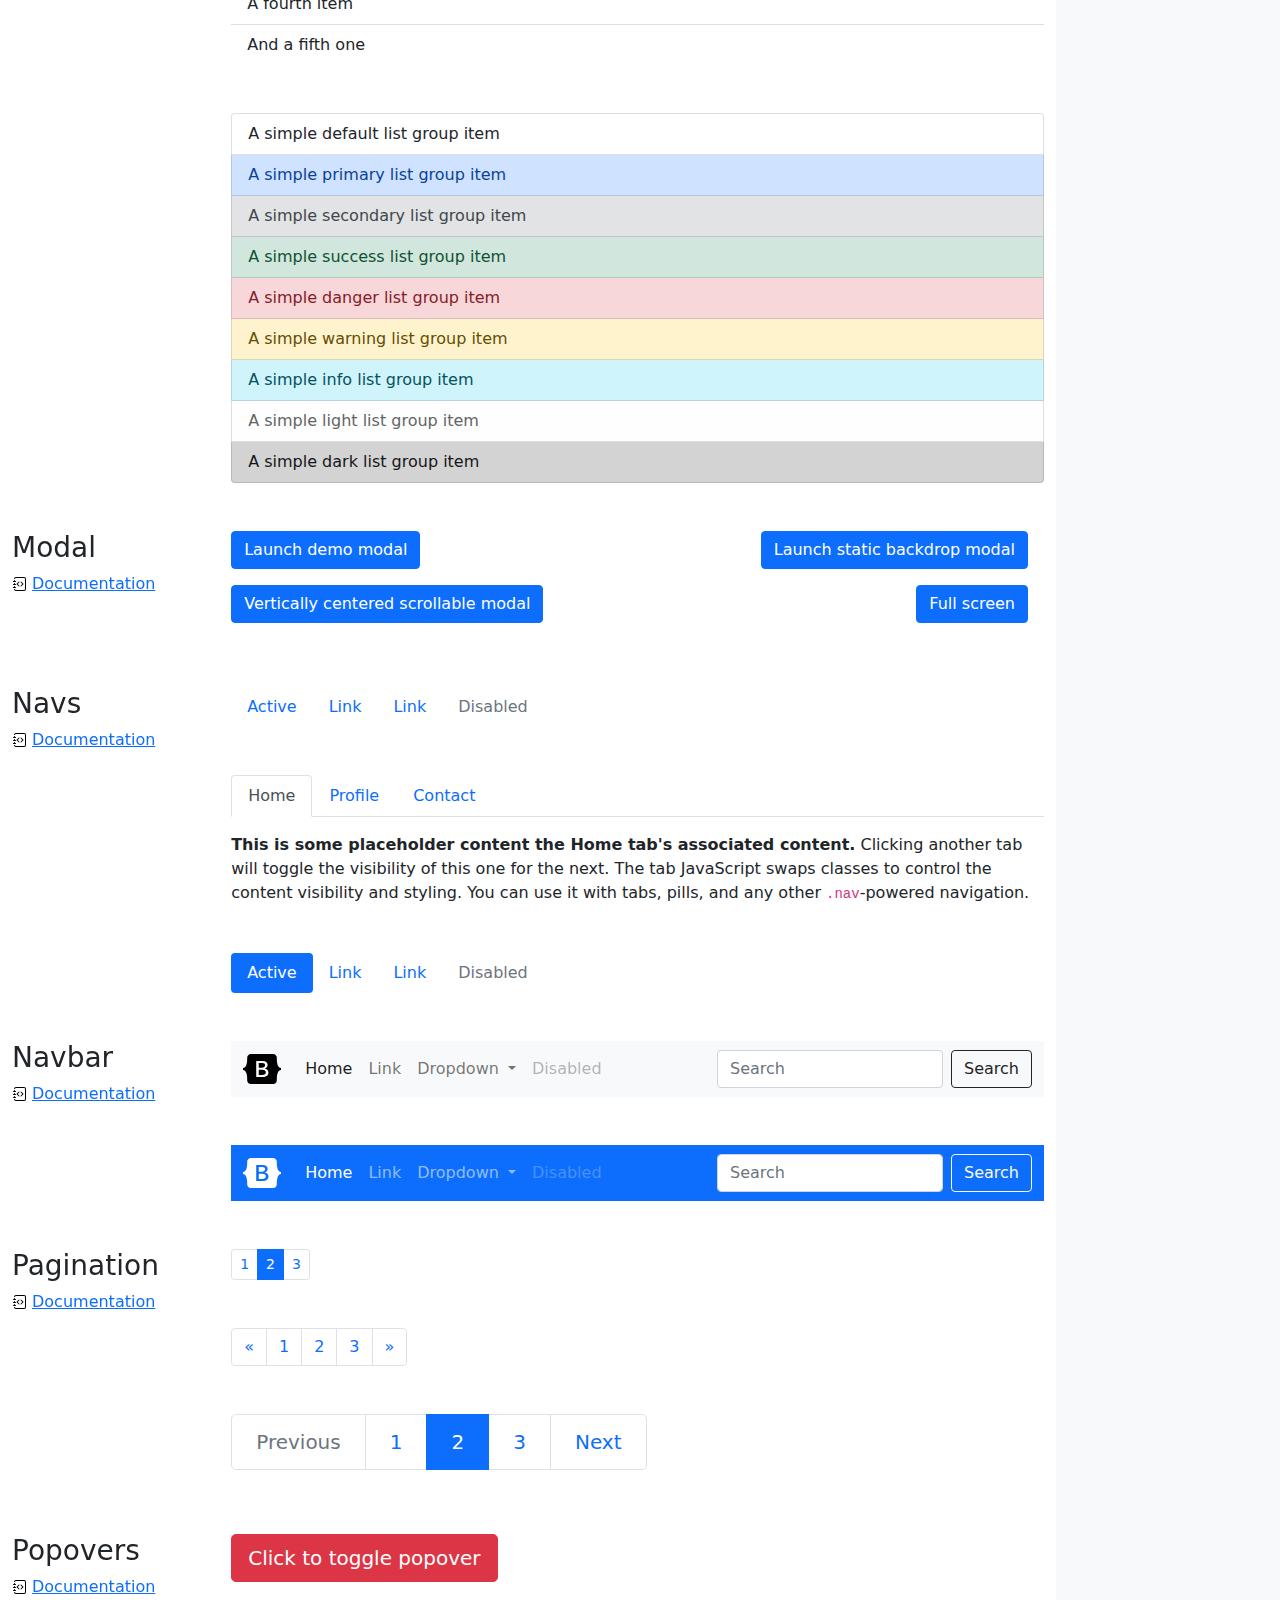
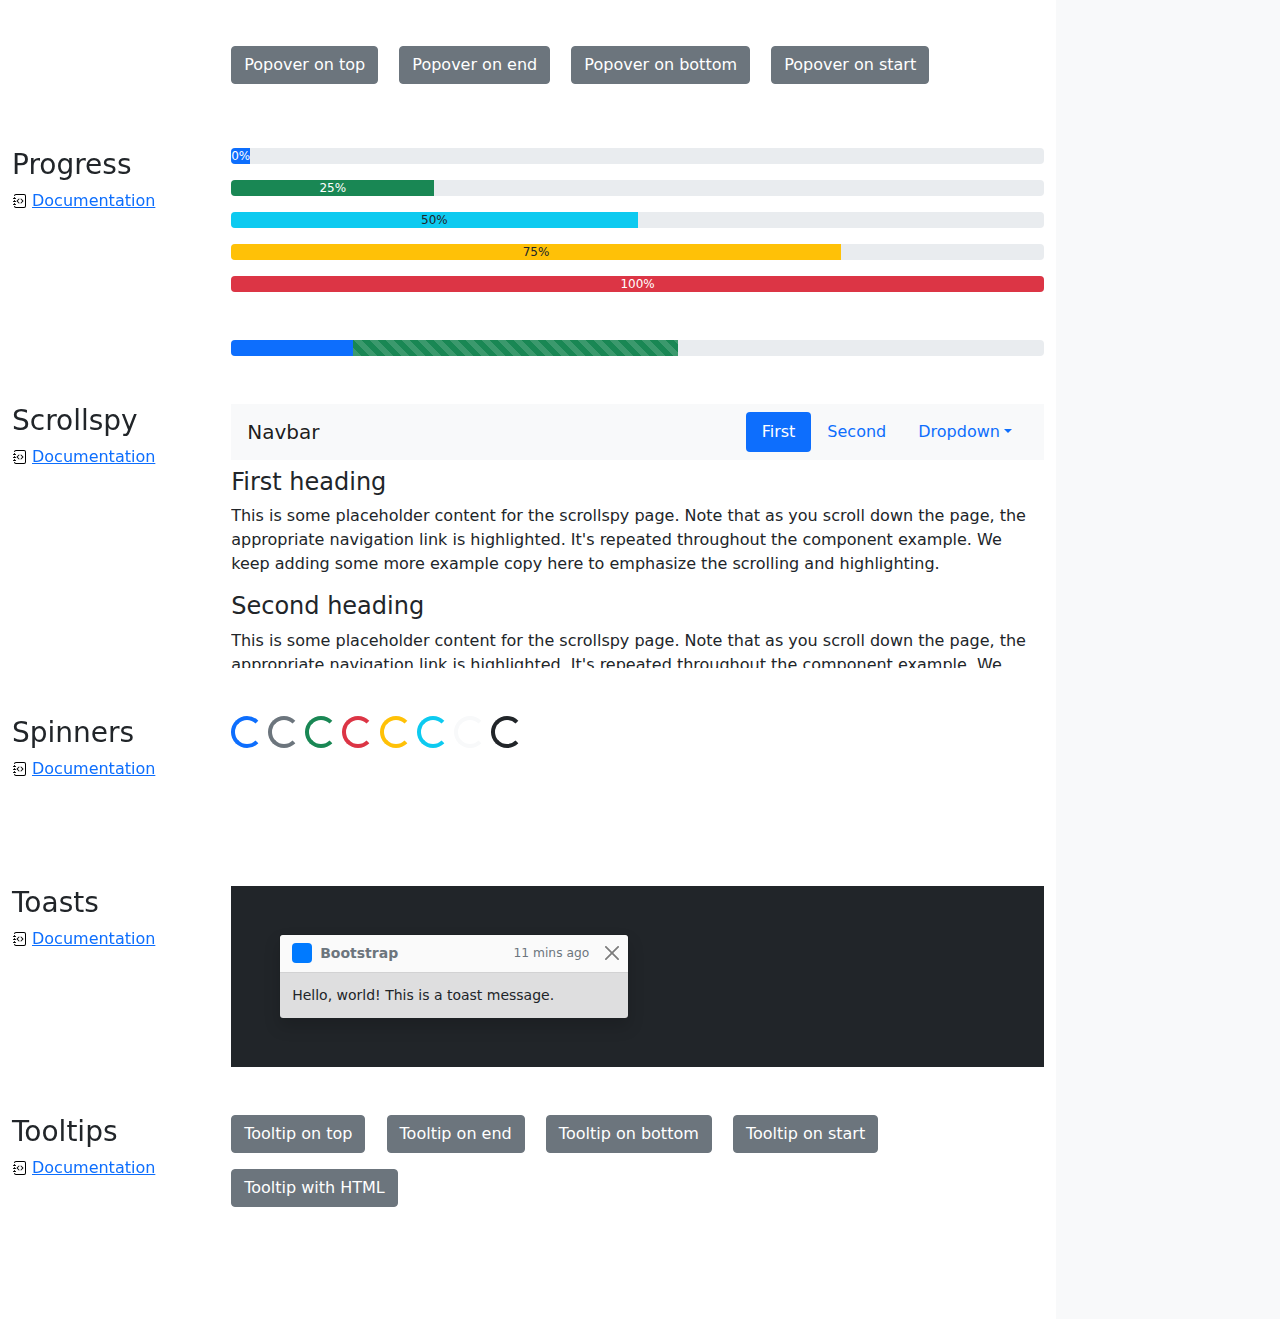
<file: cheatsheet/index.html>
<!doctype html>
<html lang="en">
  <head>
    <meta charset="utf-8">
    <meta name="viewport" content="width=device-width, initial-scale=1">
    <meta name="description" content="">
    <meta name="author" content="Mark Otto, Jacob Thornton, and Bootstrap contributors">
    <meta name="generator" content="Hugo 0.84.0">
    <title>Cheatsheet · Bootstrap v5.0</title>

    <link rel="canonical" href="https://getbootstrap.com/docs/5.0/examples/cheatsheet/">

    

    <!-- Bootstrap core CSS -->
<link href="../assets/dist/css/bootstrap.min.css" rel="stylesheet">

    <style>
      .bd-placeholder-img {
        font-size: 1.125rem;
        text-anchor: middle;
        -webkit-user-select: none;
        -moz-user-select: none;
        user-select: none;
      }

      @media (min-width: 768px) {
        .bd-placeholder-img-lg {
          font-size: 3.5rem;
        }
      }
    </style>

    
    <!-- Custom styles for this template -->
    <link href="cheatsheet.css" rel="stylesheet">
  </head>
  <body class="bg-light">
    
<header class="bd-header bg-dark py-3 d-flex align-items-stretch border-bottom border-dark">
  <div class="container-fluid d-flex align-items-center">
    <h1 class="d-flex align-items-center fs-4 text-white mb-0">
      <img src="../assets/brand/bootstrap-logo-white.svg" width="38" height="30" class="me-3" alt="Bootstrap">
      Cheatsheet
    </h1>
    <a href="../examples/cheatsheet-rtl/" class="ms-auto link-light" hreflang="ar">RTL cheatsheet</a>
  </div>
</header>
<aside class="bd-aside sticky-xl-top text-muted align-self-start mb-3 mb-xl-5 px-2">
  <h2 class="h6 pt-4 pb-3 mb-4 border-bottom">On this page</h2>
  <nav class="small" id="toc">
    <ul class="list-unstyled">
      <li class="my-2">
        <button class="btn d-inline-flex align-items-center collapsed" data-bs-toggle="collapse" aria-expanded="false" data-bs-target="#contents-collapse" aria-controls="contents-collapse">Contents</button>
        <ul class="list-unstyled ps-3 collapse" id="contents-collapse">
          <li><a class="d-inline-flex align-items-center rounded" href="#typography">Typography</a></li>
          <li><a class="d-inline-flex align-items-center rounded" href="#images">Images</a></li>
          <li><a class="d-inline-flex align-items-center rounded" href="#tables">Tables</a></li>
          <li><a class="d-inline-flex align-items-center rounded" href="#figures">Figures</a></li>
        </ul>
      </li>
      <li class="my-2">
        <button class="btn d-inline-flex align-items-center collapsed" data-bs-toggle="collapse" aria-expanded="false" data-bs-target="#forms-collapse" aria-controls="forms-collapse">Forms</button>
        <ul class="list-unstyled ps-3 collapse" id="forms-collapse">
          <li><a class="d-inline-flex align-items-center rounded" href="#overview">Overview</a></li>
          <li><a class="d-inline-flex align-items-center rounded" href="#disabled-forms">Disabled forms</a></li>
          <li><a class="d-inline-flex align-items-center rounded" href="#sizing">Sizing</a></li>
          <li><a class="d-inline-flex align-items-center rounded" href="#input-group">Input group</a></li>
          <li><a class="d-inline-flex align-items-center rounded" href="#floating-labels">Floating labels</a></li>
          <li><a class="d-inline-flex align-items-center rounded" href="#validation">Validation</a></li>
        </ul>
      </li>
      <li class="my-2">
        <button class="btn d-inline-flex align-items-center collapsed" data-bs-toggle="collapse" aria-expanded="false" data-bs-target="#components-collapse" aria-controls="components-collapse">Components</button>
        <ul class="list-unstyled ps-3 collapse" id="components-collapse">
          <li><a class="d-inline-flex align-items-center rounded" href="#accordion">Accordion</a></li>
          <li><a class="d-inline-flex align-items-center rounded" href="#alerts">Alerts</a></li>
          <li><a class="d-inline-flex align-items-center rounded" href="#badge">Badge</a></li>
          <li><a class="d-inline-flex align-items-center rounded" href="#breadcrumb">Breadcrumb</a></li>
          <li><a class="d-inline-flex align-items-center rounded" href="#buttons">Buttons</a></li>
          <li><a class="d-inline-flex align-items-center rounded" href="#button-group">Button group</a></li>
          <li><a class="d-inline-flex align-items-center rounded" href="#card">Card</a></li>
          <li><a class="d-inline-flex align-items-center rounded" href="#carousel">Carousel</a></li>
          <li><a class="d-inline-flex align-items-center rounded" href="#dropdowns">Dropdowns</a></li>
          <li><a class="d-inline-flex align-items-center rounded" href="#list-group">List group</a></li>
          <li><a class="d-inline-flex align-items-center rounded" href="#modal">Modal</a></li>
          <li><a class="d-inline-flex align-items-center rounded" href="#navs">Navs</a></li>
          <li><a class="d-inline-flex align-items-center rounded" href="#navbar">Navbar</a></li>
          <li><a class="d-inline-flex align-items-center rounded" href="#pagination">Pagination</a></li>
          <li><a class="d-inline-flex align-items-center rounded" href="#popovers">Popovers</a></li>
          <li><a class="d-inline-flex align-items-center rounded" href="#progress">Progress</a></li>
          <li><a class="d-inline-flex align-items-center rounded" href="#scrollspy">Scrollspy</a></li>
          <li><a class="d-inline-flex align-items-center rounded" href="#spinners">Spinners</a></li>
          <li><a class="d-inline-flex align-items-center rounded" href="#toasts">Toasts</a></li>
          <li><a class="d-inline-flex align-items-center rounded" href="#tooltips">Tooltips</a></li>
        </ul>
      </li>
    </ul>
  </nav>
</aside>
<div class="bd-cheatsheet container-fluid bg-body">
  <section id="content">
    <h2 class="sticky-xl-top fw-bold pt-3 pt-xl-5 pb-2 pb-xl-3">Contents</h2>

    <article class="my-3" id="typography">
      <div class="bd-heading sticky-xl-top align-self-start mt-5 mb-3 mt-xl-0 mb-xl-2">
        <h3>Typography</h3>
        <a class="d-flex align-items-center" href="../content/typography/">Documentation</a>
      </div>

      <div>
        <div class="bd-example">
        <p class="display-1">Display 1</p>
        <p class="display-2">Display 2</p>
        <p class="display-3">Display 3</p>
        <p class="display-4">Display 4</p>
        <p class="display-5">Display 5</p>
        <p class="display-6">Display 6</p>
        </div>

        <div class="bd-example">
        <p class="h1">Heading 1</p>
        <p class="h2">Heading 2</p>
        <p class="h3">Heading 3</p>
        <p class="h4">Heading 4</p>
        <p class="h5">Heading 5</p>
        <p class="h6">Heading 6</p>
        </div>

        <div class="bd-example">
        <p class="lead">
          This is a lead paragraph. It stands out from regular paragraphs.
        </p>
        </div>

        <div class="bd-example">
        <p>You can use the mark tag to <mark>highlight</mark> text.</p>
        <p><del>This line of text is meant to be treated as deleted text.</del></p>
        <p><s>This line of text is meant to be treated as no longer accurate.</s></p>
        <p><ins>This line of text is meant to be treated as an addition to the document.</ins></p>
        <p><u>This line of text will render as underlined.</u></p>
        <p><small>This line of text is meant to be treated as fine print.</small></p>
        <p><strong>This line rendered as bold text.</strong></p>
        <p><em>This line rendered as italicized text.</em></p>
        </div>

        <div class="bd-example">
        <blockquote class="blockquote">
          <p>A well-known quote, contained in a blockquote element.</p>
          <footer class="blockquote-footer">Someone famous in <cite title="Source Title">Source Title</cite></footer>
        </blockquote>
        </div>

        <div class="bd-example">
        <ul class="list-unstyled">
          <li>This is a list.</li>
          <li>It appears completely unstyled.</li>
          <li>Structurally, it's still a list.</li>
          <li>However, this style only applies to immediate child elements.</li>
          <li>Nested lists:
            <ul>
              <li>are unaffected by this style</li>
              <li>will still show a bullet</li>
              <li>and have appropriate left margin</li>
            </ul>
          </li>
          <li>This may still come in handy in some situations.</li>
        </ul>
        </div>

        <div class="bd-example">
        <ul class="list-inline">
          <li class="list-inline-item">This is a list item.</li>
          <li class="list-inline-item">And another one.</li>
          <li class="list-inline-item">But they're displayed inline.</li>
        </ul>
        </div>
      </div>
    </article>
    <article class="my-3" id="images">
      <div class="bd-heading sticky-xl-top align-self-start mt-5 mb-3 mt-xl-0 mb-xl-2">
        <h3>Images</h3>
        <a class="d-flex align-items-center" href="../content/images/">Documentation</a>
      </div>

      <div>
        <div class="bd-example">
        <svg class="bd-placeholder-img bd-placeholder-img-lg img-fluid" width="100%" height="250" xmlns="http://www.w3.org/2000/svg" role="img" aria-label="Placeholder: Responsive image" preserveAspectRatio="xMidYMid slice" focusable="false"><title>Placeholder</title><rect width="100%" height="100%" fill="#868e96"/><text x="50%" y="50%" fill="#dee2e6" dy=".3em">Responsive image</text></svg>

        </div>

        <div class="bd-example">
        <svg class="bd-placeholder-img img-thumbnail" width="200" height="200" xmlns="http://www.w3.org/2000/svg" role="img" aria-label="A generic square placeholder image with a white border around it, making it resemble a photograph taken with an old instant camera: 200x200" preserveAspectRatio="xMidYMid slice" focusable="false"><title>A generic square placeholder image with a white border around it, making it resemble a photograph taken with an old instant camera</title><rect width="100%" height="100%" fill="#868e96"/><text x="50%" y="50%" fill="#dee2e6" dy=".3em">200x200</text></svg>

        </div>
      </div>
    </article>
    <article class="my-3" id="tables">
      <div class="bd-heading sticky-xl-top align-self-start mt-5 mb-3 mt-xl-0 mb-xl-2">
        <h3>Tables</h3>
        <a class="d-flex align-items-center" href="../content/tables/">Documentation</a>
      </div>

      <div>
        <div class="bd-example">
        <table class="table table-striped">
          <thead>
          <tr>
            <th scope="col">#</th>
            <th scope="col">First</th>
            <th scope="col">Last</th>
            <th scope="col">Handle</th>
          </tr>
          </thead>
          <tbody>
          <tr>
            <th scope="row">1</th>
            <td>Mark</td>
            <td>Otto</td>
            <td>@mdo</td>
          </tr>
          <tr>
            <th scope="row">2</th>
            <td>Jacob</td>
            <td>Thornton</td>
            <td>@fat</td>
          </tr>
          <tr>
            <th scope="row">3</th>
            <td colspan="2">Larry the Bird</td>
            <td>@twitter</td>
          </tr>
          </tbody>
        </table>
        </div>

        <div class="bd-example">
        <table class="table table-dark table-borderless">
          <thead>
          <tr>
            <th scope="col">#</th>
            <th scope="col">First</th>
            <th scope="col">Last</th>
            <th scope="col">Handle</th>
          </tr>
          </thead>
          <tbody>
          <tr>
            <th scope="row">1</th>
            <td>Mark</td>
            <td>Otto</td>
            <td>@mdo</td>
          </tr>
          <tr>
            <th scope="row">2</th>
            <td>Jacob</td>
            <td>Thornton</td>
            <td>@fat</td>
          </tr>
          <tr>
            <th scope="row">3</th>
            <td colspan="2">Larry the Bird</td>
            <td>@twitter</td>
          </tr>
          </tbody>
        </table>
        </div>

        <div class="bd-example">
        <table class="table table-hover">
          <thead>
          <tr>
            <th scope="col">Class</th>
            <th scope="col">Heading</th>
            <th scope="col">Heading</th>
          </tr>
          </thead>
          <tbody>
          <tr>
            <th scope="row">Default</th>
            <td>Cell</td>
            <td>Cell</td>
          </tr>
          
          <tr class="table-primary">
            <th scope="row">Primary</th>
            <td>Cell</td>
            <td>Cell</td>
          </tr>
          <tr class="table-secondary">
            <th scope="row">Secondary</th>
            <td>Cell</td>
            <td>Cell</td>
          </tr>
          <tr class="table-success">
            <th scope="row">Success</th>
            <td>Cell</td>
            <td>Cell</td>
          </tr>
          <tr class="table-danger">
            <th scope="row">Danger</th>
            <td>Cell</td>
            <td>Cell</td>
          </tr>
          <tr class="table-warning">
            <th scope="row">Warning</th>
            <td>Cell</td>
            <td>Cell</td>
          </tr>
          <tr class="table-info">
            <th scope="row">Info</th>
            <td>Cell</td>
            <td>Cell</td>
          </tr>
          <tr class="table-light">
            <th scope="row">Light</th>
            <td>Cell</td>
            <td>Cell</td>
          </tr>
          <tr class="table-dark">
            <th scope="row">Dark</th>
            <td>Cell</td>
            <td>Cell</td>
          </tr>
          </tbody>
        </table>
        </div>

        <div class="bd-example">
        <table class="table table-sm table-bordered">
          <thead>
          <tr>
            <th scope="col">#</th>
            <th scope="col">First</th>
            <th scope="col">Last</th>
            <th scope="col">Handle</th>
          </tr>
          </thead>
          <tbody>
          <tr>
            <th scope="row">1</th>
            <td>Mark</td>
            <td>Otto</td>
            <td>@mdo</td>
          </tr>
          <tr>
            <th scope="row">2</th>
            <td>Jacob</td>
            <td>Thornton</td>
            <td>@fat</td>
          </tr>
          <tr>
            <th scope="row">3</th>
            <td colspan="2">Larry the Bird</td>
            <td>@twitter</td>
          </tr>
          </tbody>
        </table>
        </div>
      </div>
    </article>
    <article class="my-3" id="figures">
      <div class="bd-heading sticky-xl-top align-self-start mt-5 mb-3 mt-xl-0 mb-xl-2">
        <h3>Figures</h3>
        <a class="d-flex align-items-center" href="../content/figures/">Documentation</a>
      </div>

      <div>
        <div class="bd-example">
        <figure class="figure">
          <svg class="bd-placeholder-img figure-img img-fluid rounded" width="400" height="300" xmlns="http://www.w3.org/2000/svg" role="img" aria-label="Placeholder: 400x300" preserveAspectRatio="xMidYMid slice" focusable="false"><title>Placeholder</title><rect width="100%" height="100%" fill="#868e96"/><text x="50%" y="50%" fill="#dee2e6" dy=".3em">400x300</text></svg>

          <figcaption class="figure-caption">A caption for the above image.</figcaption>
        </figure>
        </div>
      </div>
    </article>
  </section>

  <section id="forms">
    <h2 class="sticky-xl-top fw-bold pt-3 pt-xl-5 pb-2 pb-xl-3">Forms</h2>

    <article class="my-3" id="overview">
      <div class="bd-heading sticky-xl-top align-self-start mt-5 mb-3 mt-xl-0 mb-xl-2">
        <h3>Overview</h3>
        <a class="d-flex align-items-center" href="../forms/overview/">Documentation</a>
      </div>

      <div>
        <div class="bd-example">
        <form>
          <div class="mb-3">
            <label for="exampleInputEmail1" class="form-label">Email address</label>
            <input type="email" class="form-control" id="exampleInputEmail1" aria-describedby="emailHelp">
            <div id="emailHelp" class="form-text">We'll never share your email with anyone else.</div>
          </div>
          <div class="mb-3">
            <label for="exampleInputPassword1" class="form-label">Password</label>
            <input type="password" class="form-control" id="exampleInputPassword1">
          </div>
          <div class="mb-3 form-check">
            <input type="checkbox" class="form-check-input" id="exampleCheck1">
            <label class="form-check-label" for="exampleCheck1">Check me out</label>
          </div>
          <fieldset class="mb-3">
            <legend>Radios buttons</legend>
            <div class="form-check">
              <input type="radio" name="radios" class="form-check-input" id="exampleRadio1">
              <label class="form-check-label" for="exampleRadio1">Default radio</label>
            </div>
            <div class="mb-3 form-check">
              <input type="radio" name="radios" class="form-check-input" id="exampleRadio2">
              <label class="form-check-label" for="exampleRadio2">Another radio</label>
            </div>
          </fieldset>
          <div class="mb-3">
            <label class="form-label" for="customFile">Upload</label>
            <input type="file" class="form-control" id="customFile">
          </div>
          <div class="mb-3 form-check form-switch">
            <input class="form-check-input" type="checkbox" id="flexSwitchCheckChecked" checked>
            <label class="form-check-label" for="flexSwitchCheckChecked">Checked switch checkbox input</label>
          </div>
          <div class="mb-3">
            <label for="customRange3" class="form-label">Example range</label>
            <input type="range" class="form-range" min="0" max="5" step="0.5" id="customRange3">
          </div>
          <button type="submit" class="btn btn-primary">Submit</button>
        </form>
        </div>
      </div>
    </article>
    <article class="my-3" id="disabled-forms">
      <div class="bd-heading sticky-xl-top align-self-start mt-5 mb-3 mt-xl-0 mb-xl-2">
        <h3>Disabled forms</h3>
        <a class="d-flex align-items-center" href="../forms/overview/#disabled-forms">Documentation</a>
      </div>

      <div>
        <div class="bd-example">
        <form>
          <fieldset disabled aria-label="Disabled fieldset example">
            <div class="mb-3">
              <label for="disabledTextInput" class="form-label">Disabled input</label>
              <input type="text" id="disabledTextInput" class="form-control" placeholder="Disabled input">
            </div>
            <div class="mb-3">
              <label for="disabledSelect" class="form-label">Disabled select menu</label>
              <select id="disabledSelect" class="form-select">
                <option>Disabled select</option>
              </select>
            </div>
            <div class="mb-3">
              <div class="form-check">
                <input class="form-check-input" type="checkbox" id="disabledFieldsetCheck" disabled>
                <label class="form-check-label" for="disabledFieldsetCheck">
                  Can't check this
                </label>
              </div>
            </div>
            <fieldset class="mb-3">
              <legend>Disabled radios buttons</legend>
              <div class="form-check">
                <input type="radio" name="radios" class="form-check-input" id="disabledRadio1" disabled>
                <label class="form-check-label" for="disabledRadio1">Disabled radio</label>
              </div>
              <div class="mb-3 form-check">
                <input type="radio" name="radios" class="form-check-input" id="disabledRadio2" disabled>
                <label class="form-check-label" for="disabledRadio2">Another radio</label>
              </div>
            </fieldset>
            <div class="mb-3">
              <label class="form-label" for="disabledCustomFile">Upload</label>
              <input type="file" class="form-control" id="disabledCustomFile" disabled>
            </div>
            <div class="mb-3 form-check form-switch">
              <input class="form-check-input" type="checkbox" id="disabledSwitchCheckChecked" checked disabled>
              <label class="form-check-label" for="disabledSwitchCheckChecked">Disabled checked switch checkbox input</label>
            </div>
            <div class="mb-3">
              <label for="disabledRange" class="form-label">Disabled range</label>
              <input type="range" class="form-range" min="0" max="5" step="0.5" id="disabledRange">
            </div>
            <button type="submit" class="btn btn-primary">Submit</button>
          </fieldset>
        </form>
        </div>
      </div>
    </article>
    <article class="my-3" id="sizing">
      <div class="bd-heading sticky-xl-top align-self-start mt-5 mb-3 mt-xl-0 mb-xl-2">
        <h3>Sizing</h3>
        <a class="d-flex align-items-center" href="../forms/form-control/#sizing">Documentation</a>
      </div>

      <div>
        <div class="bd-example">
        <div class="mb-3">
          <input class="form-control form-control-lg" type="text" placeholder=".form-control-lg" aria-label=".form-control-lg example">
        </div>
        <div class="mb-3">
          <select class="form-select form-select-lg mb-3" aria-label=".form-select-lg example">
            <option selected>Open this select menu</option>
            <option value="1">One</option>
            <option value="2">Two</option>
            <option value="3">Three</option>
          </select>
        </div>
        <div class="mb-3">
          <input type="file" class="form-control form-control-lg" aria-label="Large file input example">
        </div>
        </div>

        <div class="bd-example">
        <div class="mb-3">
          <input class="form-control form-control-sm" type="text" placeholder=".form-control-sm" aria-label=".form-control-sm example">
        </div>
        <div class="mb-3">
          <select class="form-select form-select-sm" aria-label=".form-select-sm example">
            <option selected>Open this select menu</option>
            <option value="1">One</option>
            <option value="2">Two</option>
            <option value="3">Three</option>
          </select>
        </div>
        <div class="mb-3">
          <input type="file" class="form-control form-control-sm" aria-label="Small file input example">
        </div>
        </div>
      </div>
    </article>
    <article class="my-3" id="input-group">
      <div class="bd-heading sticky-xl-top align-self-start mt-5 mb-3 mt-xl-0 mb-xl-2">
        <h3>Input group</h3>
        <a class="d-flex align-items-center" href="../forms/input-group/">Documentation</a>
      </div>

      <div>
        <div class="bd-example">
        <div class="input-group mb-3">
          <span class="input-group-text" id="basic-addon1">@</span>
          <input type="text" class="form-control" placeholder="Username" aria-label="Username" aria-describedby="basic-addon1">
        </div>
        <div class="input-group mb-3">
          <input type="text" class="form-control" placeholder="Recipient's username" aria-label="Recipient's username" aria-describedby="basic-addon2">
          <span class="input-group-text" id="basic-addon2">@example.com</span>
        </div>
        <label for="basic-url" class="form-label">Your vanity URL</label>
        <div class="input-group mb-3">
          <span class="input-group-text" id="basic-addon3">https://example.com/users/</span>
          <input type="text" class="form-control" id="basic-url" aria-describedby="basic-addon3">
        </div>
        <div class="input-group mb-3">
          <span class="input-group-text">$</span>
          <input type="text" class="form-control" aria-label="Amount (to the nearest dollar)">
          <span class="input-group-text">.00</span>
        </div>
        <div class="input-group">
          <span class="input-group-text">With textarea</span>
          <textarea class="form-control" aria-label="With textarea"></textarea>
        </div>
        </div>
      </div>
    </article>
    <article class="my-3" id="floating-labels">
      <div class="bd-heading sticky-xl-top align-self-start mt-5 mb-3 mt-xl-0 mb-xl-2">
        <h3>Floating labels</h3>
        <a class="d-flex align-items-center" href="../forms/floating-labels/">Documentation</a>
      </div>

      <div>
        <div class="bd-example">
        <form>
          <div class="form-floating mb-3">
            <input type="email" class="form-control" id="floatingInput" placeholder="name@example.com">
            <label for="floatingInput">Email address</label>
          </div>
          <div class="form-floating">
            <input type="password" class="form-control" id="floatingPassword" placeholder="Password">
            <label for="floatingPassword">Password</label>
          </div>
        </form>
        </div>
      </div>
    </article>
    <article class="my-3" id="validation">
      <div class="bd-heading sticky-xl-top align-self-start mt-5 mb-3 mt-xl-0 mb-xl-2">
        <h3>Validation</h3>
        <a class="d-flex align-items-center" href="../forms/validation/">Documentation</a>
      </div>

      <div>
        <div class="bd-example">
        <form class="row g-3">
          <div class="col-md-4">
            <label for="validationServer01" class="form-label">First name</label>
            <input type="text" class="form-control is-valid" id="validationServer01" value="Mark" required>
            <div class="valid-feedback">
              Looks good!
            </div>
          </div>
          <div class="col-md-4">
            <label for="validationServer02" class="form-label">Last name</label>
            <input type="text" class="form-control is-valid" id="validationServer02" value="Otto" required>
            <div class="valid-feedback">
              Looks good!
            </div>
          </div>
          <div class="col-md-4">
            <label for="validationServerUsername" class="form-label">Username</label>
            <div class="input-group has-validation">
              <span class="input-group-text" id="inputGroupPrepend3">@</span>
              <input type="text" class="form-control is-invalid" id="validationServerUsername" aria-describedby="inputGroupPrepend3" required>
              <div class="invalid-feedback">
                Please choose a username.
              </div>
            </div>
          </div>
          <div class="col-md-6">
            <label for="validationServer03" class="form-label">City</label>
            <input type="text" class="form-control is-invalid" id="validationServer03" required>
            <div class="invalid-feedback">
              Please provide a valid city.
            </div>
          </div>
          <div class="col-md-3">
            <label for="validationServer04" class="form-label">State</label>
            <select class="form-select is-invalid" id="validationServer04" required>
              <option selected disabled value="">Choose...</option>
              <option>...</option>
            </select>
            <div class="invalid-feedback">
              Please select a valid state.
            </div>
          </div>
          <div class="col-md-3">
            <label for="validationServer05" class="form-label">Zip</label>
            <input type="text" class="form-control is-invalid" id="validationServer05" required>
            <div class="invalid-feedback">
              Please provide a valid zip.
            </div>
          </div>
          <div class="col-12">
            <div class="form-check">
              <input class="form-check-input is-invalid" type="checkbox" value="" id="invalidCheck3" required>
              <label class="form-check-label" for="invalidCheck3">
                Agree to terms and conditions
              </label>
              <div class="invalid-feedback">
                You must agree before submitting.
              </div>
            </div>
          </div>
          <div class="col-12">
            <button class="btn btn-primary" type="submit">Submit form</button>
          </div>
        </form>
        </div>
      </div>
    </article>
  </section>

  <section id="components">
    <h2 class="sticky-xl-top fw-bold pt-3 pt-xl-5 pb-2 pb-xl-3">Components</h2>

    <article class="my-3" id="accordion">
      <div class="bd-heading sticky-xl-top align-self-start mt-5 mb-3 mt-xl-0 mb-xl-2">
        <h3>Accordion</h3>
        <a class="d-flex align-items-center" href="../components/accordion/">Documentation</a>
      </div>

      <div>
        <div class="bd-example">
        <div class="accordion" id="accordionExample">
          <div class="accordion-item">
            <h4 class="accordion-header" id="headingOne">
              <button class="accordion-button" type="button" data-bs-toggle="collapse" data-bs-target="#collapseOne" aria-expanded="true" aria-controls="collapseOne">
                Accordion Item #1
              </button>
            </h4>
            <div id="collapseOne" class="accordion-collapse collapse show" aria-labelledby="headingOne" data-bs-parent="#accordionExample">
              <div class="accordion-body">
                <strong>This is the first item's accordion body.</strong> It is hidden by default, until the collapse plugin adds the appropriate classes that we use to style each element. These classes control the overall appearance, as well as the showing and hiding via CSS transitions. You can modify any of this with custom CSS or overriding our default variables. It's also worth noting that just about any HTML can go within the <code>.accordion-body</code>, though the transition does limit overflow.
              </div>
            </div>
          </div>
          <div class="accordion-item">
            <h4 class="accordion-header" id="headingTwo">
              <button class="accordion-button collapsed" type="button" data-bs-toggle="collapse" data-bs-target="#collapseTwo" aria-expanded="false" aria-controls="collapseTwo">
                Accordion Item #2
              </button>
            </h4>
            <div id="collapseTwo" class="accordion-collapse collapse" aria-labelledby="headingTwo" data-bs-parent="#accordionExample">
              <div class="accordion-body">
                <strong>This is the second item's accordion body.</strong> It is hidden by default, until the collapse plugin adds the appropriate classes that we use to style each element. These classes control the overall appearance, as well as the showing and hiding via CSS transitions. You can modify any of this with custom CSS or overriding our default variables. It's also worth noting that just about any HTML can go within the <code>.accordion-body</code>, though the transition does limit overflow.
              </div>
            </div>
          </div>
          <div class="accordion-item">
            <h4 class="accordion-header" id="headingThree">
              <button class="accordion-button collapsed" type="button" data-bs-toggle="collapse" data-bs-target="#collapseThree" aria-expanded="false" aria-controls="collapseThree">
                Accordion Item #3
              </button>
            </h4>
            <div id="collapseThree" class="accordion-collapse collapse" aria-labelledby="headingThree" data-bs-parent="#accordionExample">
              <div class="accordion-body">
                <strong>This is the third item's accordion body.</strong> It is hidden by default, until the collapse plugin adds the appropriate classes that we use to style each element. These classes control the overall appearance, as well as the showing and hiding via CSS transitions. You can modify any of this with custom CSS or overriding our default variables. It's also worth noting that just about any HTML can go within the <code>.accordion-body</code>, though the transition does limit overflow.
              </div>
            </div>
          </div>
        </div>
        </div>
      </div>
    </article>
    <article class="my-3" id="alerts">
      <div class="bd-heading sticky-xl-top align-self-start mt-5 mb-3 mt-xl-0 mb-xl-2">
        <h3>Alerts</h3>
        <a class="d-flex align-items-center" href="../components/alerts/">Documentation</a>
      </div>

      <div>
        <div class="bd-example">
        
        <div class="alert alert-primary alert-dismissible fade show" role="alert">
          A simple primary alert with <a href="#" class="alert-link">an example link</a>. Give it a click if you like.
          <button type="button" class="btn-close" data-bs-dismiss="alert" aria-label="Close"></button>
        </div>
        <div class="alert alert-secondary alert-dismissible fade show" role="alert">
          A simple secondary alert with <a href="#" class="alert-link">an example link</a>. Give it a click if you like.
          <button type="button" class="btn-close" data-bs-dismiss="alert" aria-label="Close"></button>
        </div>
        <div class="alert alert-success alert-dismissible fade show" role="alert">
          A simple success alert with <a href="#" class="alert-link">an example link</a>. Give it a click if you like.
          <button type="button" class="btn-close" data-bs-dismiss="alert" aria-label="Close"></button>
        </div>
        <div class="alert alert-danger alert-dismissible fade show" role="alert">
          A simple danger alert with <a href="#" class="alert-link">an example link</a>. Give it a click if you like.
          <button type="button" class="btn-close" data-bs-dismiss="alert" aria-label="Close"></button>
        </div>
        <div class="alert alert-warning alert-dismissible fade show" role="alert">
          A simple warning alert with <a href="#" class="alert-link">an example link</a>. Give it a click if you like.
          <button type="button" class="btn-close" data-bs-dismiss="alert" aria-label="Close"></button>
        </div>
        <div class="alert alert-info alert-dismissible fade show" role="alert">
          A simple info alert with <a href="#" class="alert-link">an example link</a>. Give it a click if you like.
          <button type="button" class="btn-close" data-bs-dismiss="alert" aria-label="Close"></button>
        </div>
        <div class="alert alert-light alert-dismissible fade show" role="alert">
          A simple light alert with <a href="#" class="alert-link">an example link</a>. Give it a click if you like.
          <button type="button" class="btn-close" data-bs-dismiss="alert" aria-label="Close"></button>
        </div>
        <div class="alert alert-dark alert-dismissible fade show" role="alert">
          A simple dark alert with <a href="#" class="alert-link">an example link</a>. Give it a click if you like.
          <button type="button" class="btn-close" data-bs-dismiss="alert" aria-label="Close"></button>
        </div>
        </div>

        <div class="bd-example">
        <div class="alert alert-success" role="alert">
          <h4 class="alert-heading">Well done!</h4>
          <p>Aww yeah, you successfully read this important alert message. This example text is going to run a bit longer so that you can see how spacing within an alert works with this kind of content.</p>
          <hr>
          <p class="mb-0">Whenever you need to, be sure to use margin utilities to keep things nice and tidy.</p>
        </div>
        </div>
      </div>
    </article>
    <article class="my-3" id="badge">
      <div class="bd-heading sticky-xl-top align-self-start mt-5 mb-3 mt-xl-0 mb-xl-2">
        <h3>Badge</h3>
        <a class="d-flex align-items-center" href="../components/badge/">Documentation</a>
      </div>

      <div>
        <div class="bd-example">
        <p class="h1">Example heading <span class="badge bg-primary">New</span></p>
        <p class="h2">Example heading <span class="badge bg-secondary">New</span></p>
        <p class="h3">Example heading <span class="badge bg-success">New</span></p>
        <p class="h4">Example heading <span class="badge bg-danger">New</span></p>
        <p class="h5">Example heading <span class="badge bg-warning text-dark">New</span></p>
        <p class="h6">Example heading <span class="badge bg-info text-dark">New</span></p>
        <p class="h6">Example heading <span class="badge bg-light text-dark">New</span></p>
        <p class="h6">Example heading <span class="badge bg-dark">New</span></p>
        </div>

        <div class="bd-example">
        
        <span class="badge rounded-pill bg-primary">Primary</span>
        <span class="badge rounded-pill bg-secondary">Secondary</span>
        <span class="badge rounded-pill bg-success">Success</span>
        <span class="badge rounded-pill bg-danger">Danger</span>
        <span class="badge rounded-pill bg-warning text-dark">Warning</span>
        <span class="badge rounded-pill bg-info text-dark">Info</span>
        <span class="badge rounded-pill bg-light text-dark">Light</span>
        <span class="badge rounded-pill bg-dark">Dark</span>
        </div>
      </div>
    </article>
    <article class="my-3" id="breadcrumb">
      <div class="bd-heading sticky-xl-top align-self-start mt-5 mb-3 mt-xl-0 mb-xl-2">
        <h3>Breadcrumb</h3>
        <a class="d-flex align-items-center" href="../components/breadcrumb/">Documentation</a>
      </div>

      <div>
        <div class="bd-example">
        <nav aria-label="breadcrumb">
          <ol class="breadcrumb">
            <li class="breadcrumb-item"><a href="#">Home</a></li>
            <li class="breadcrumb-item"><a href="#">Library</a></li>
            <li class="breadcrumb-item active" aria-current="page">Data</li>
          </ol>
        </nav>
        </div>
      </div>
    </article>
    <article class="my-3" id="buttons">
      <div class="bd-heading sticky-xl-top align-self-start mt-5 mb-3 mt-xl-0 mb-xl-2">
        <h3>Buttons</h3>
        <a class="d-flex align-items-center" href="../components/buttons/">Documentation</a>
      </div>

      <div>
        <div class="bd-example">
        
        <button type="button" class="btn btn-primary">Primary</button>
        <button type="button" class="btn btn-secondary">Secondary</button>
        <button type="button" class="btn btn-success">Success</button>
        <button type="button" class="btn btn-danger">Danger</button>
        <button type="button" class="btn btn-warning">Warning</button>
        <button type="button" class="btn btn-info">Info</button>
        <button type="button" class="btn btn-light">Light</button>
        <button type="button" class="btn btn-dark">Dark</button>

        <button type="button" class="btn btn-link">Link</button>
        </div>

        <div class="bd-example">
        
        <button type="button" class="btn btn-outline-primary">Primary</button>
        <button type="button" class="btn btn-outline-secondary">Secondary</button>
        <button type="button" class="btn btn-outline-success">Success</button>
        <button type="button" class="btn btn-outline-danger">Danger</button>
        <button type="button" class="btn btn-outline-warning">Warning</button>
        <button type="button" class="btn btn-outline-info">Info</button>
        <button type="button" class="btn btn-outline-light">Light</button>
        <button type="button" class="btn btn-outline-dark">Dark</button>
        </div>

        <div class="bd-example">
        <button type="button" class="btn btn-primary btn-sm">Small button</button>
        <button type="button" class="btn btn-primary">Standard button</button>
        <button type="button" class="btn btn-primary btn-lg">Large button</button>
        </div>
      </div>
    </article>
    <article class="my-3" id="button-group">
      <div class="bd-heading sticky-xl-top align-self-start mt-5 mb-3 mt-xl-0 mb-xl-2">
        <h3>Button group</h3>
        <a class="d-flex align-items-center" href="../components/button-group/">Documentation</a>
      </div>

      <div>
        <div class="bd-example">
        <div class="btn-toolbar" role="toolbar" aria-label="Toolbar with button groups">
          <div class="btn-group me-2" role="group" aria-label="First group">
            <button type="button" class="btn btn-secondary">1</button>
            <button type="button" class="btn btn-secondary">2</button>
            <button type="button" class="btn btn-secondary">3</button>
            <button type="button" class="btn btn-secondary">4</button>
          </div>
          <div class="btn-group me-2" role="group" aria-label="Second group">
            <button type="button" class="btn btn-secondary">5</button>
            <button type="button" class="btn btn-secondary">6</button>
            <button type="button" class="btn btn-secondary">7</button>
          </div>
          <div class="btn-group" role="group" aria-label="Third group">
            <button type="button" class="btn btn-secondary">8</button>
          </div>
        </div>
        </div>
      </div>
    </article>
    <article class="my-3" id="card">
      <div class="bd-heading sticky-xl-top align-self-start mt-5 mb-3 mt-xl-0 mb-xl-2">
        <h3>Card</h3>
        <a class="d-flex align-items-center" href="../components/card/">Documentation</a>
      </div>

      <div>
        <div class="bd-example">
        <div class="row  row-cols-1 row-cols-md-2 g-4">
          <div class="col">
            <div class="card">
              <svg class="bd-placeholder-img card-img-top" width="100%" height="180" xmlns="http://www.w3.org/2000/svg" role="img" aria-label="Placeholder: Image cap" preserveAspectRatio="xMidYMid slice" focusable="false"><title>Placeholder</title><rect width="100%" height="100%" fill="#868e96"/><text x="50%" y="50%" fill="#dee2e6" dy=".3em">Image cap</text></svg>

              <div class="card-body">
                <h5 class="card-title">Card title</h5>
                <p class="card-text">Some quick example text to build on the card title and make up the bulk of the card's content.</p>
                <a href="#" class="btn btn-primary">Go somewhere</a>
              </div>
            </div>
          </div>
          <div class="col">
            <div class="card">
              <div class="card-header">
                Featured
              </div>
              <div class="card-body">
                <h5 class="card-title">Card title</h5>
                <p class="card-text">Some quick example text to build on the card title and make up the bulk of the card's content.</p>
                <a href="#" class="btn btn-primary">Go somewhere</a>
              </div>
              <div class="card-footer text-muted">
                2 days ago
              </div>
            </div>
          </div>
          <div class="col">
            <div class="card">
              <div class="card-body">
                <h5 class="card-title">Card title</h5>
                <p class="card-text">Some quick example text to build on the card title and make up the bulk of the card's content.</p>
              </div>
              <ul class="list-group list-group-flush">
                <li class="list-group-item">An item</li>
                <li class="list-group-item">A second item</li>
                <li class="list-group-item">A third item</li>
              </ul>
              <div class="card-body">
                <a href="#" class="card-link">Card link</a>
                <a href="#" class="card-link">Another link</a>
              </div>
            </div>
          </div>
          <div class="col">
            <div class="card">
              <div class="row g-0">
                <div class="col-md-4">
                  <svg class="bd-placeholder-img" width="100%" height="250" xmlns="http://www.w3.org/2000/svg" role="img" aria-label="Placeholder: Image" preserveAspectRatio="xMidYMid slice" focusable="false"><title>Placeholder</title><rect width="100%" height="100%" fill="#868e96"/><text x="50%" y="50%" fill="#dee2e6" dy=".3em">Image</text></svg>

                </div>
                <div class="col-md-8">
                  <div class="card-body">
                    <h5 class="card-title">Card title</h5>
                    <p class="card-text">This is a wider card with supporting text below as a natural lead-in to additional content. This content is a little bit longer.</p>
                    <p class="card-text"><small class="text-muted">Last updated 3 mins ago</small></p>
                  </div>
                </div>
              </div>
            </div>
          </div>
        </div>
        </div>
      </div>
    </article>
    <article class="my-3" id="carousel">
      <div class="bd-heading sticky-xl-top align-self-start mt-5 mb-3 mt-xl-0 mb-xl-2">
        <h3>Carousel</h3>
        <a class="d-flex align-items-center" href="../components/carousel/">Documentation</a>
      </div>

      <div>
        <div class="bd-example">
        <div id="carouselExampleCaptions" class="carousel slide" data-bs-ride="carousel">
          <div class="carousel-indicators">
            <button type="button" data-bs-target="#carouselExampleCaptions" data-bs-slide-to="0" class="active" aria-current="true" aria-label="Slide 1"></button>
            <button type="button" data-bs-target="#carouselExampleCaptions" data-bs-slide-to="1" aria-label="Slide 2"></button>
            <button type="button" data-bs-target="#carouselExampleCaptions" data-bs-slide-to="2" aria-label="Slide 3"></button>
          </div>
          <div class="carousel-inner">
            <div class="carousel-item active">
              <svg class="bd-placeholder-img bd-placeholder-img-lg d-block w-100" width="800" height="400" xmlns="http://www.w3.org/2000/svg" role="img" aria-label="Placeholder: First slide" preserveAspectRatio="xMidYMid slice" focusable="false"><title>Placeholder</title><rect width="100%" height="100%" fill="#777"/><text x="50%" y="50%" fill="#555" dy=".3em">First slide</text></svg>

              <div class="carousel-caption d-none d-md-block">
                <h5>First slide label</h5>
                <p>Some representative placeholder content for the first slide.</p>
              </div>
            </div>
            <div class="carousel-item">
              <svg class="bd-placeholder-img bd-placeholder-img-lg d-block w-100" width="800" height="400" xmlns="http://www.w3.org/2000/svg" role="img" aria-label="Placeholder: Second slide" preserveAspectRatio="xMidYMid slice" focusable="false"><title>Placeholder</title><rect width="100%" height="100%" fill="#666"/><text x="50%" y="50%" fill="#444" dy=".3em">Second slide</text></svg>

              <div class="carousel-caption d-none d-md-block">
                <h5>Second slide label</h5>
                <p>Some representative placeholder content for the second slide.</p>
              </div>
            </div>
            <div class="carousel-item">
              <svg class="bd-placeholder-img bd-placeholder-img-lg d-block w-100" width="800" height="400" xmlns="http://www.w3.org/2000/svg" role="img" aria-label="Placeholder: Third slide" preserveAspectRatio="xMidYMid slice" focusable="false"><title>Placeholder</title><rect width="100%" height="100%" fill="#555"/><text x="50%" y="50%" fill="#333" dy=".3em">Third slide</text></svg>

              <div class="carousel-caption d-none d-md-block">
                <h5>Third slide label</h5>
                <p>Some representative placeholder content for the third slide.</p>
              </div>
            </div>
          </div>
          <button class="carousel-control-prev" type="button" data-bs-target="#carouselExampleCaptions"  data-bs-slide="prev">
            <span class="carousel-control-prev-icon" aria-hidden="true"></span>
            <span class="visually-hidden">Previous</span>
          </button>
          <button class="carousel-control-next" type="button" data-bs-target="#carouselExampleCaptions"  data-bs-slide="next">
            <span class="carousel-control-next-icon" aria-hidden="true"></span>
            <span class="visually-hidden">Next</span>
          </button>
        </div>
        </div>
      </div>
    </article>
    <article class="my-3" id="dropdowns">
      <div class="bd-heading sticky-xl-top align-self-start mt-5 mb-3 mt-xl-0 mb-xl-2">
        <h3>Dropdowns</h3>
        <a class="d-flex align-items-center" href="../components/dropdowns/">Documentation</a>
      </div>

      <div>
        <div class="bd-example">
        <div class="btn-group w-100 align-items-center justify-content-between flex-wrap">
          <div class="dropdown">
            <button class="btn btn-secondary btn-sm dropdown-toggle" type="button" id="dropdownMenuButtonSM" data-bs-toggle="dropdown" aria-expanded="false">
              Dropdown button
            </button>
            <ul class="dropdown-menu" aria-labelledby="dropdownMenuButtonSM">
              <li><h6 class="dropdown-header">Dropdown header</h6></li>
              <li><a class="dropdown-item" href="#">Action</a></li>
              <li><a class="dropdown-item" href="#">Another action</a></li>
              <li><a class="dropdown-item" href="#">Something else here</a></li>
              <li><hr class="dropdown-divider"></li>
              <li><a class="dropdown-item" href="#">Separated link</a></li>
            </ul>
          </div>
          <div class="dropdown">
            <button class="btn btn-secondary dropdown-toggle" type="button" id="dropdownMenuButton" data-bs-toggle="dropdown" aria-expanded="false">
              Dropdown button
            </button>
            <ul class="dropdown-menu" aria-labelledby="dropdownMenuButton">
              <li><h6 class="dropdown-header">Dropdown header</h6></li>
              <li><a class="dropdown-item" href="#">Action</a></li>
              <li><a class="dropdown-item" href="#">Another action</a></li>
              <li><a class="dropdown-item" href="#">Something else here</a></li>
              <li><hr class="dropdown-divider"></li>
              <li><a class="dropdown-item" href="#">Separated link</a></li>
            </ul>
          </div>
          <div class="dropdown">
            <button class="btn btn-secondary btn-lg dropdown-toggle" type="button" id="dropdownMenuButtonLG" data-bs-toggle="dropdown" aria-expanded="false">
              Dropdown button
            </button>
            <ul class="dropdown-menu" aria-labelledby="dropdownMenuButtonLG">
              <li><h6 class="dropdown-header">Dropdown header</h6></li>
              <li><a class="dropdown-item" href="#">Action</a></li>
              <li><a class="dropdown-item" href="#">Another action</a></li>
              <li><a class="dropdown-item" href="#">Something else here</a></li>
              <li><hr class="dropdown-divider"></li>
              <li><a class="dropdown-item" href="#">Separated link</a></li>
            </ul>
          </div>
        </div>
        </div>

        <div class="bd-example">
        <div class="btn-group">
          <button type="button" class="btn btn-primary">Primary</button>
          <button type="button" class="btn btn-primary dropdown-toggle dropdown-toggle-split" data-bs-toggle="dropdown" aria-expanded="false">
            <span class="visually-hidden">Toggle Dropdown</span>
          </button>
          <ul class="dropdown-menu">
            <li><a class="dropdown-item" href="#">Action</a></li>
            <li><a class="dropdown-item" href="#">Another action</a></li>
            <li><a class="dropdown-item" href="#">Something else here</a></li>
          </ul>
        </div><!-- /btn-group -->
        <div class="btn-group">
          <button type="button" class="btn btn-secondary">Secondary</button>
          <button type="button" class="btn btn-secondary dropdown-toggle dropdown-toggle-split" data-bs-toggle="dropdown" aria-expanded="false">
            <span class="visually-hidden">Toggle Dropdown</span>
          </button>
          <ul class="dropdown-menu">
            <li><a class="dropdown-item" href="#">Action</a></li>
            <li><a class="dropdown-item" href="#">Another action</a></li>
            <li><a class="dropdown-item" href="#">Something else here</a></li>
          </ul>
        </div><!-- /btn-group -->
        <div class="btn-group">
          <button type="button" class="btn btn-success">Success</button>
          <button type="button" class="btn btn-success dropdown-toggle dropdown-toggle-split" data-bs-toggle="dropdown" aria-expanded="false">
            <span class="visually-hidden">Toggle Dropdown</span>
          </button>
          <ul class="dropdown-menu">
            <li><a class="dropdown-item" href="#">Action</a></li>
            <li><a class="dropdown-item" href="#">Another action</a></li>
            <li><a class="dropdown-item" href="#">Something else here</a></li>
          </ul>
        </div><!-- /btn-group -->
        <div class="btn-group">
          <button type="button" class="btn btn-info">Info</button>
          <button type="button" class="btn btn-info dropdown-toggle dropdown-toggle-split" data-bs-toggle="dropdown" aria-expanded="false">
            <span class="visually-hidden">Toggle Dropdown</span>
          </button>
          <ul class="dropdown-menu">
            <li><a class="dropdown-item" href="#">Action</a></li>
            <li><a class="dropdown-item" href="#">Another action</a></li>
            <li><a class="dropdown-item" href="#">Something else here</a></li>
          </ul>
        </div><!-- /btn-group -->
        <div class="btn-group">
          <button type="button" class="btn btn-warning">Warning</button>
          <button type="button" class="btn btn-warning dropdown-toggle dropdown-toggle-split" data-bs-toggle="dropdown" aria-expanded="false">
            <span class="visually-hidden">Toggle Dropdown</span>
          </button>
          <ul class="dropdown-menu">
            <li><a class="dropdown-item" href="#">Action</a></li>
            <li><a class="dropdown-item" href="#">Another action</a></li>
            <li><a class="dropdown-item" href="#">Something else here</a></li>
          </ul>
        </div><!-- /btn-group -->
        <div class="btn-group">
          <button type="button" class="btn btn-danger">Danger</button>
          <button type="button" class="btn btn-danger dropdown-toggle dropdown-toggle-split" data-bs-toggle="dropdown" aria-expanded="false">
            <span class="visually-hidden">Toggle Dropdown</span>
          </button>
          <ul class="dropdown-menu">
            <li><a class="dropdown-item" href="#">Action</a></li>
            <li><a class="dropdown-item" href="#">Another action</a></li>
            <li><a class="dropdown-item" href="#">Something else here</a></li>
          </ul>
        </div><!-- /btn-group -->
        </div>

        <div class="bd-example">
        <div class="btn-group w-100 align-items-center justify-content-between flex-wrap">
          <div class="dropend">
            <button class="btn btn-secondary dropdown-toggle" type="button" id="dropendMenuButton" data-bs-toggle="dropdown" aria-expanded="false">
              Dropend button
            </button>
            <ul class="dropdown-menu" aria-labelledby="dropendMenuButton">
              <li><h6 class="dropdown-header">Dropdown header</h6></li>
              <li><a class="dropdown-item" href="#">Action</a></li>
              <li><a class="dropdown-item" href="#">Another action</a></li>
              <li><a class="dropdown-item" href="#">Something else here</a></li>
              <li><hr class="dropdown-divider"></li>
              <li><a class="dropdown-item" href="#">Separated link</a></li>
            </ul>
          </div>
          <div class="dropup">
            <button class="btn btn-secondary dropdown-toggle" type="button" id="dropupMenuButton" data-bs-toggle="dropdown" aria-expanded="false">
              Dropup button
            </button>
            <ul class="dropdown-menu" aria-labelledby="dropupMenuButton">
              <li><h6 class="dropdown-header">Dropdown header</h6></li>
              <li><a class="dropdown-item" href="#">Action</a></li>
              <li><a class="dropdown-item" href="#">Another action</a></li>
              <li><a class="dropdown-item" href="#">Something else here</a></li>
              <li><hr class="dropdown-divider"></li>
              <li><a class="dropdown-item" href="#">Separated link</a></li>
            </ul>
          </div>
          <div class="dropstart">
            <button class="btn btn-secondary dropdown-toggle" type="button" id="dropstartMenuButton" data-bs-toggle="dropdown" aria-expanded="false">
              Dropstart button
            </button>
            <ul class="dropdown-menu" aria-labelledby="dropstartMenuButton">
              <li><h6 class="dropdown-header">Dropdown header</h6></li>
              <li><a class="dropdown-item" href="#">Action</a></li>
              <li><a class="dropdown-item" href="#">Another action</a></li>
              <li><a class="dropdown-item" href="#">Something else here</a></li>
              <li><hr class="dropdown-divider"></li>
              <li><a class="dropdown-item" href="#">Separated link</a></li>
            </ul>
          </div>
        </div>
        </div>

        <div class="bd-example">
        <div class="btn-group">
          <div class="dropdown">
            <button class="btn btn-secondary dropdown-toggle" type="button" id="dropdownRightMenuButton" data-bs-toggle="dropdown" aria-expanded="false">
              End-aligned menu
            </button>
            <ul class="dropdown-menu dropdown-menu-end" aria-labelledby="dropdownRightMenuButton">
              <li><h6 class="dropdown-header">Dropdown header</h6></li>
              <li><a class="dropdown-item" href="#">Action</a></li>
              <li><a class="dropdown-item" href="#">Another action</a></li>
              <li><hr class="dropdown-divider"></li>
              <li><a class="dropdown-item" href="#">Separated link</a></li>
            </ul>
          </div>
        </div>
        </div>
      </div>
    </article>
    <article class="my-3" id="list-group">
      <div class="bd-heading sticky-xl-top align-self-start mt-5 mb-3 mt-xl-0 mb-xl-2">
        <h3>List group</h3>
        <a class="d-flex align-items-center" href="../components/list-group/">Documentation</a>
      </div>

      <div>
        <div class="bd-example">
        <ul class="list-group">
          <li class="list-group-item disabled" aria-disabled="true">A disabled item</li>
          <li class="list-group-item">A second item</li>
          <li class="list-group-item">A third item</li>
          <li class="list-group-item">A fourth item</li>
          <li class="list-group-item">And a fifth one</li>
        </ul>
        </div>

        <div class="bd-example">
        <ul class="list-group list-group-flush">
          <li class="list-group-item">An item</li>
          <li class="list-group-item">A second item</li>
          <li class="list-group-item">A third item</li>
          <li class="list-group-item">A fourth item</li>
          <li class="list-group-item">And a fifth one</li>
        </ul>
        </div>

        <div class="bd-example">
        <div class="list-group">
          <a href="#" class="list-group-item list-group-item-action">A simple default list group item</a>
          
          <a href="#" class="list-group-item list-group-item-action list-group-item-primary">A simple primary list group item</a>
          <a href="#" class="list-group-item list-group-item-action list-group-item-secondary">A simple secondary list group item</a>
          <a href="#" class="list-group-item list-group-item-action list-group-item-success">A simple success list group item</a>
          <a href="#" class="list-group-item list-group-item-action list-group-item-danger">A simple danger list group item</a>
          <a href="#" class="list-group-item list-group-item-action list-group-item-warning">A simple warning list group item</a>
          <a href="#" class="list-group-item list-group-item-action list-group-item-info">A simple info list group item</a>
          <a href="#" class="list-group-item list-group-item-action list-group-item-light">A simple light list group item</a>
          <a href="#" class="list-group-item list-group-item-action list-group-item-dark">A simple dark list group item</a>
        </div>
        </div>
      </div>
    </article>
    <article class="my-3" id="modal">
      <div class="bd-heading sticky-xl-top align-self-start mt-5 mb-3 mt-xl-0 mb-xl-2">
        <h3>Modal</h3>
        <a class="d-flex align-items-center" href="../components/modal/">Documentation</a>
      </div>

      <div>
        <div class="bd-example">
        <div class="d-flex justify-content-between flex-wrap">
          <button type="button" class="btn btn-primary" data-bs-toggle="modal" data-bs-target="#exampleModalDefault">
            Launch demo modal
          </button>
          <button type="button" class="btn btn-primary" data-bs-toggle="modal" data-bs-target="#staticBackdropLive">
            Launch static backdrop modal
          </button>
          <button type="button" class="btn btn-primary" data-bs-toggle="modal" data-bs-target="#exampleModalCenteredScrollable">
            Vertically centered scrollable modal
          </button>
          <button type="button" class="btn btn-primary" data-bs-toggle="modal" data-bs-target="#exampleModalFullscreen">
            Full screen
          </button>
        </div>
        </div>
      </div>
    </article>
    <article class="my-3" id="navs">
      <div class="bd-heading sticky-xl-top align-self-start mt-5 mb-3 mt-xl-0 mb-xl-2">
        <h3>Navs</h3>
        <a class="d-flex align-items-center" href="../components/navs-tabs/">Documentation</a>
      </div>

      <div>
        <div class="bd-example">
        <nav class="nav">
          <a class="nav-link active" aria-current="page" href="#">Active</a>
          <a class="nav-link" href="#">Link</a>
          <a class="nav-link" href="#">Link</a>
          <a class="nav-link disabled" href="#" tabindex="-1" aria-disabled="true">Disabled</a>
        </nav>
        </div>

        <div class="bd-example">
        <nav>
          <div class="nav nav-tabs mb-3" id="nav-tab" role="tablist">
            <button class="nav-link active" id="nav-home-tab" data-bs-toggle="tab" data-bs-target="#nav-home" type="button" role="tab" aria-controls="nav-home" aria-selected="true">Home</button>
            <button class="nav-link" id="nav-profile-tab" data-bs-toggle="tab" data-bs-target="#nav-profile" type="button" role="tab" aria-controls="nav-profile" aria-selected="false">Profile</button>
            <button class="nav-link" id="nav-contact-tab" data-bs-toggle="tab" data-bs-target="#nav-contact" type="button" role="tab" aria-controls="nav-contact" aria-selected="false">Contact</button>
          </div>
        </nav>
        <div class="tab-content" id="nav-tabContent">
          <div class="tab-pane fade show active" id="nav-home" role="tabpanel" aria-labelledby="nav-home-tab">
            <p><strong>This is some placeholder content the Home tab's associated content.</strong> Clicking another tab will toggle the visibility of this one for the next. The tab JavaScript swaps classes to control the content visibility and styling. You can use it with tabs, pills, and any other <code>.nav</code>-powered navigation.</p>
          </div>
          <div class="tab-pane fade" id="nav-profile" role="tabpanel" aria-labelledby="nav-profile-tab">
            <p><strong>This is some placeholder content the Profile tab's associated content.</strong> Clicking another tab will toggle the visibility of this one for the next. The tab JavaScript swaps classes to control the content visibility and styling. You can use it with tabs, pills, and any other <code>.nav</code>-powered navigation.</p>
          </div>
          <div class="tab-pane fade" id="nav-contact" role="tabpanel" aria-labelledby="nav-contact-tab">
            <p><strong>This is some placeholder content the Contact tab's associated content.</strong> Clicking another tab will toggle the visibility of this one for the next. The tab JavaScript swaps classes to control the content visibility and styling. You can use it with tabs, pills, and any other <code>.nav</code>-powered navigation.</p>
          </div>
        </div>
        </div>

        <div class="bd-example">
        <ul class="nav nav-pills">
          <li class="nav-item">
            <a class="nav-link active" aria-current="page" href="#">Active</a>
          </li>
          <li class="nav-item">
            <a class="nav-link" href="#">Link</a>
          </li>
          <li class="nav-item">
            <a class="nav-link" href="#">Link</a>
          </li>
          <li class="nav-item">
            <a class="nav-link disabled" href="#" tabindex="-1" aria-disabled="true">Disabled</a>
          </li>
        </ul>
        </div>
      </div>
    </article>
    <article class="my-3" id="navbar">
      <div class="bd-heading sticky-xl-top align-self-start mt-5 mb-3 mt-xl-0 mb-xl-2">
        <h3>Navbar</h3>
        <a class="d-flex align-items-center" href="../components/navbar/">Documentation</a>
      </div>

      <div>
        <div class="bd-example">
        <nav class="navbar navbar-expand-lg navbar-light bg-light">
          <div class="container-fluid">
            <a class="navbar-brand" href="#">
              <img src="../assets/brand/bootstrap-logo-white.svg" width="38" height="30" class="d-inline-block align-top" alt="Bootstrap" loading="lazy"
                   style="filter: invert(1) grayscale(100%) brightness(200%);">
            </a>
            <button class="navbar-toggler" type="button" data-bs-toggle="collapse" data-bs-target="#navbarSupportedContent" aria-controls="navbarSupportedContent" aria-expanded="false" aria-label="Toggle navigation">
              <span class="navbar-toggler-icon"></span>
            </button>
            <div class="collapse navbar-collapse" id="navbarSupportedContent">
              <ul class="navbar-nav me-auto mb-2 mb-lg-0">
                <li class="nav-item">
                  <a class="nav-link active" aria-current="page" href="#">Home</a>
                </li>
                <li class="nav-item">
                  <a class="nav-link" href="#">Link</a>
                </li>
                <li class="nav-item dropdown">
                  <a class="nav-link dropdown-toggle" href="#" id="navbarDropdown" role="button" data-bs-toggle="dropdown" aria-expanded="false">
                    Dropdown
                  </a>
                  <ul class="dropdown-menu" aria-labelledby="navbarDropdown">
                    <li><a class="dropdown-item" href="#">Action</a></li>
                    <li><a class="dropdown-item" href="#">Another action</a></li>
                    <li><hr class="dropdown-divider"></li>
                    <li><a class="dropdown-item" href="#">Something else here</a></li>
                  </ul>
                </li>
                <li class="nav-item">
                  <a class="nav-link disabled" href="#" tabindex="-1" aria-disabled="true">Disabled</a>
                </li>
              </ul>
              <form class="d-flex">
                <input class="form-control me-2" type="search" placeholder="Search" aria-label="Search">
                <button class="btn btn-outline-dark" type="submit">Search</button>
              </form>
            </div>
          </div>
        </nav>

        <nav class="navbar navbar-expand-lg navbar-dark bg-primary mt-5">
          <div class="container-fluid">
            <a class="navbar-brand" href="#">
              <img src="../assets/brand/bootstrap-logo-white.svg" width="38" height="30" class="d-inline-block align-top" alt="Bootstrap" loading="lazy">
            </a>
            <button class="navbar-toggler" type="button" data-bs-toggle="collapse" data-bs-target="#navbarSupportedContent2" aria-controls="navbarSupportedContent2" aria-expanded="false" aria-label="Toggle navigation">
              <span class="navbar-toggler-icon"></span>
            </button>
            <div class="collapse navbar-collapse" id="navbarSupportedContent2">
              <ul class="navbar-nav me-auto mb-2 mb-lg-0">
                <li class="nav-item">
                  <a class="nav-link active" aria-current="page" href="#">Home</a>
                </li>
                <li class="nav-item">
                  <a class="nav-link" href="#">Link</a>
                </li>
                <li class="nav-item dropdown">
                  <a class="nav-link dropdown-toggle" href="#" id="navbarDropdown2" role="button" data-bs-toggle="dropdown" aria-expanded="false">
                    Dropdown
                  </a>
                  <ul class="dropdown-menu" aria-labelledby="navbarDropdown2">
                    <li><a class="dropdown-item" href="#">Action</a></li>
                    <li><a class="dropdown-item" href="#">Another action</a></li>
                    <li><hr class="dropdown-divider"></li>
                    <li><a class="dropdown-item" href="#">Something else here</a></li>
                  </ul>
                </li>
                <li class="nav-item">
                  <a class="nav-link disabled" href="#" tabindex="-1" aria-disabled="true">Disabled</a>
                </li>
              </ul>
              <form class="d-flex">
                <input class="form-control me-2" type="search" placeholder="Search" aria-label="Search">
                <button class="btn btn-outline-light" type="submit">Search</button>
              </form>
            </div>
          </div>
        </nav>
        </div>
      </div>
    </article>
    <article class="my-3" id="pagination">
      <div class="bd-heading sticky-xl-top align-self-start mt-5 mb-3 mt-xl-0 mb-xl-2">
        <h3>Pagination</h3>
        <a class="d-flex align-items-center" href="../components/pagination/">Documentation</a>
      </div>

      <div>
        <div class="bd-example">
        <nav aria-label="Pagination example">
          <ul class="pagination pagination-sm">
            <li class="page-item"><a class="page-link" href="#">1</a></li>
            <li class="page-item active" aria-current="page">
              <a class="page-link" href="#">2</a>
            </li>
            <li class="page-item"><a class="page-link" href="#">3</a></li>
          </ul>
        </nav>
        </div>

        <div class="bd-example">
        <nav aria-label="Standard pagination example">
          <ul class="pagination">
            <li class="page-item">
              <a class="page-link" href="#" aria-label="Previous">
                <span aria-hidden="true">&laquo;</span>
              </a>
            </li>
            <li class="page-item"><a class="page-link" href="#">1</a></li>
            <li class="page-item"><a class="page-link" href="#">2</a></li>
            <li class="page-item"><a class="page-link" href="#">3</a></li>
            <li class="page-item">
              <a class="page-link" href="#" aria-label="Next">
                <span aria-hidden="true">&raquo;</span>
              </a>
            </li>
          </ul>
        </nav>
        </div>

        <div class="bd-example">
        <nav aria-label="Another pagination example">
          <ul class="pagination pagination-lg flex-wrap">
            <li class="page-item disabled">
              <a class="page-link" href="#" tabindex="-1" aria-disabled="true">Previous</a>
            </li>
            <li class="page-item"><a class="page-link" href="#">1</a></li>
            <li class="page-item active" aria-current="page">
              <a class="page-link" href="#">2</a>
            </li>
            <li class="page-item"><a class="page-link" href="#">3</a></li>
            <li class="page-item">
              <a class="page-link" href="#">Next</a>
            </li>
          </ul>
        </nav>
        </div>
      </div>
    </article>
    <article class="my-3" id="popovers">
      <div class="bd-heading sticky-xl-top align-self-start mt-5 mb-3 mt-xl-0 mb-xl-2">
        <h3>Popovers</h3>
        <a class="d-flex align-items-center" href="../components/popovers/">Documentation</a>
      </div>

      <div>
        <div class="bd-example">
        <button type="button" class="btn btn-lg btn-danger" data-bs-toggle="popover" title="Popover title" data-bs-content="And here's some amazing content. It's very engaging. Right?">Click to toggle popover</button>
        </div>

        <div class="bd-example">
        <button type="button" class="btn btn-secondary" data-bs-container="body" data-bs-toggle="popover" data-bs-placement="top" data-bs-content="Vivamus sagittis lacus vel augue laoreet rutrum faucibus.">
          Popover on top
        </button>
        <button type="button" class="btn btn-secondary" data-bs-container="body" data-bs-toggle="popover" data-bs-placement="right" data-bs-content="Vivamus sagittis lacus vel augue laoreet rutrum faucibus.">
          Popover on end
        </button>
        <button type="button" class="btn btn-secondary" data-bs-container="body" data-bs-toggle="popover" data-bs-placement="bottom" data-bs-content="Vivamus sagittis lacus vel augue laoreet rutrum faucibus.">
          Popover on bottom
        </button>
        <button type="button" class="btn btn-secondary" data-bs-container="body" data-bs-toggle="popover" data-bs-placement="left" data-bs-content="Vivamus sagittis lacus vel augue laoreet rutrum faucibus.">
          Popover on start
        </button>
        </div>
      </div>
    </article>
    <article class="my-3" id="progress">
      <div class="bd-heading sticky-xl-top align-self-start mt-5 mb-3 mt-xl-0 mb-xl-2">
        <h3>Progress</h3>
        <a class="d-flex align-items-center" href="../components/progress/">Documentation</a>
      </div>

      <div>
        <div class="bd-example">
        <div class="progress mb-3">
          <div class="progress-bar" role="progressbar" aria-valuenow="0" aria-valuemin="0" aria-valuemax="100">0%</div>
        </div>
        <div class="progress mb-3">
          <div class="progress-bar bg-success w-25" role="progressbar" aria-valuenow="25" aria-valuemin="0" aria-valuemax="100">25%</div>
        </div>
        <div class="progress mb-3">
          <div class="progress-bar bg-info text-dark w-50" role="progressbar" aria-valuenow="50" aria-valuemin="0" aria-valuemax="100">50%</div>
        </div>
        <div class="progress mb-3">
          <div class="progress-bar bg-warning text-dark w-75" role="progressbar" aria-valuenow="75" aria-valuemin="0" aria-valuemax="100">75%</div>
        </div>
        <div class="progress">
          <div class="progress-bar bg-danger w-100" role="progressbar" aria-valuenow="100" aria-valuemin="0" aria-valuemax="100">100%</div>
        </div>
        </div>

        <div class="bd-example">
        <div class="progress">
          <div class="progress-bar" role="progressbar" style="width: 15%" aria-valuenow="15" aria-valuemin="0" aria-valuemax="100"></div>
          <div class="progress-bar progress-bar-striped progress-bar-animated bg-success" role="progressbar" style="width: 40%" aria-valuenow="40" aria-valuemin="0" aria-valuemax="100"></div>
        </div>
        </div>
      </div>
    </article>
    <article class="my-3" id="scrollspy">
      <div class="bd-heading sticky-xl-top align-self-start mt-5 mb-3 mt-xl-0 mb-xl-2">
        <h3>Scrollspy</h3>
        <a class="d-flex align-items-center" href="../components/scrollspy/">Documentation</a>
      </div>

      <div>
        <div class="bd-example">
          <nav id="navbar-example2" class="navbar navbar-light bg-light px-3">
            <a class="navbar-brand" href="#">Navbar</a>
            <ul class="nav nav-pills">
              <li class="nav-item">
                <a class="nav-link active" href="#scrollspyHeading1">First</a>
              </li>
              <li class="nav-item">
                <a class="nav-link" href="#scrollspyHeading2">Second</a>
              </li>
              <li class="nav-item dropdown">
                <a class="nav-link dropdown-toggle" data-bs-toggle="dropdown" href="#" role="button" aria-expanded="false">Dropdown</a>
                <ul class="dropdown-menu">
                  <li><a class="dropdown-item" href="#scrollspyHeading3">Third</a></li>
                  <li><a class="dropdown-item" href="#scrollspyHeading4">Fourth</a></li>
                  <li><hr class="dropdown-divider"></li>
                  <li><a class="dropdown-item" href="#scrollspyHeading5">Fifth</a></li>
                </ul>
              </li>
            </ul>
          </nav>
        <div data-bs-spy="scroll" data-bs-target="#navbar-example2" data-bs-offset="0" class="scrollspy-example" tabindex="0">
            <h4 id="scrollspyHeading1">First heading</h4>
            <p>This is some placeholder content for the scrollspy page. Note that as you scroll down the page, the appropriate navigation link is highlighted. It's repeated throughout the component example. We keep adding some more example copy here to emphasize the scrolling and highlighting.</p>
            <h4 id="scrollspyHeading2">Second heading</h4>
            <p>This is some placeholder content for the scrollspy page. Note that as you scroll down the page, the appropriate navigation link is highlighted. It's repeated throughout the component example. We keep adding some more example copy here to emphasize the scrolling and highlighting.</p>
            <h4 id="scrollspyHeading3">Third heading</h4>
            <p>This is some placeholder content for the scrollspy page. Note that as you scroll down the page, the appropriate navigation link is highlighted. It's repeated throughout the component example. We keep adding some more example copy here to emphasize the scrolling and highlighting.</p>
            <h4 id="scrollspyHeading4">Fourth heading</h4>
            <p>This is some placeholder content for the scrollspy page. Note that as you scroll down the page, the appropriate navigation link is highlighted. It's repeated throughout the component example. We keep adding some more example copy here to emphasize the scrolling and highlighting.</p>
            <h4 id="scrollspyHeading5">Fifth heading</h4>
            <p>This is some placeholder content for the scrollspy page. Note that as you scroll down the page, the appropriate navigation link is highlighted. It's repeated throughout the component example. We keep adding some more example copy here to emphasize the scrolling and highlighting.</p>
          </div>
        </div>
      </div>
    </article>
    <article class="my-3" id="spinners">
      <div class="bd-heading sticky-xl-top align-self-start mt-5 mb-3 mt-xl-0 mb-xl-2">
        <h3>Spinners</h3>
        <a class="d-flex align-items-center" href="../components/spinners/">Documentation</a>
      </div>

      <div>
        <div class="bd-example">
        
        <div class="spinner-border text-primary" role="status">
          <span class="visually-hidden">Loading...</span>
        </div>
        <div class="spinner-border text-secondary" role="status">
          <span class="visually-hidden">Loading...</span>
        </div>
        <div class="spinner-border text-success" role="status">
          <span class="visually-hidden">Loading...</span>
        </div>
        <div class="spinner-border text-danger" role="status">
          <span class="visually-hidden">Loading...</span>
        </div>
        <div class="spinner-border text-warning" role="status">
          <span class="visually-hidden">Loading...</span>
        </div>
        <div class="spinner-border text-info" role="status">
          <span class="visually-hidden">Loading...</span>
        </div>
        <div class="spinner-border text-light" role="status">
          <span class="visually-hidden">Loading...</span>
        </div>
        <div class="spinner-border text-dark" role="status">
          <span class="visually-hidden">Loading...</span>
        </div>
        </div>

        <div class="bd-example">
        
        <div class="spinner-grow text-primary" role="status">
          <span class="visually-hidden">Loading...</span>
        </div>
        <div class="spinner-grow text-secondary" role="status">
          <span class="visually-hidden">Loading...</span>
        </div>
        <div class="spinner-grow text-success" role="status">
          <span class="visually-hidden">Loading...</span>
        </div>
        <div class="spinner-grow text-danger" role="status">
          <span class="visually-hidden">Loading...</span>
        </div>
        <div class="spinner-grow text-warning" role="status">
          <span class="visually-hidden">Loading...</span>
        </div>
        <div class="spinner-grow text-info" role="status">
          <span class="visually-hidden">Loading...</span>
        </div>
        <div class="spinner-grow text-light" role="status">
          <span class="visually-hidden">Loading...</span>
        </div>
        <div class="spinner-grow text-dark" role="status">
          <span class="visually-hidden">Loading...</span>
        </div>
        </div>
      </div>
    </article>
    <article class="my-3" id="toasts">
      <div class="bd-heading sticky-xl-top align-self-start mt-5 mb-3 mt-xl-0 mb-xl-2">
        <h3>Toasts</h3>
        <a class="d-flex align-items-center" href="../components/toasts/">Documentation</a>
      </div>

      <div>
        <div class="bd-example bg-dark p-5 align-items-center">
        <div class="toast" role="alert" aria-live="assertive" aria-atomic="true">
          <div class="toast-header">
            <svg class="bd-placeholder-img rounded me-2" width="20" height="20" xmlns="http://www.w3.org/2000/svg" aria-hidden="true" preserveAspectRatio="xMidYMid slice" focusable="false"><rect width="100%" height="100%" fill="#007aff"/></svg>

            <strong class="me-auto">Bootstrap</strong>
            <small class="text-muted">11 mins ago</small>
            <button type="button" class="btn-close" data-bs-dismiss="toast" aria-label="Close"></button>
          </div>
          <div class="toast-body">
            Hello, world! This is a toast message.
          </div>
        </div>
        </div>
      </div>
    </article>
    <article class="mt-3 mb-5 pb-5" id="tooltips">
      <div class="bd-heading sticky-xl-top align-self-start mt-5 mb-3 mt-xl-0 mb-xl-2">
        <h3>Tooltips</h3>
        <a class="d-flex align-items-center" href="../components/tooltips/">Documentation</a>
      </div>

      <div>
        <div class="bd-example tooltip-demo">
        <button type="button" class="btn btn-secondary" data-bs-toggle="tooltip" data-bs-placement="top" title="Tooltip on top">Tooltip on top</button>
        <button type="button" class="btn btn-secondary" data-bs-toggle="tooltip" data-bs-placement="right" title="Tooltip on end">Tooltip on end</button>
        <button type="button" class="btn btn-secondary" data-bs-toggle="tooltip" data-bs-placement="bottom" title="Tooltip on bottom">Tooltip on bottom</button>
        <button type="button" class="btn btn-secondary" data-bs-toggle="tooltip" data-bs-placement="left" title="Tooltip on start">Tooltip on start</button>
        <button type="button" class="btn btn-secondary" data-bs-toggle="tooltip" data-bs-html="true" title="<em>Tooltip</em> <u>with</u> <b>HTML</b>">Tooltip with HTML</button>
        </div>
      </div>
    </article>
  </section>
</div>

<div class="modal fade" id="exampleModalDefault" tabindex="-1" aria-labelledby="exampleModalLabel" aria-hidden="true">
  <div class="modal-dialog">
    <div class="modal-content">
      <div class="modal-header">
        <h5 class="modal-title" id="exampleModalLabel">Modal title</h5>
        <button type="button" class="btn-close" data-bs-dismiss="modal" aria-label="Close"></button>
      </div>
      <div class="modal-body">
        ...
      </div>
      <div class="modal-footer">
        <button type="button" class="btn btn-secondary" data-bs-dismiss="modal">Close</button>
        <button type="button" class="btn btn-primary">Save changes</button>
      </div>
    </div>
  </div>
</div>
<div class="modal fade" id="staticBackdropLive" data-bs-backdrop="static" data-bs-keyboard="false" tabindex="-1" aria-labelledby="staticBackdropLiveLabel" aria-hidden="true">
  <div class="modal-dialog">
    <div class="modal-content">
      <div class="modal-header">
        <h5 class="modal-title" id="staticBackdropLiveLabel">Modal title</h5>
        <button type="button" class="btn-close" data-bs-dismiss="modal" aria-label="Close"></button>
      </div>
      <div class="modal-body">
        <p>I will not close if you click outside me. Don't even try to press escape key.</p>
      </div>
      <div class="modal-footer">
        <button type="button" class="btn btn-secondary" data-bs-dismiss="modal">Close</button>
        <button type="button" class="btn btn-primary">Understood</button>
      </div>
    </div>
  </div>
</div>
<div class="modal fade" id="exampleModalCenteredScrollable" tabindex="-1" aria-labelledby="exampleModalCenteredScrollableTitle" aria-hidden="true">
  <div class="modal-dialog modal-dialog-centered modal-dialog-scrollable">
    <div class="modal-content">
      <div class="modal-header">
        <h5 class="modal-title" id="exampleModalCenteredScrollableTitle">Modal title</h5>
        <button type="button" class="btn-close" data-bs-dismiss="modal" aria-label="Close"></button>
      </div>
      <div class="modal-body">
        <p>This is some placeholder content to show the scrolling behavior for modals. We use repeated line breaks to demonstrate how content can exceed minimum inner height, thereby showing inner scrolling. When content becomes longer than the prefedined max-height of modal, content will be cropped and scrollable within the modal.</p>
        <br><br><br><br><br><br><br><br><br><br><br><br><br><br><br><br><br><br><br><br><br><br><br><br><br><br><br><br><br><br><br><br><br><br><br><br><br><br><br><br>
        <p>This content should appear at the bottom after you scroll.</p>
      </div>
      <div class="modal-footer">
        <button type="button" class="btn btn-secondary" data-bs-dismiss="modal">Close</button>
        <button type="button" class="btn btn-primary">Save changes</button>
      </div>
    </div>
  </div>
</div>
<div class="modal fade" id="exampleModalFullscreen" tabindex="-1" aria-labelledby="exampleModalFullscreenLabel" aria-hidden="true">
  <div class="modal-dialog modal-fullscreen">
    <div class="modal-content">
      <div class="modal-header">
        <h5 class="modal-title h4" id="exampleModalFullscreenLabel">Full screen modal</h5>
        <button type="button" class="btn-close" data-bs-dismiss="modal" aria-label="Close"></button>
      </div>
      <div class="modal-body">
        ...
      </div>
      <div class="modal-footer">
        <button type="button" class="btn btn-secondary" data-bs-dismiss="modal">Close</button>
      </div>
    </div>
  </div>
</div>


    <script src="../assets/dist/js/bootstrap.bundle.min.js"></script>

      <script src="cheatsheet.js"></script>
  </body>
</html>
</file>
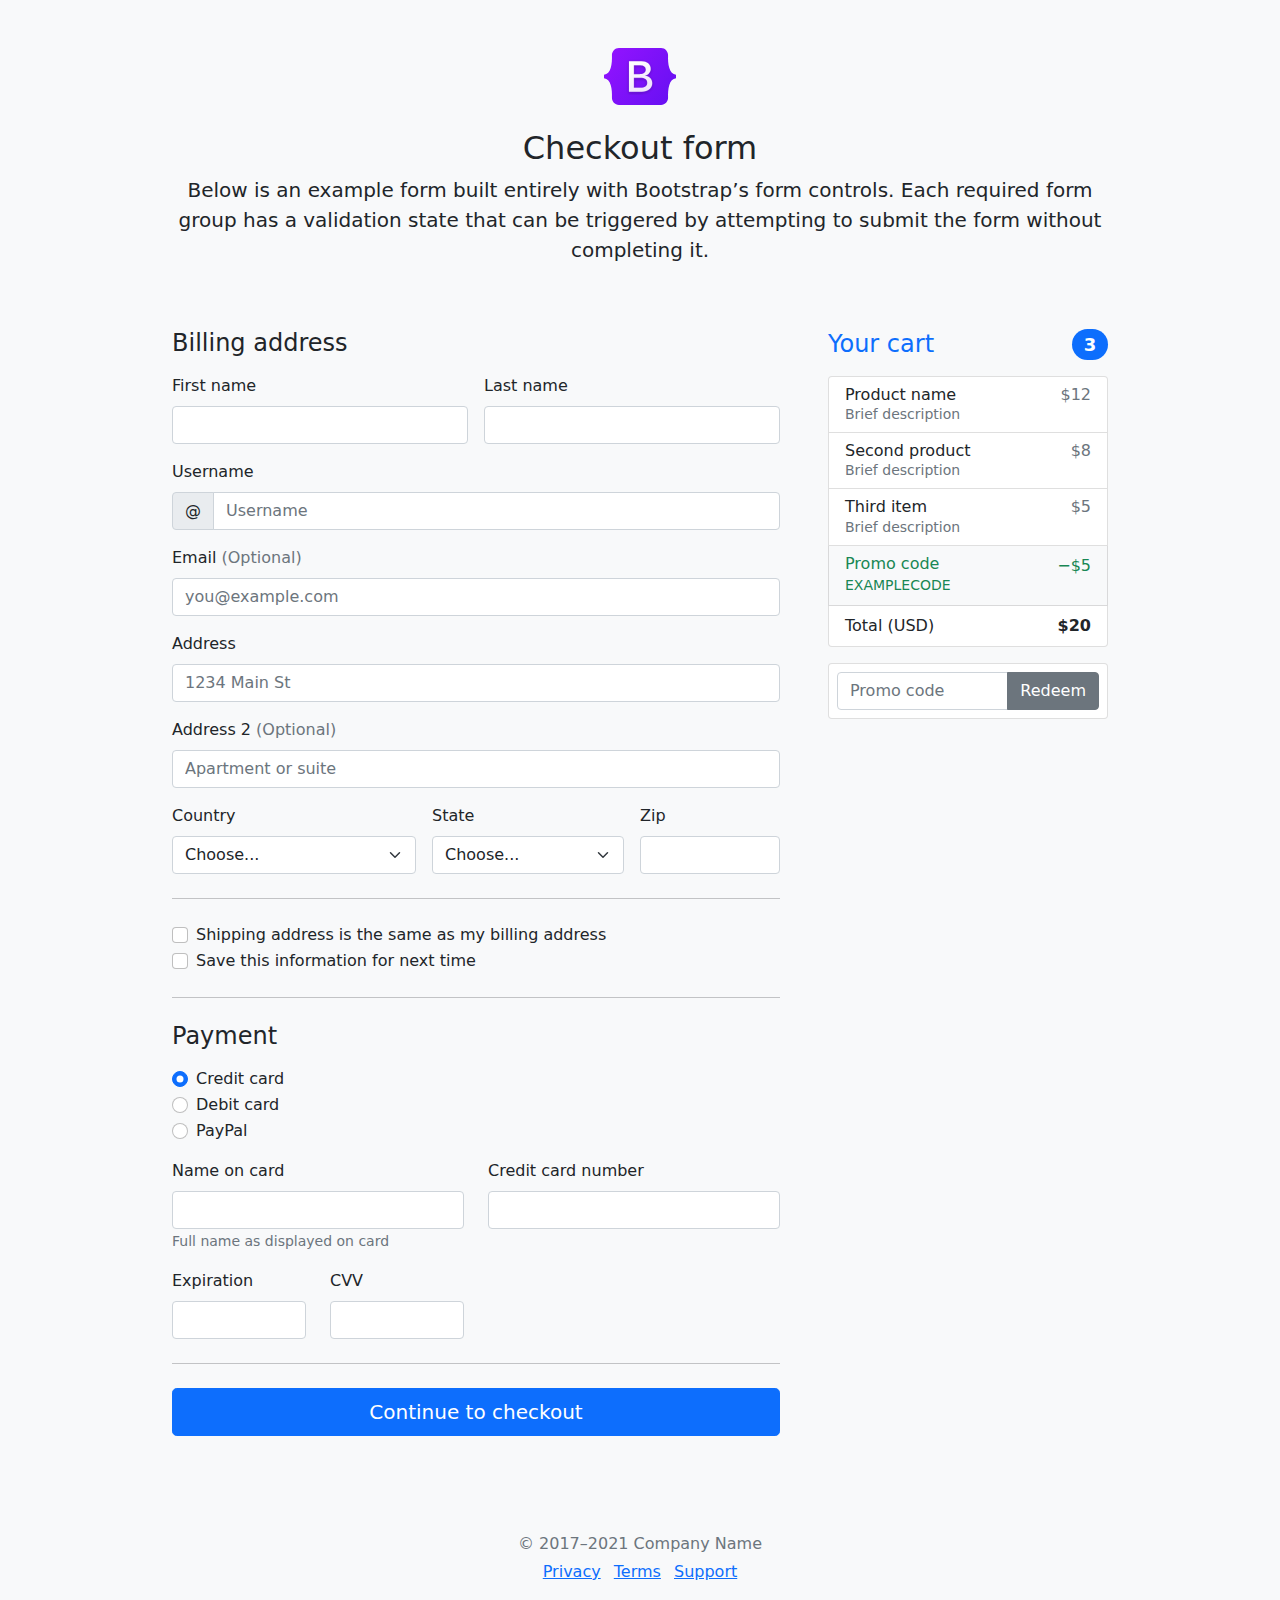
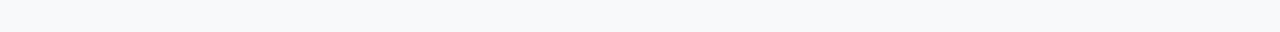
<file: checkout/index.html>
<!doctype html>
<html lang="en">
  <head>
    <meta charset="utf-8">
    <meta name="viewport" content="width=device-width, initial-scale=1">
    <meta name="description" content="">
    <meta name="author" content="Mark Otto, Jacob Thornton, and Bootstrap contributors">
    <meta name="generator" content="Hugo 0.84.0">
    <title>Checkout example · Bootstrap v5.0</title>

    <link rel="canonical" href="https://getbootstrap.com/docs/5.0/examples/checkout/">

    

    <!-- Bootstrap core CSS -->
<link href="../assets/dist/css/bootstrap.min.css" rel="stylesheet">

    <style>
      .bd-placeholder-img {
        font-size: 1.125rem;
        text-anchor: middle;
        -webkit-user-select: none;
        -moz-user-select: none;
        user-select: none;
      }

      @media (min-width: 768px) {
        .bd-placeholder-img-lg {
          font-size: 3.5rem;
        }
      }
    </style>

    
    <!-- Custom styles for this template -->
    <link href="form-validation.css" rel="stylesheet">
  </head>
  <body class="bg-light">
    
<div class="container">
  <main>
    <div class="py-5 text-center">
      <img class="d-block mx-auto mb-4" src="../assets/brand/bootstrap-logo.svg" alt="" width="72" height="57">
      <h2>Checkout form</h2>
      <p class="lead">Below is an example form built entirely with Bootstrap’s form controls. Each required form group has a validation state that can be triggered by attempting to submit the form without completing it.</p>
    </div>

    <div class="row g-5">
      <div class="col-md-5 col-lg-4 order-md-last">
        <h4 class="d-flex justify-content-between align-items-center mb-3">
          <span class="text-primary">Your cart</span>
          <span class="badge bg-primary rounded-pill">3</span>
        </h4>
        <ul class="list-group mb-3">
          <li class="list-group-item d-flex justify-content-between lh-sm">
            <div>
              <h6 class="my-0">Product name</h6>
              <small class="text-muted">Brief description</small>
            </div>
            <span class="text-muted">$12</span>
          </li>
          <li class="list-group-item d-flex justify-content-between lh-sm">
            <div>
              <h6 class="my-0">Second product</h6>
              <small class="text-muted">Brief description</small>
            </div>
            <span class="text-muted">$8</span>
          </li>
          <li class="list-group-item d-flex justify-content-between lh-sm">
            <div>
              <h6 class="my-0">Third item</h6>
              <small class="text-muted">Brief description</small>
            </div>
            <span class="text-muted">$5</span>
          </li>
          <li class="list-group-item d-flex justify-content-between bg-light">
            <div class="text-success">
              <h6 class="my-0">Promo code</h6>
              <small>EXAMPLECODE</small>
            </div>
            <span class="text-success">−$5</span>
          </li>
          <li class="list-group-item d-flex justify-content-between">
            <span>Total (USD)</span>
            <strong>$20</strong>
          </li>
        </ul>

        <form class="card p-2">
          <div class="input-group">
            <input type="text" class="form-control" placeholder="Promo code">
            <button type="submit" class="btn btn-secondary">Redeem</button>
          </div>
        </form>
      </div>
      <div class="col-md-7 col-lg-8">
        <h4 class="mb-3">Billing address</h4>
        <form class="needs-validation" novalidate>
          <div class="row g-3">
            <div class="col-sm-6">
              <label for="firstName" class="form-label">First name</label>
              <input type="text" class="form-control" id="firstName" placeholder="" value="" required>
              <div class="invalid-feedback">
                Valid first name is required.
              </div>
            </div>

            <div class="col-sm-6">
              <label for="lastName" class="form-label">Last name</label>
              <input type="text" class="form-control" id="lastName" placeholder="" value="" required>
              <div class="invalid-feedback">
                Valid last name is required.
              </div>
            </div>

            <div class="col-12">
              <label for="username" class="form-label">Username</label>
              <div class="input-group has-validation">
                <span class="input-group-text">@</span>
                <input type="text" class="form-control" id="username" placeholder="Username" required>
              <div class="invalid-feedback">
                  Your username is required.
                </div>
              </div>
            </div>

            <div class="col-12">
              <label for="email" class="form-label">Email <span class="text-muted">(Optional)</span></label>
              <input type="email" class="form-control" id="email" placeholder="you@example.com">
              <div class="invalid-feedback">
                Please enter a valid email address for shipping updates.
              </div>
            </div>

            <div class="col-12">
              <label for="address" class="form-label">Address</label>
              <input type="text" class="form-control" id="address" placeholder="1234 Main St" required>
              <div class="invalid-feedback">
                Please enter your shipping address.
              </div>
            </div>

            <div class="col-12">
              <label for="address2" class="form-label">Address 2 <span class="text-muted">(Optional)</span></label>
              <input type="text" class="form-control" id="address2" placeholder="Apartment or suite">
            </div>

            <div class="col-md-5">
              <label for="country" class="form-label">Country</label>
              <select class="form-select" id="country" required>
                <option value="">Choose...</option>
                <option>United States</option>
              </select>
              <div class="invalid-feedback">
                Please select a valid country.
              </div>
            </div>

            <div class="col-md-4">
              <label for="state" class="form-label">State</label>
              <select class="form-select" id="state" required>
                <option value="">Choose...</option>
                <option>California</option>
              </select>
              <div class="invalid-feedback">
                Please provide a valid state.
              </div>
            </div>

            <div class="col-md-3">
              <label for="zip" class="form-label">Zip</label>
              <input type="text" class="form-control" id="zip" placeholder="" required>
              <div class="invalid-feedback">
                Zip code required.
              </div>
            </div>
          </div>

          <hr class="my-4">

          <div class="form-check">
            <input type="checkbox" class="form-check-input" id="same-address">
            <label class="form-check-label" for="same-address">Shipping address is the same as my billing address</label>
          </div>

          <div class="form-check">
            <input type="checkbox" class="form-check-input" id="save-info">
            <label class="form-check-label" for="save-info">Save this information for next time</label>
          </div>

          <hr class="my-4">

          <h4 class="mb-3">Payment</h4>

          <div class="my-3">
            <div class="form-check">
              <input id="credit" name="paymentMethod" type="radio" class="form-check-input" checked required>
              <label class="form-check-label" for="credit">Credit card</label>
            </div>
            <div class="form-check">
              <input id="debit" name="paymentMethod" type="radio" class="form-check-input" required>
              <label class="form-check-label" for="debit">Debit card</label>
            </div>
            <div class="form-check">
              <input id="paypal" name="paymentMethod" type="radio" class="form-check-input" required>
              <label class="form-check-label" for="paypal">PayPal</label>
            </div>
          </div>

          <div class="row gy-3">
            <div class="col-md-6">
              <label for="cc-name" class="form-label">Name on card</label>
              <input type="text" class="form-control" id="cc-name" placeholder="" required>
              <small class="text-muted">Full name as displayed on card</small>
              <div class="invalid-feedback">
                Name on card is required
              </div>
            </div>

            <div class="col-md-6">
              <label for="cc-number" class="form-label">Credit card number</label>
              <input type="text" class="form-control" id="cc-number" placeholder="" required>
              <div class="invalid-feedback">
                Credit card number is required
              </div>
            </div>

            <div class="col-md-3">
              <label for="cc-expiration" class="form-label">Expiration</label>
              <input type="text" class="form-control" id="cc-expiration" placeholder="" required>
              <div class="invalid-feedback">
                Expiration date required
              </div>
            </div>

            <div class="col-md-3">
              <label for="cc-cvv" class="form-label">CVV</label>
              <input type="text" class="form-control" id="cc-cvv" placeholder="" required>
              <div class="invalid-feedback">
                Security code required
              </div>
            </div>
          </div>

          <hr class="my-4">

          <button class="w-100 btn btn-primary btn-lg" type="submit">Continue to checkout</button>
        </form>
      </div>
    </div>
  </main>

  <footer class="my-5 pt-5 text-muted text-center text-small">
    <p class="mb-1">&copy; 2017–2021 Company Name</p>
    <ul class="list-inline">
      <li class="list-inline-item"><a href="#">Privacy</a></li>
      <li class="list-inline-item"><a href="#">Terms</a></li>
      <li class="list-inline-item"><a href="#">Support</a></li>
    </ul>
  </footer>
</div>


    <script src="../assets/dist/js/bootstrap.bundle.min.js"></script>

      <script src="form-validation.js"></script>
  </body>
</html>
</file>
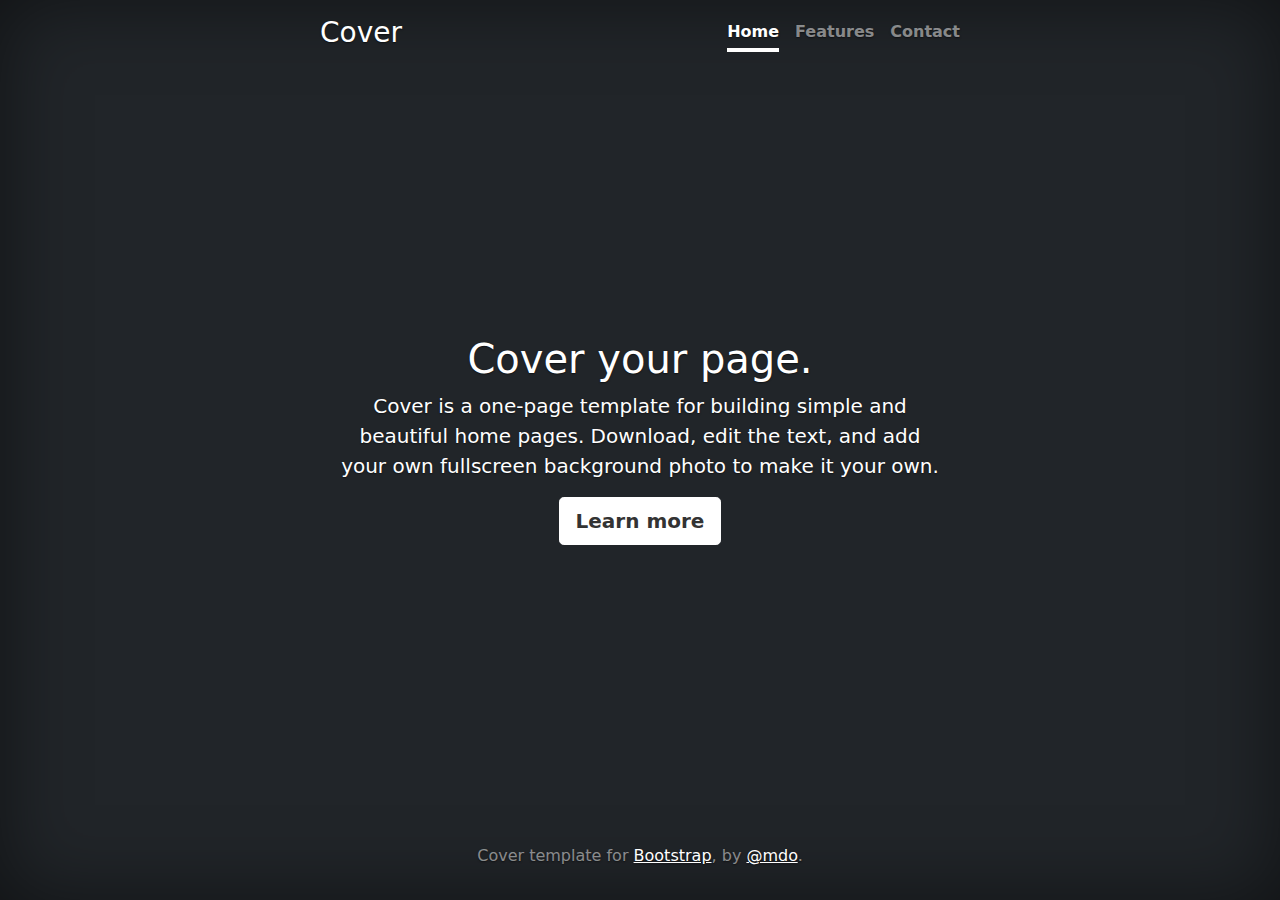
<file: cover/index.html>
<!doctype html>
<html lang="en" class="h-100">
  <head>
    <meta charset="utf-8">
    <meta name="viewport" content="width=device-width, initial-scale=1">
    <meta name="description" content="">
    <meta name="author" content="Mark Otto, Jacob Thornton, and Bootstrap contributors">
    <meta name="generator" content="Hugo 0.84.0">
    <title>Cover Template · Bootstrap v5.0</title>

    <link rel="canonical" href="https://getbootstrap.com/docs/5.0/examples/cover/">

    

    <!-- Bootstrap core CSS -->
<link href="../assets/dist/css/bootstrap.min.css" rel="stylesheet">

    <style>
      .bd-placeholder-img {
        font-size: 1.125rem;
        text-anchor: middle;
        -webkit-user-select: none;
        -moz-user-select: none;
        user-select: none;
      }

      @media (min-width: 768px) {
        .bd-placeholder-img-lg {
          font-size: 3.5rem;
        }
      }
    </style>

    
    <!-- Custom styles for this template -->
    <link href="cover.css" rel="stylesheet">
  </head>
  <body class="d-flex h-100 text-center text-white bg-dark">
    
<div class="cover-container d-flex w-100 h-100 p-3 mx-auto flex-column">
  <header class="mb-auto">
    <div>
      <h3 class="float-md-start mb-0">Cover</h3>
      <nav class="nav nav-masthead justify-content-center float-md-end">
        <a class="nav-link active" aria-current="page" href="#">Home</a>
        <a class="nav-link" href="#">Features</a>
        <a class="nav-link" href="#">Contact</a>
      </nav>
    </div>
  </header>

  <main class="px-3">
    <h1>Cover your page.</h1>
    <p class="lead">Cover is a one-page template for building simple and beautiful home pages. Download, edit the text, and add your own fullscreen background photo to make it your own.</p>
    <p class="lead">
      <a href="#" class="btn btn-lg btn-secondary fw-bold border-white bg-white">Learn more</a>
    </p>
  </main>

  <footer class="mt-auto text-white-50">
    <p>Cover template for <a href="https://getbootstrap.com/" class="text-white">Bootstrap</a>, by <a href="https://twitter.com/mdo" class="text-white">@mdo</a>.</p>
  </footer>
</div>


    
  </body>
</html>
</file>
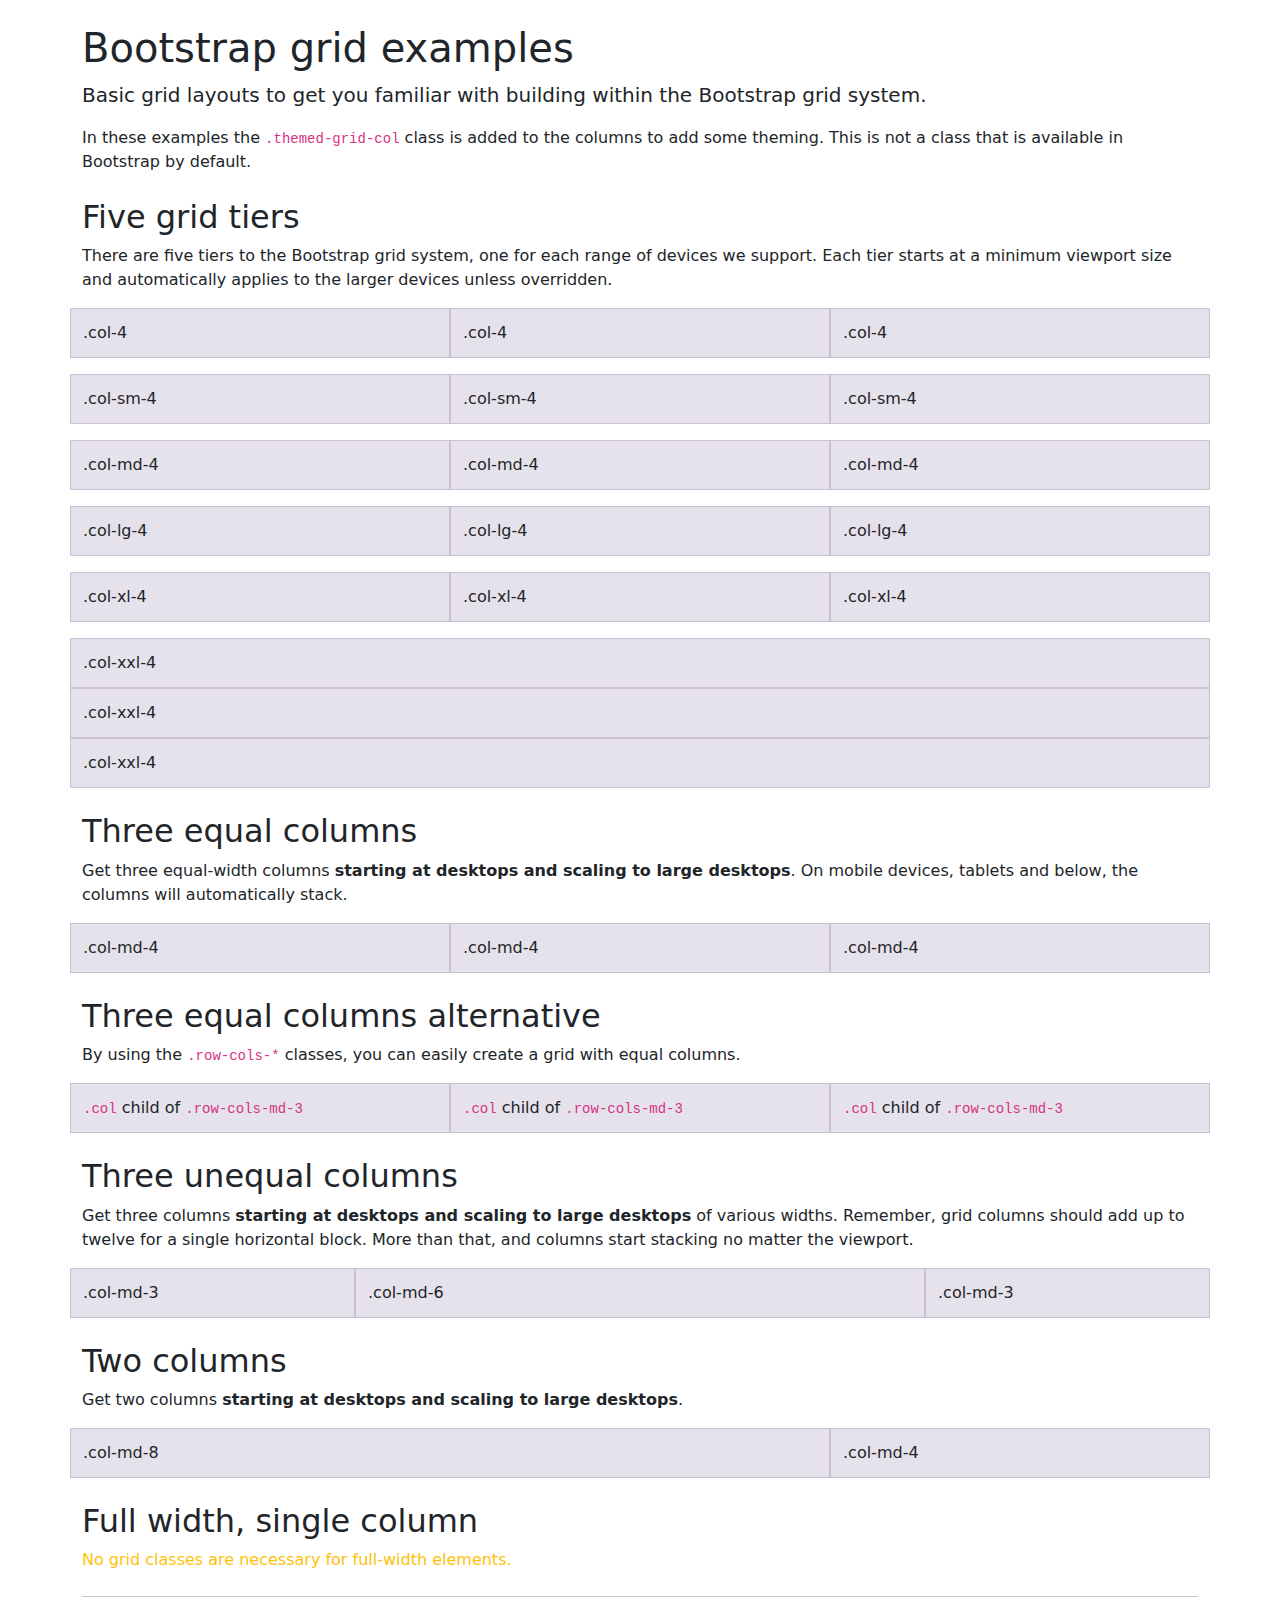
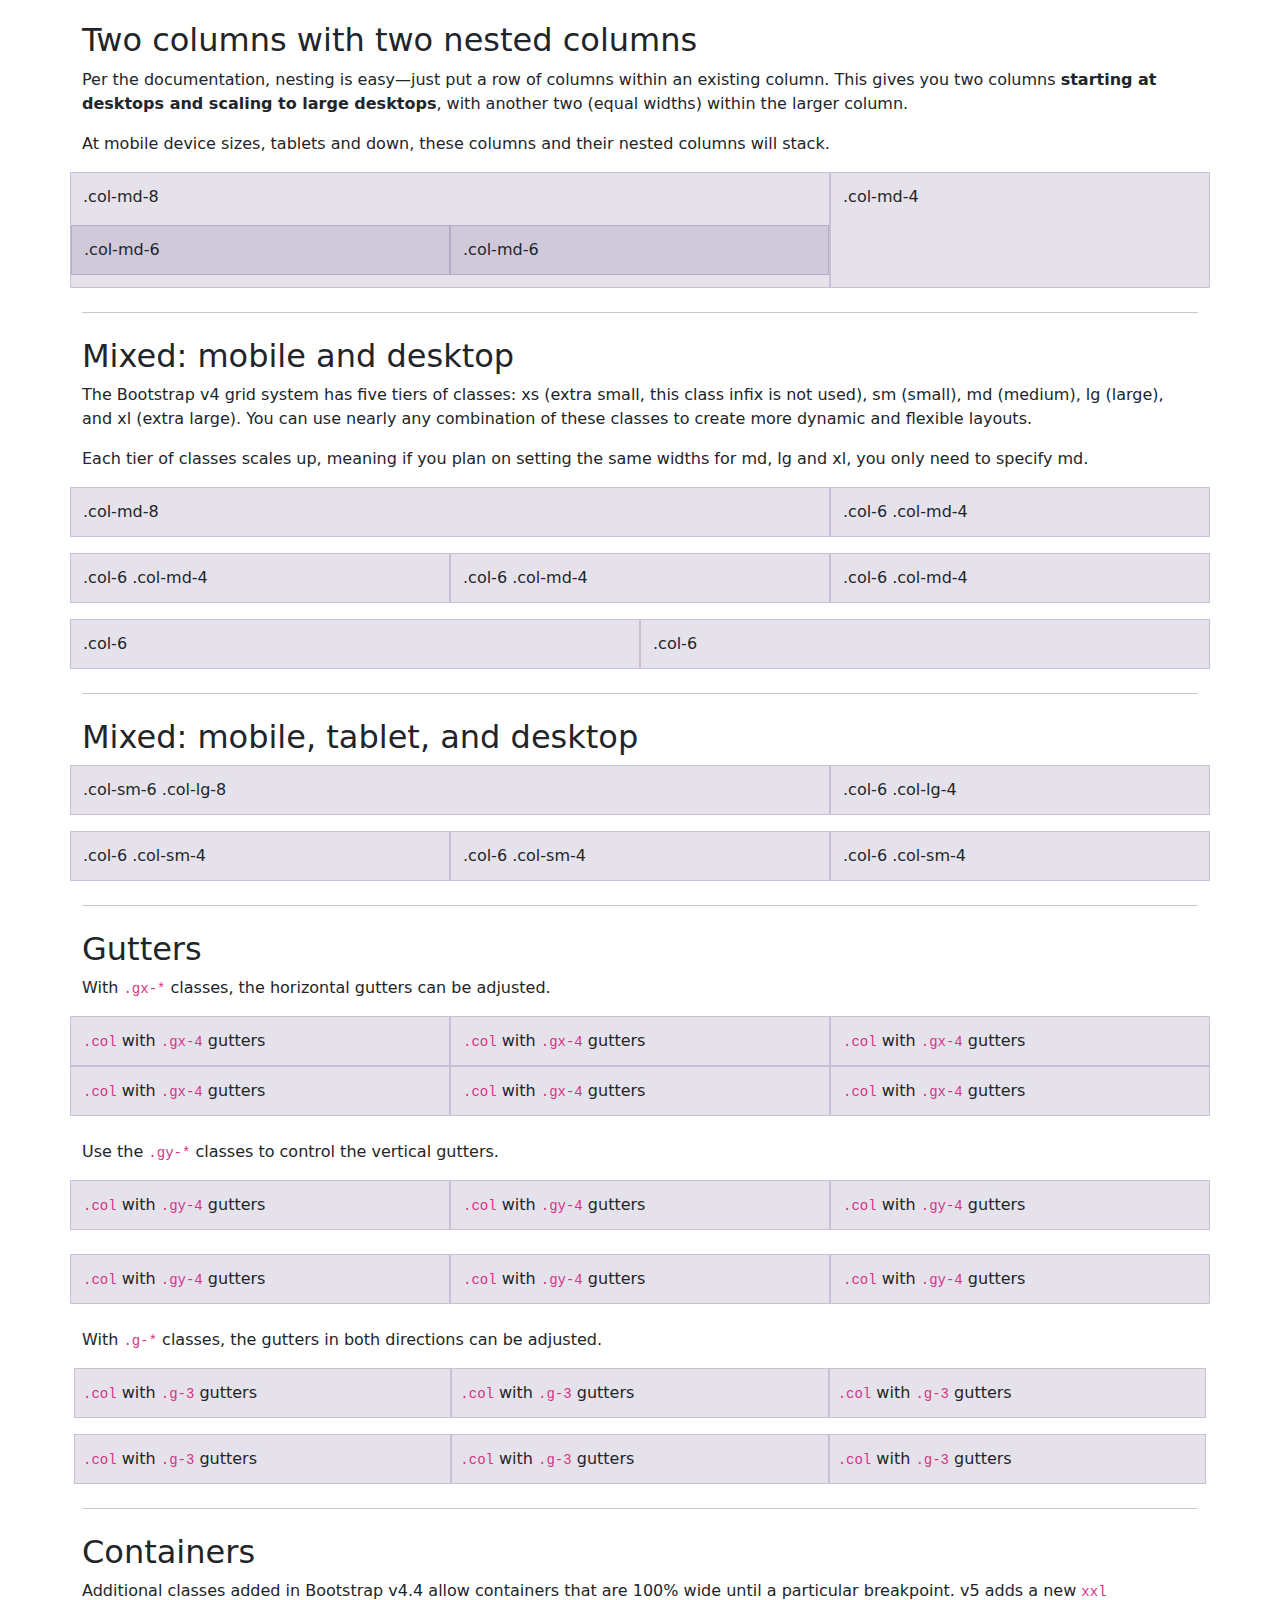
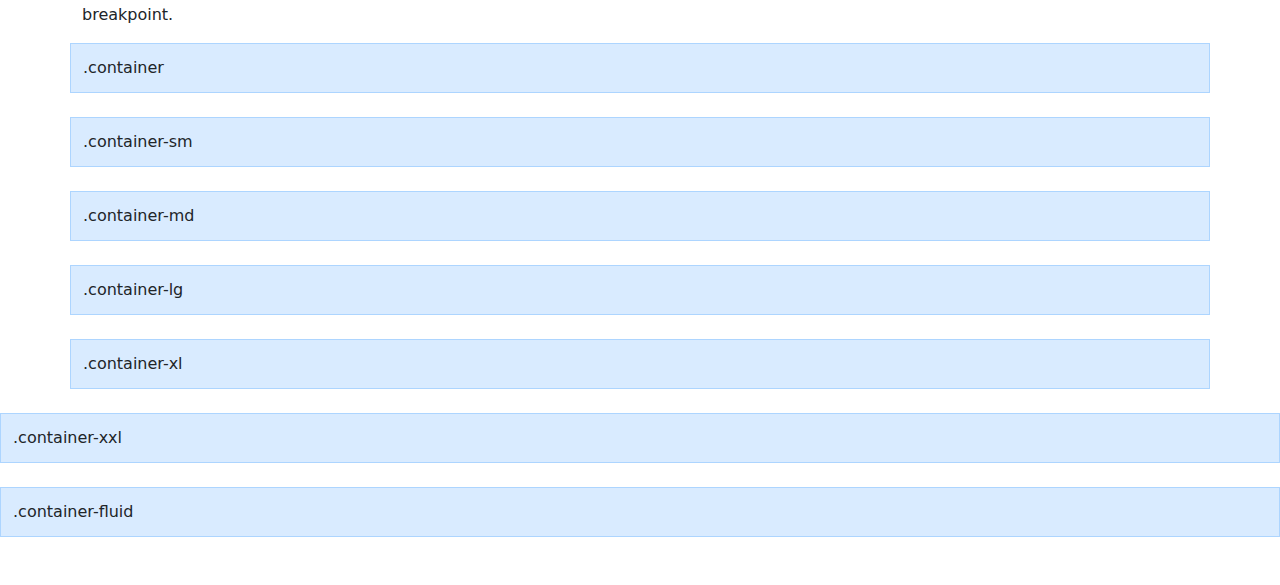
<file: grid/index.html>
<!doctype html>
<html lang="en">
  <head>
    <meta charset="utf-8">
    <meta name="viewport" content="width=device-width, initial-scale=1">
    <meta name="description" content="">
    <meta name="author" content="Mark Otto, Jacob Thornton, and Bootstrap contributors">
    <meta name="generator" content="Hugo 0.84.0">
    <title>Grid Template · Bootstrap v5.0</title>

    <link rel="canonical" href="https://getbootstrap.com/docs/5.0/examples/grid/">

    

    <!-- Bootstrap core CSS -->
<link href="../assets/dist/css/bootstrap.min.css" rel="stylesheet">

    <style>
      .bd-placeholder-img {
        font-size: 1.125rem;
        text-anchor: middle;
        -webkit-user-select: none;
        -moz-user-select: none;
        user-select: none;
      }

      @media (min-width: 768px) {
        .bd-placeholder-img-lg {
          font-size: 3.5rem;
        }
      }
    </style>

    
    <!-- Custom styles for this template -->
    <link href="grid.css" rel="stylesheet">
  </head>
  <body class="py-4">
    
<main>
  <div class="container">

    <h1>Bootstrap grid examples</h1>
    <p class="lead">Basic grid layouts to get you familiar with building within the Bootstrap grid system.</p>
    <p>In these examples the <code>.themed-grid-col</code> class is added to the columns to add some theming. This is not a class that is available in Bootstrap by default.</p>

    <h2 class="mt-4">Five grid tiers</h2>
    <p>There are five tiers to the Bootstrap grid system, one for each range of devices we support. Each tier starts at a minimum viewport size and automatically applies to the larger devices unless overridden.</p>

    <div class="row mb-3">
      <div class="col-4 themed-grid-col">.col-4</div>
      <div class="col-4 themed-grid-col">.col-4</div>
      <div class="col-4 themed-grid-col">.col-4</div>
    </div>

    <div class="row mb-3">
      <div class="col-sm-4 themed-grid-col">.col-sm-4</div>
      <div class="col-sm-4 themed-grid-col">.col-sm-4</div>
      <div class="col-sm-4 themed-grid-col">.col-sm-4</div>
    </div>

    <div class="row mb-3">
      <div class="col-md-4 themed-grid-col">.col-md-4</div>
      <div class="col-md-4 themed-grid-col">.col-md-4</div>
      <div class="col-md-4 themed-grid-col">.col-md-4</div>
    </div>

    <div class="row mb-3">
      <div class="col-lg-4 themed-grid-col">.col-lg-4</div>
      <div class="col-lg-4 themed-grid-col">.col-lg-4</div>
      <div class="col-lg-4 themed-grid-col">.col-lg-4</div>
    </div>

    <div class="row mb-3">
      <div class="col-xl-4 themed-grid-col">.col-xl-4</div>
      <div class="col-xl-4 themed-grid-col">.col-xl-4</div>
      <div class="col-xl-4 themed-grid-col">.col-xl-4</div>
    </div>

    <div class="row mb-3">
      <div class="col-xxl-4 themed-grid-col">.col-xxl-4</div>
      <div class="col-xxl-4 themed-grid-col">.col-xxl-4</div>
      <div class="col-xxl-4 themed-grid-col">.col-xxl-4</div>
    </div>

    <h2 class="mt-4">Three equal columns</h2>
    <p>Get three equal-width columns <strong>starting at desktops and scaling to large desktops</strong>. On mobile devices, tablets and below, the columns will automatically stack.</p>
    <div class="row mb-3">
      <div class="col-md-4 themed-grid-col">.col-md-4</div>
      <div class="col-md-4 themed-grid-col">.col-md-4</div>
      <div class="col-md-4 themed-grid-col">.col-md-4</div>
    </div>

    <h2 class="mt-4">Three equal columns alternative</h2>
    <p>By using the <code>.row-cols-*</code> classes, you can easily create a grid with equal columns.</p>
    <div class="row row-cols-md-3 mb-3">
      <div class="col themed-grid-col"><code>.col</code> child of <code>.row-cols-md-3</code></div>
      <div class="col themed-grid-col"><code>.col</code> child of <code>.row-cols-md-3</code></div>
      <div class="col themed-grid-col"><code>.col</code> child of <code>.row-cols-md-3</code></div>
    </div>

    <h2 class="mt-4">Three unequal columns</h2>
    <p>Get three columns <strong>starting at desktops and scaling to large desktops</strong> of various widths. Remember, grid columns should add up to twelve for a single horizontal block. More than that, and columns start stacking no matter the viewport.</p>
    <div class="row mb-3">
      <div class="col-md-3 themed-grid-col">.col-md-3</div>
      <div class="col-md-6 themed-grid-col">.col-md-6</div>
      <div class="col-md-3 themed-grid-col">.col-md-3</div>
    </div>

    <h2 class="mt-4">Two columns</h2>
    <p>Get two columns <strong>starting at desktops and scaling to large desktops</strong>.</p>
    <div class="row mb-3">
      <div class="col-md-8 themed-grid-col">.col-md-8</div>
      <div class="col-md-4 themed-grid-col">.col-md-4</div>
    </div>

    <h2 class="mt-4">Full width, single column</h2>
    <p class="text-warning">
      No grid classes are necessary for full-width elements.
    </p>

    <hr class="my-4">

    <h2 class="mt-4">Two columns with two nested columns</h2>
    <p>Per the documentation, nesting is easy—just put a row of columns within an existing column. This gives you two columns <strong>starting at desktops and scaling to large desktops</strong>, with another two (equal widths) within the larger column.</p>
    <p>At mobile device sizes, tablets and down, these columns and their nested columns will stack.</p>
    <div class="row mb-3">
      <div class="col-md-8 themed-grid-col">
        <div class="pb-3">
          .col-md-8
        </div>
        <div class="row">
          <div class="col-md-6 themed-grid-col">.col-md-6</div>
          <div class="col-md-6 themed-grid-col">.col-md-6</div>
        </div>
      </div>
      <div class="col-md-4 themed-grid-col">.col-md-4</div>
    </div>

    <hr class="my-4">

    <h2 class="mt-4">Mixed: mobile and desktop</h2>
    <p>The Bootstrap v4 grid system has five tiers of classes: xs (extra small, this class infix is not used), sm (small), md (medium), lg (large), and xl (extra large). You can use nearly any combination of these classes to create more dynamic and flexible layouts.</p>
    <p>Each tier of classes scales up, meaning if you plan on setting the same widths for md, lg and xl, you only need to specify md.</p>
    <div class="row mb-3">
      <div class="col-md-8 themed-grid-col">.col-md-8</div>
      <div class="col-6 col-md-4 themed-grid-col">.col-6 .col-md-4</div>
    </div>
    <div class="row mb-3">
      <div class="col-6 col-md-4 themed-grid-col">.col-6 .col-md-4</div>
      <div class="col-6 col-md-4 themed-grid-col">.col-6 .col-md-4</div>
      <div class="col-6 col-md-4 themed-grid-col">.col-6 .col-md-4</div>
    </div>
    <div class="row mb-3">
      <div class="col-6 themed-grid-col">.col-6</div>
      <div class="col-6 themed-grid-col">.col-6</div>
    </div>

    <hr class="my-4">

    <h2 class="mt-4">Mixed: mobile, tablet, and desktop</h2>
    <div class="row mb-3">
      <div class="col-sm-6 col-lg-8 themed-grid-col">.col-sm-6 .col-lg-8</div>
      <div class="col-6 col-lg-4 themed-grid-col">.col-6 .col-lg-4</div>
    </div>
    <div class="row mb-3">
      <div class="col-6 col-sm-4 themed-grid-col">.col-6 .col-sm-4</div>
      <div class="col-6 col-sm-4 themed-grid-col">.col-6 .col-sm-4</div>
      <div class="col-6 col-sm-4 themed-grid-col">.col-6 .col-sm-4</div>
    </div>

    <hr class="my-4">

    <h2 class="mt-4">Gutters</h2>
    <p>With <code>.gx-*</code> classes, the horizontal gutters can be adjusted.</p>
    <div class="row row-cols-1 row-cols-md-3 gx-4">
      <div class="col themed-grid-col"><code>.col</code> with <code>.gx-4</code> gutters</div>
      <div class="col themed-grid-col"><code>.col</code> with <code>.gx-4</code> gutters</div>
      <div class="col themed-grid-col"><code>.col</code> with <code>.gx-4</code> gutters</div>
      <div class="col themed-grid-col"><code>.col</code> with <code>.gx-4</code> gutters</div>
      <div class="col themed-grid-col"><code>.col</code> with <code>.gx-4</code> gutters</div>
      <div class="col themed-grid-col"><code>.col</code> with <code>.gx-4</code> gutters</div>
    </div>
    <p class="mt-4">Use the <code>.gy-*</code> classes to control the vertical gutters.</p>
    <div class="row row-cols-1 row-cols-md-3 gy-4">
      <div class="col themed-grid-col"><code>.col</code> with <code>.gy-4</code> gutters</div>
      <div class="col themed-grid-col"><code>.col</code> with <code>.gy-4</code> gutters</div>
      <div class="col themed-grid-col"><code>.col</code> with <code>.gy-4</code> gutters</div>
      <div class="col themed-grid-col"><code>.col</code> with <code>.gy-4</code> gutters</div>
      <div class="col themed-grid-col"><code>.col</code> with <code>.gy-4</code> gutters</div>
      <div class="col themed-grid-col"><code>.col</code> with <code>.gy-4</code> gutters</div>
    </div>
    <p class="mt-4">With <code>.g-*</code> classes, the gutters in both directions can be adjusted.</p>
    <div class="row row-cols-1 row-cols-md-3 g-3">
      <div class="col themed-grid-col"><code>.col</code> with <code>.g-3</code> gutters</div>
      <div class="col themed-grid-col"><code>.col</code> with <code>.g-3</code> gutters</div>
      <div class="col themed-grid-col"><code>.col</code> with <code>.g-3</code> gutters</div>
      <div class="col themed-grid-col"><code>.col</code> with <code>.g-3</code> gutters</div>
      <div class="col themed-grid-col"><code>.col</code> with <code>.g-3</code> gutters</div>
      <div class="col themed-grid-col"><code>.col</code> with <code>.g-3</code> gutters</div>
    </div>
  </div>

  <div class="container" id="containers">
    <hr class="my-4">

    <h2 class="mt-4">Containers</h2>
    <p>Additional classes added in Bootstrap v4.4 allow containers that are 100% wide until a particular breakpoint. v5 adds a new <code>xxl</code> breakpoint.</p>
  </div>

  <div class="container themed-container">.container</div>
  <div class="container-sm themed-container">.container-sm</div>
  <div class="container-md themed-container">.container-md</div>
  <div class="container-lg themed-container">.container-lg</div>
  <div class="container-xl themed-container">.container-xl</div>
  <div class="container-xxl themed-container">.container-xxl</div>
  <div class="container-fluid themed-container">.container-fluid</div>
</main>


    
  </body>
</html>
</file>
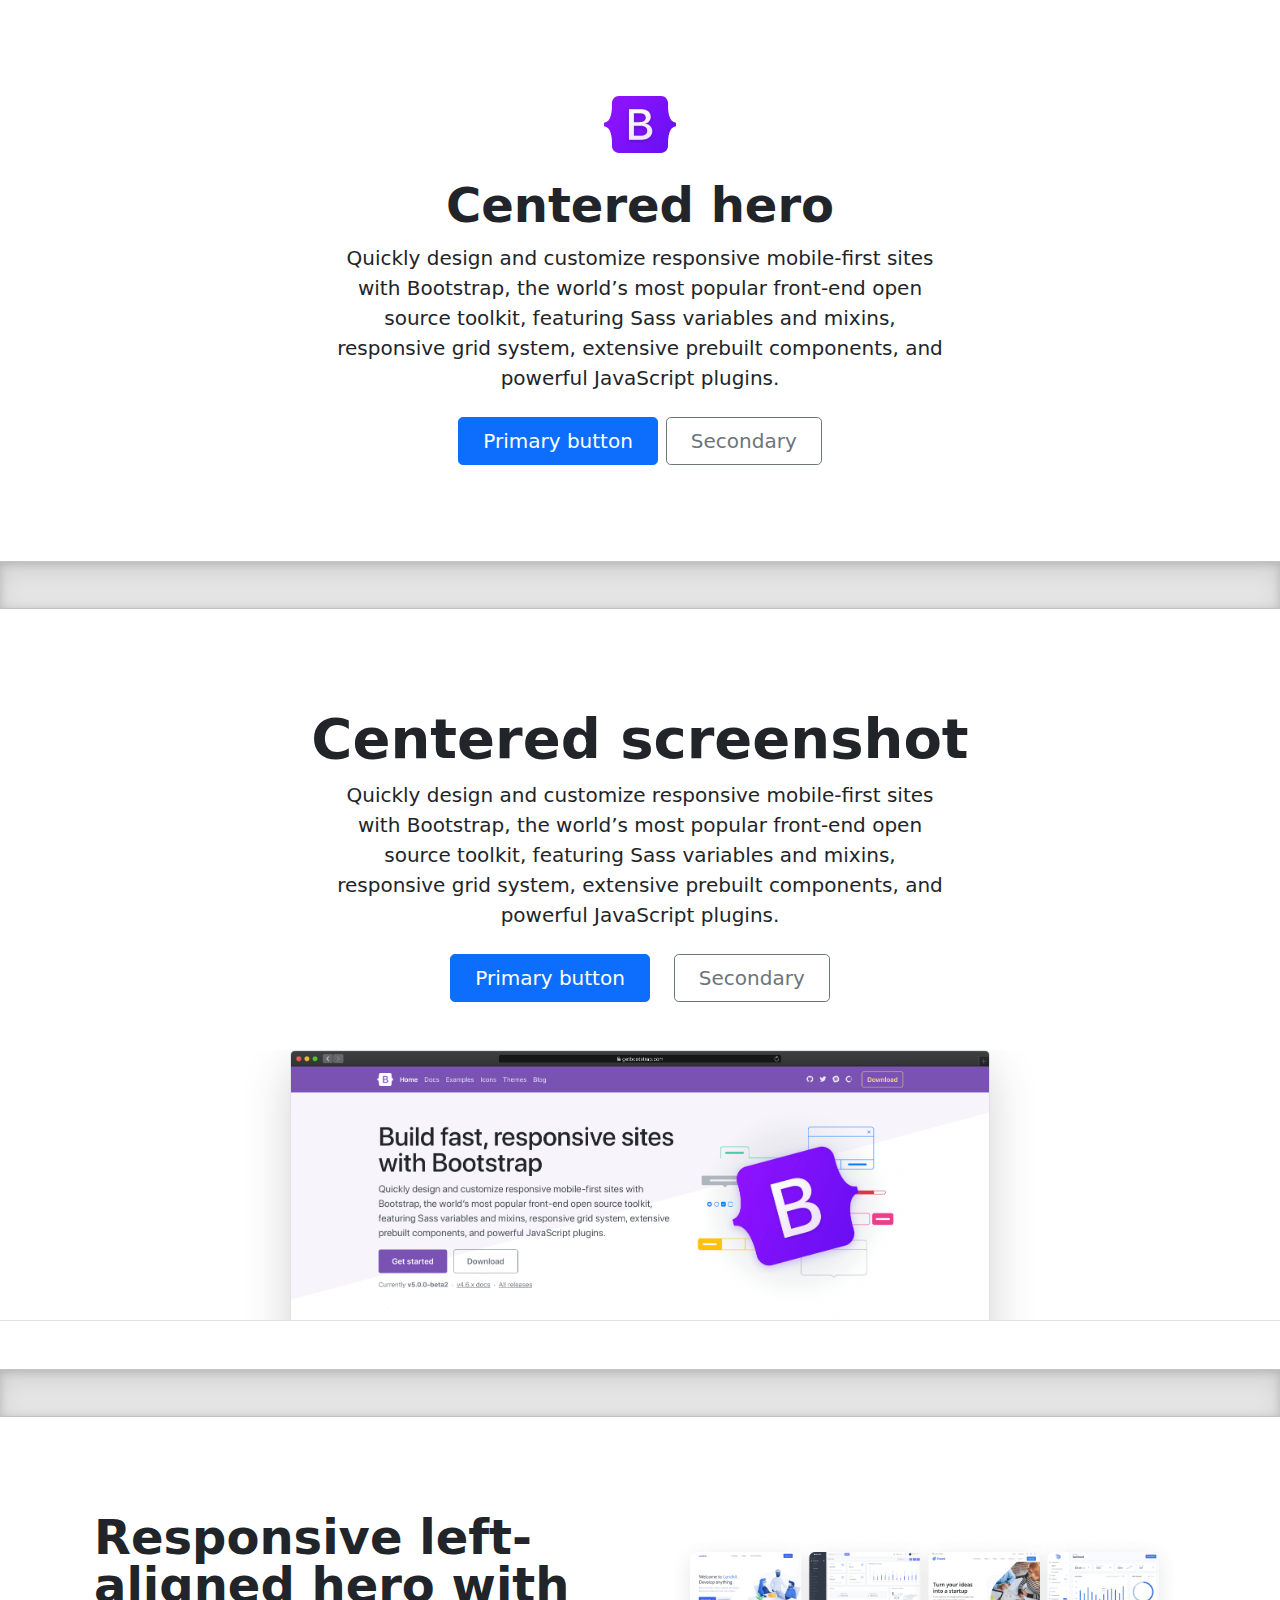
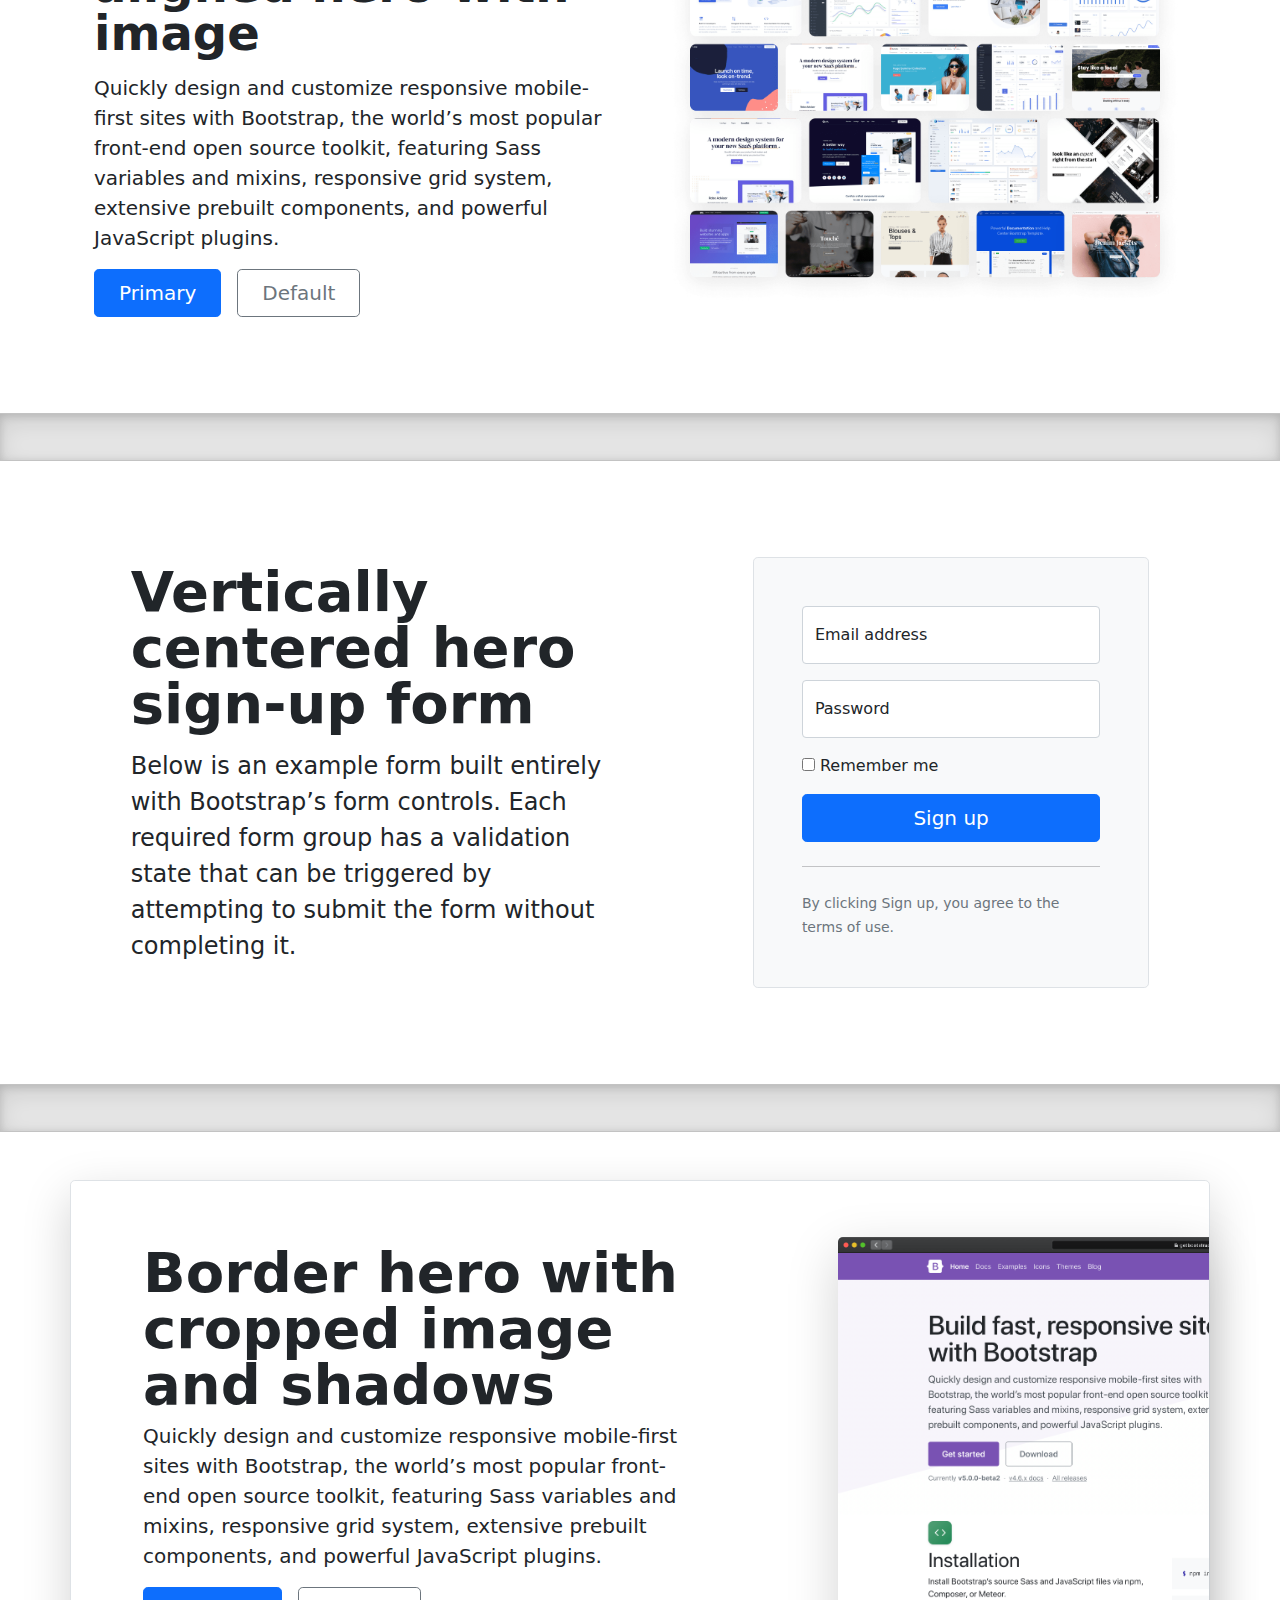
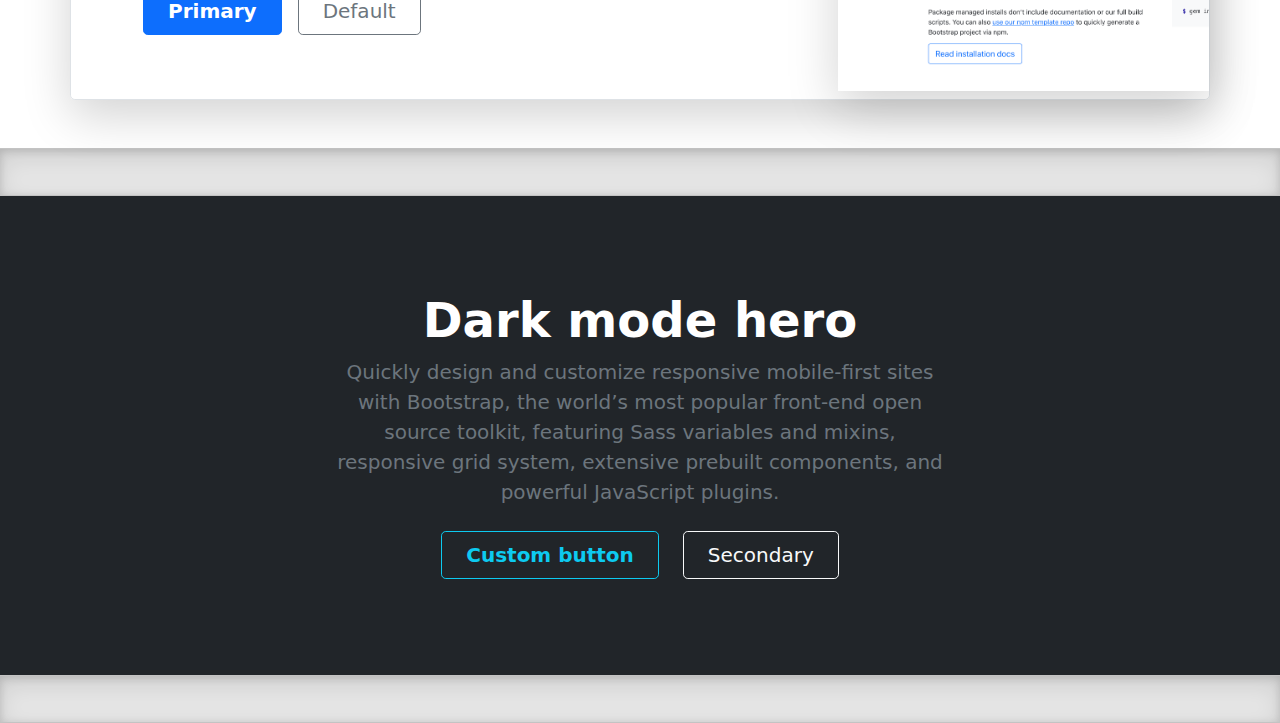
<file: heroes/index.html>
<!doctype html>
<html lang="en">
  <head>
    <meta charset="utf-8">
    <meta name="viewport" content="width=device-width, initial-scale=1">
    <meta name="description" content="">
    <meta name="author" content="Mark Otto, Jacob Thornton, and Bootstrap contributors">
    <meta name="generator" content="Hugo 0.84.0">
    <title>Heroes · Bootstrap v5.0</title>

    <link rel="canonical" href="https://getbootstrap.com/docs/5.0/examples/heroes/">

    

    <!-- Bootstrap core CSS -->
<link href="../assets/dist/css/bootstrap.min.css" rel="stylesheet">

    <style>
      .bd-placeholder-img {
        font-size: 1.125rem;
        text-anchor: middle;
        -webkit-user-select: none;
        -moz-user-select: none;
        user-select: none;
      }

      @media (min-width: 768px) {
        .bd-placeholder-img-lg {
          font-size: 3.5rem;
        }
      }
    </style>

    
    <!-- Custom styles for this template -->
    <link href="heroes.css" rel="stylesheet">
  </head>
  <body>
    
<main>
  <h1 class="visually-hidden">Heroes examples</h1>

  <div class="px-4 py-5 my-5 text-center">
    <img class="d-block mx-auto mb-4" src="../assets/brand/bootstrap-logo.svg" alt="" width="72" height="57">
    <h1 class="display-5 fw-bold">Centered hero</h1>
    <div class="col-lg-6 mx-auto">
      <p class="lead mb-4">Quickly design and customize responsive mobile-first sites with Bootstrap, the world’s most popular front-end open source toolkit, featuring Sass variables and mixins, responsive grid system, extensive prebuilt components, and powerful JavaScript plugins.</p>
      <div class="d-grid gap-2 d-sm-flex justify-content-sm-center">
        <button type="button" class="btn btn-primary btn-lg px-4 gap-3">Primary button</button>
        <button type="button" class="btn btn-outline-secondary btn-lg px-4">Secondary</button>
      </div>
    </div>
  </div>

  <div class="b-example-divider"></div>

  <div class="px-4 pt-5 my-5 text-center border-bottom">
    <h1 class="display-4 fw-bold">Centered screenshot</h1>
    <div class="col-lg-6 mx-auto">
      <p class="lead mb-4">Quickly design and customize responsive mobile-first sites with Bootstrap, the world’s most popular front-end open source toolkit, featuring Sass variables and mixins, responsive grid system, extensive prebuilt components, and powerful JavaScript plugins.</p>
      <div class="d-grid gap-2 d-sm-flex justify-content-sm-center mb-5">
        <button type="button" class="btn btn-primary btn-lg px-4 me-sm-3">Primary button</button>
        <button type="button" class="btn btn-outline-secondary btn-lg px-4">Secondary</button>
      </div>
    </div>
    <div class="overflow-hidden" style="max-height: 30vh;">
      <div class="container px-5">
        <img src="bootstrap-docs.png" class="img-fluid border rounded-3 shadow-lg mb-4" alt="Example image" width="700" height="500" loading="lazy">
      </div>
    </div>
  </div>

  <div class="b-example-divider"></div>

  <div class="container col-xxl-8 px-4 py-5">
    <div class="row flex-lg-row-reverse align-items-center g-5 py-5">
      <div class="col-10 col-sm-8 col-lg-6">
        <img src="bootstrap-themes.png" class="d-block mx-lg-auto img-fluid" alt="Bootstrap Themes" width="700" height="500" loading="lazy">
      </div>
      <div class="col-lg-6">
        <h1 class="display-5 fw-bold lh-1 mb-3">Responsive left-aligned hero with image</h1>
        <p class="lead">Quickly design and customize responsive mobile-first sites with Bootstrap, the world’s most popular front-end open source toolkit, featuring Sass variables and mixins, responsive grid system, extensive prebuilt components, and powerful JavaScript plugins.</p>
        <div class="d-grid gap-2 d-md-flex justify-content-md-start">
          <button type="button" class="btn btn-primary btn-lg px-4 me-md-2">Primary</button>
          <button type="button" class="btn btn-outline-secondary btn-lg px-4">Default</button>
        </div>
      </div>
    </div>
  </div>

  <div class="b-example-divider"></div>

  <div class="container col-xl-10 col-xxl-8 px-4 py-5">
    <div class="row align-items-center g-lg-5 py-5">
      <div class="col-lg-7 text-center text-lg-start">
        <h1 class="display-4 fw-bold lh-1 mb-3">Vertically centered hero sign-up form</h1>
        <p class="col-lg-10 fs-4">Below is an example form built entirely with Bootstrap’s form controls. Each required form group has a validation state that can be triggered by attempting to submit the form without completing it.</p>
      </div>
      <div class="col-md-10 mx-auto col-lg-5">
        <form class="p-4 p-md-5 border rounded-3 bg-light">
          <div class="form-floating mb-3">
            <input type="email" class="form-control" id="floatingInput" placeholder="name@example.com">
            <label for="floatingInput">Email address</label>
          </div>
          <div class="form-floating mb-3">
            <input type="password" class="form-control" id="floatingPassword" placeholder="Password">
            <label for="floatingPassword">Password</label>
          </div>
          <div class="checkbox mb-3">
            <label>
              <input type="checkbox" value="remember-me"> Remember me
            </label>
          </div>
          <button class="w-100 btn btn-lg btn-primary" type="submit">Sign up</button>
          <hr class="my-4">
          <small class="text-muted">By clicking Sign up, you agree to the terms of use.</small>
        </form>
      </div>
    </div>
  </div>

  <div class="b-example-divider"></div>

  <div class="container my-5">
    <div class="row p-4 pb-0 pe-lg-0 pt-lg-5 align-items-center rounded-3 border shadow-lg">
      <div class="col-lg-7 p-3 p-lg-5 pt-lg-3">
        <h1 class="display-4 fw-bold lh-1">Border hero with cropped image and shadows</h1>
        <p class="lead">Quickly design and customize responsive mobile-first sites with Bootstrap, the world’s most popular front-end open source toolkit, featuring Sass variables and mixins, responsive grid system, extensive prebuilt components, and powerful JavaScript plugins.</p>
        <div class="d-grid gap-2 d-md-flex justify-content-md-start mb-4 mb-lg-3">
          <button type="button" class="btn btn-primary btn-lg px-4 me-md-2 fw-bold">Primary</button>
          <button type="button" class="btn btn-outline-secondary btn-lg px-4">Default</button>
        </div>
      </div>
      <div class="col-lg-4 offset-lg-1 p-0 overflow-hidden shadow-lg">
          <img class="rounded-lg-3" src="bootstrap-docs.png" alt="" width="720">
      </div>
    </div>
  </div>

  <div class="b-example-divider"></div>

  <div class="bg-dark text-secondary px-4 py-5 text-center">
    <div class="py-5">
      <h1 class="display-5 fw-bold text-white">Dark mode hero</h1>
      <div class="col-lg-6 mx-auto">
        <p class="fs-5 mb-4">Quickly design and customize responsive mobile-first sites with Bootstrap, the world’s most popular front-end open source toolkit, featuring Sass variables and mixins, responsive grid system, extensive prebuilt components, and powerful JavaScript plugins.</p>
        <div class="d-grid gap-2 d-sm-flex justify-content-sm-center">
          <button type="button" class="btn btn-outline-info btn-lg px-4 me-sm-3 fw-bold">Custom button</button>
          <button type="button" class="btn btn-outline-light btn-lg px-4">Secondary</button>
        </div>
      </div>
    </div>
  </div>

  <div class="b-example-divider mb-0"></div>
</main>


    <script src="../assets/dist/js/bootstrap.bundle.min.js"></script>

      
  </body>
</html>
</file>
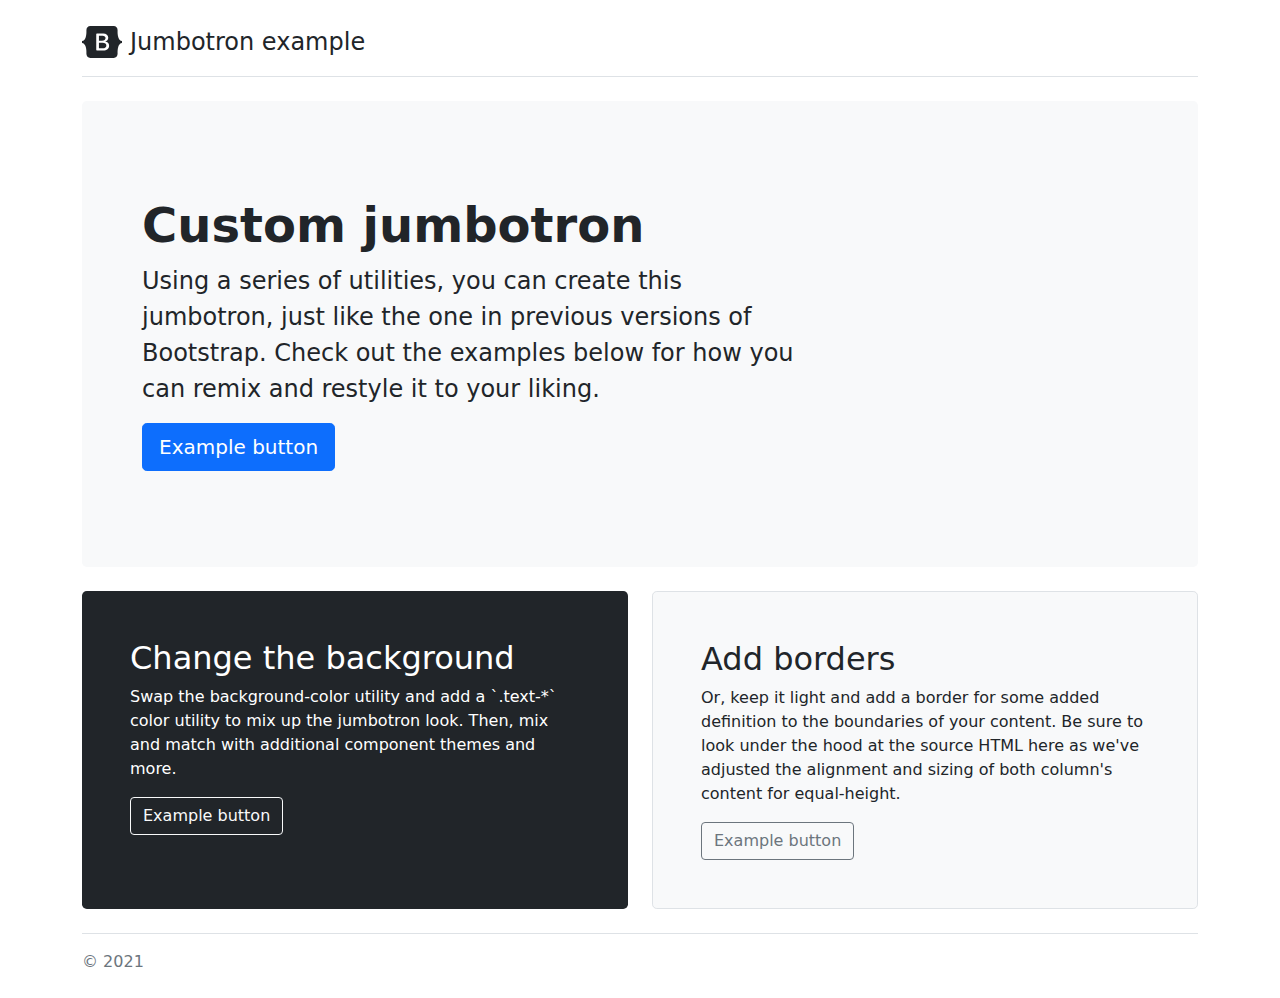
<file: jumbotron/index.html>
<!doctype html>
<html lang="en">
  <head>
    <meta charset="utf-8">
    <meta name="viewport" content="width=device-width, initial-scale=1">
    <meta name="description" content="">
    <meta name="author" content="Mark Otto, Jacob Thornton, and Bootstrap contributors">
    <meta name="generator" content="Hugo 0.84.0">
    <title>Jumbotron example · Bootstrap v5.0</title>

    <link rel="canonical" href="https://getbootstrap.com/docs/5.0/examples/jumbotron/">

    

    <!-- Bootstrap core CSS -->
<link href="../assets/dist/css/bootstrap.min.css" rel="stylesheet">

    <style>
      .bd-placeholder-img {
        font-size: 1.125rem;
        text-anchor: middle;
        -webkit-user-select: none;
        -moz-user-select: none;
        user-select: none;
      }

      @media (min-width: 768px) {
        .bd-placeholder-img-lg {
          font-size: 3.5rem;
        }
      }
    </style>

    
  </head>
  <body>
    
<main>
  <div class="container py-4">
    <header class="pb-3 mb-4 border-bottom">
      <a href="/" class="d-flex align-items-center text-dark text-decoration-none">
        <svg xmlns="http://www.w3.org/2000/svg" width="40" height="32" class="me-2" viewBox="0 0 118 94" role="img"><title>Bootstrap</title><path fill-rule="evenodd" clip-rule="evenodd" d="M24.509 0c-6.733 0-11.715 5.893-11.492 12.284.214 6.14-.064 14.092-2.066 20.577C8.943 39.365 5.547 43.485 0 44.014v5.972c5.547.529 8.943 4.649 10.951 11.153 2.002 6.485 2.28 14.437 2.066 20.577C12.794 88.106 17.776 94 24.51 94H93.5c6.733 0 11.714-5.893 11.491-12.284-.214-6.14.064-14.092 2.066-20.577 2.009-6.504 5.396-10.624 10.943-11.153v-5.972c-5.547-.529-8.934-4.649-10.943-11.153-2.002-6.484-2.28-14.437-2.066-20.577C105.214 5.894 100.233 0 93.5 0H24.508zM80 57.863C80 66.663 73.436 72 62.543 72H44a2 2 0 01-2-2V24a2 2 0 012-2h18.437c9.083 0 15.044 4.92 15.044 12.474 0 5.302-4.01 10.049-9.119 10.88v.277C75.317 46.394 80 51.21 80 57.863zM60.521 28.34H49.948v14.934h8.905c6.884 0 10.68-2.772 10.68-7.727 0-4.643-3.264-7.207-9.012-7.207zM49.948 49.2v16.458H60.91c7.167 0 10.964-2.876 10.964-8.281 0-5.406-3.903-8.178-11.425-8.178H49.948z" fill="currentColor"></path></svg>
        <span class="fs-4">Jumbotron example</span>
      </a>
    </header>

    <div class="p-5 mb-4 bg-light rounded-3">
      <div class="container-fluid py-5">
        <h1 class="display-5 fw-bold">Custom jumbotron</h1>
        <p class="col-md-8 fs-4">Using a series of utilities, you can create this jumbotron, just like the one in previous versions of Bootstrap. Check out the examples below for how you can remix and restyle it to your liking.</p>
        <button class="btn btn-primary btn-lg" type="button">Example button</button>
      </div>
    </div>

    <div class="row align-items-md-stretch">
      <div class="col-md-6">
        <div class="h-100 p-5 text-white bg-dark rounded-3">
          <h2>Change the background</h2>
          <p>Swap the background-color utility and add a `.text-*` color utility to mix up the jumbotron look. Then, mix and match with additional component themes and more.</p>
          <button class="btn btn-outline-light" type="button">Example button</button>
        </div>
      </div>
      <div class="col-md-6">
        <div class="h-100 p-5 bg-light border rounded-3">
          <h2>Add borders</h2>
          <p>Or, keep it light and add a border for some added definition to the boundaries of your content. Be sure to look under the hood at the source HTML here as we've adjusted the alignment and sizing of both column's content for equal-height.</p>
          <button class="btn btn-outline-secondary" type="button">Example button</button>
        </div>
      </div>
    </div>

    <footer class="pt-3 mt-4 text-muted border-top">
      &copy; 2021
    </footer>
  </div>
</main>


    
  </body>
</html>
</file>
<file: aic/style.css>
/* Custom page CSS
-------------------------------------------------- */
/* Not required for template or sticky footer method. */
body {
  font-family: "Helvetica Neue",
    Arial,
    "Hiragino Kaku Gothic ProN",
    "Hiragino Sans",
    Meiryo,
    sans-serif;
}

main > .container {
  padding: 60px 15px 0;
}

.form-control-dark {
  color: #fff;
  background-color: var(--bs-dark);
  border-color: var(--bs-gray);
}
.form-control-dark:focus {
  color: #fff;
  background-color: var(--bs-dark);
  border-color: #fff;
  box-shadow: 0 0 0 .25rem rgba(255, 255, 255, .25);
}

.bi {
  vertical-align: -.125em;
  fill: currentColor;
}

.text-small {
  font-size: 85%;
}

.dropdown-toggle {
  outline: 0;
}
</file>
<file: blog/blog.rtl.css>
/* stylelint-disable selector-list-comma-newline-after */

.blog-header {
  line-height: 1;
  border-bottom: 1px solid #e5e5e5;
}

.blog-header-logo {
  font-family: Amiri, Georgia, "Times New Roman", serif;
  font-size: 2.25rem;
}

.blog-header-logo:hover {
  text-decoration: none;
}

h1, h2, h3, h4, h5, h6 {
  font-family: Amiri, Georgia, "Times New Roman", serif;
}

.display-4 {
  font-size: 2.5rem;
}
@media (min-width: 768px) {
  .display-4 {
    font-size: 3rem;
  }
}

.nav-scroller {
  position: relative;
  z-index: 2;
  height: 2.75rem;
  overflow-y: hidden;
}

.nav-scroller .nav {
  display: flex;
  flex-wrap: nowrap;
  padding-bottom: 1rem;
  margin-top: -1px;
  overflow-x: auto;
  text-align: center;
  white-space: nowrap;
  -webkit-overflow-scrolling: touch;
}

.nav-scroller .nav-link {
  padding-top: .75rem;
  padding-bottom: .75rem;
  font-size: .875rem;
}

.card-img-right {
  height: 100%;
  border-radius: 3px 0 0 3px;
}

.flex-auto {
  flex: 0 0 auto;
}

.h-250 { height: 250px; }
@media (min-width: 768px) {
  .h-md-250 { height: 250px; }
}

/* Pagination */
.blog-pagination {
  margin-bottom: 4rem;
}
.blog-pagination > .btn {
  border-radius: 2rem;
}

/*
 * Blog posts
 */
.blog-post {
  margin-bottom: 4rem;
}
.blog-post-title {
  margin-bottom: .25rem;
  font-size: 2.5rem;
}
.blog-post-meta {
  margin-bottom: 1.25rem;
  color: #727272;
}

/*
 * Footer
 */
.blog-footer {
  padding: 2.5rem 0;
  color: #727272;
  text-align: center;
  background-color: #f9f9f9;
  border-top: .05rem solid #e5e5e5;
}
.blog-footer p:last-child {
  margin-bottom: 0;
}
</file>
<file: blog/blog.css>
/* stylelint-disable selector-list-comma-newline-after */

.blog-header {
  line-height: 1;
  border-bottom: 1px solid #e5e5e5;
}

.blog-header-logo {
  font-family: "Playfair Display", Georgia, "Times New Roman", serif/*rtl:Amiri, Georgia, "Times New Roman", serif*/;
  font-size: 2.25rem;
}

.blog-header-logo:hover {
  text-decoration: none;
}

h1, h2, h3, h4, h5, h6 {
  font-family: "Playfair Display", Georgia, "Times New Roman", serif/*rtl:Amiri, Georgia, "Times New Roman", serif*/;
}

.display-4 {
  font-size: 2.5rem;
}
@media (min-width: 768px) {
  .display-4 {
    font-size: 3rem;
  }
}

.nav-scroller {
  position: relative;
  z-index: 2;
  height: 2.75rem;
  overflow-y: hidden;
}

.nav-scroller .nav {
  display: flex;
  flex-wrap: nowrap;
  padding-bottom: 1rem;
  margin-top: -1px;
  overflow-x: auto;
  text-align: center;
  white-space: nowrap;
  -webkit-overflow-scrolling: touch;
}

.nav-scroller .nav-link {
  padding-top: .75rem;
  padding-bottom: .75rem;
  font-size: .875rem;
}

.card-img-right {
  height: 100%;
  border-radius: 0 3px 3px 0;
}

.flex-auto {
  flex: 0 0 auto;
}

.h-250 { height: 250px; }
@media (min-width: 768px) {
  .h-md-250 { height: 250px; }
}

/* Pagination */
.blog-pagination {
  margin-bottom: 4rem;
}
.blog-pagination > .btn {
  border-radius: 2rem;
}

/*
 * Blog posts
 */
.blog-post {
  margin-bottom: 4rem;
}
.blog-post-title {
  margin-bottom: .25rem;
  font-size: 2.5rem;
}
.blog-post-meta {
  margin-bottom: 1.25rem;
  color: #727272;
}

/*
 * Footer
 */
.blog-footer {
  padding: 2.5rem 0;
  color: #727272;
  text-align: center;
  background-color: #f9f9f9;
  border-top: .05rem solid #e5e5e5;
}
.blog-footer p:last-child {
  margin-bottom: 0;
}
</file>
<file: carousel/carousel.css>
/* GLOBAL STYLES
-------------------------------------------------- */
/* Padding below the footer and lighter body text */

body {
  padding-top: 3rem;
  padding-bottom: 3rem;
  color: #5a5a5a;
}


/* CUSTOMIZE THE CAROUSEL
-------------------------------------------------- */

/* Carousel base class */
.carousel {
  margin-bottom: 4rem;
}
/* Since positioning the image, we need to help out the caption */
.carousel-caption {
  bottom: 3rem;
  z-index: 10;
}

/* Declare heights because of positioning of img element */
.carousel-item {
  height: 32rem;
}
.carousel-item > img {
  position: absolute;
  top: 0;
  left: 0;
  min-width: 100%;
  height: 32rem;
}


/* MARKETING CONTENT
-------------------------------------------------- */

/* Center align the text within the three columns below the carousel */
.marketing .col-lg-4 {
  margin-bottom: 1.5rem;
  text-align: center;
}
.marketing h2 {
  font-weight: 400;
}
/* rtl:begin:ignore */
.marketing .col-lg-4 p {
  margin-right: .75rem;
  margin-left: .75rem;
}
/* rtl:end:ignore */


/* Featurettes
------------------------- */

.featurette-divider {
  margin: 5rem 0; /* Space out the Bootstrap <hr> more */
}

/* Thin out the marketing headings */
.featurette-heading {
  font-weight: 300;
  line-height: 1;
  /* rtl:remove */
  letter-spacing: -.05rem;
}


/* RESPONSIVE CSS
-------------------------------------------------- */

@media (min-width: 40em) {
  /* Bump up size of carousel content */
  .carousel-caption p {
    margin-bottom: 1.25rem;
    font-size: 1.25rem;
    line-height: 1.4;
  }

  .featurette-heading {
    font-size: 50px;
  }
}

@media (min-width: 62em) {
  .featurette-heading {
    margin-top: 7rem;
  }
}
</file>
<file: checkout/form-validation.css>
.container {
  max-width: 960px;
}
</file>
<file: cover/cover.css>
/*
 * Globals
 */


/* Custom default button */
.btn-secondary,
.btn-secondary:hover,
.btn-secondary:focus {
  color: #333;
  text-shadow: none; /* Prevent inheritance from `body` */
}


/*
 * Base structure
 */

body {
  text-shadow: 0 .05rem .1rem rgba(0, 0, 0, .5);
  box-shadow: inset 0 0 5rem rgba(0, 0, 0, .5);
}

.cover-container {
  max-width: 42em;
}


/*
 * Header
 */

.nav-masthead .nav-link {
  padding: .25rem 0;
  font-weight: 700;
  color: rgba(255, 255, 255, .5);
  background-color: transparent;
  border-bottom: .25rem solid transparent;
}

.nav-masthead .nav-link:hover,
.nav-masthead .nav-link:focus {
  border-bottom-color: rgba(255, 255, 255, .25);
}

.nav-masthead .nav-link + .nav-link {
  margin-left: 1rem;
}

.nav-masthead .active {
  color: #fff;
  border-bottom-color: #fff;
}
</file>
<file: grid/grid.css>
.themed-grid-col {
  padding-top: .75rem;
  padding-bottom: .75rem;
  background-color: rgba(86, 61, 124, .15);
  border: 1px solid rgba(86, 61, 124, .2);
}

.themed-container {
  padding: .75rem;
  margin-bottom: 1.5rem;
  background-color: rgba(0, 123, 255, .15);
  border: 1px solid rgba(0, 123, 255, .2);
}
</file>
<file: heroes/heroes.css>
.b-example-divider {
  height: 3rem;
  background-color: rgba(0, 0, 0, .1);
  border: solid rgba(0, 0, 0, .15);
  border-width: 1px 0;
  box-shadow: inset 0 .5em 1.5em rgba(0, 0, 0, .1), inset 0 .125em .5em rgba(0, 0, 0, .15);
}

@media (min-width: 992px) {
  .rounded-lg-3 { border-radius: .3rem; }
}
</file>
<file: cheatsheet/cheatsheet.css>
body {
  scroll-behavior: smooth;
}

/**
 * Bootstrap "Journal code" icon
 * @link https://icons.getbootstrap.com/icons/journal-code/
 */
.bd-heading a::before {
  display: inline-block;
  width: 1em;
  height: 1em;
  margin-right: .25rem;
  content: "";
  background-image: url("data:image/svg+xml,%3Csvg xmlns='http://www.w3.org/2000/svg' fill='%25230d6efd' viewBox='0 0 16 16'%3E%3Cpath d='M4 1h8a2 2 0 0 1 2 2v10a2 2 0 0 1-2 2H4a2 2 0 0 1-2-2h1a1 1 0 0 0 1 1h8a1 1 0 0 0 1-1V3a1 1 0 0 0-1-1H4a1 1 0 0 0-1 1H2a2 2 0 0 1 2-2z'/%3E%3Cpath d='M2 5v-.5a.5.5 0 0 1 1 0V5h.5a.5.5 0 0 1 0 1h-2a.5.5 0 0 1 0-1H2zm0 3v-.5a.5.5 0 0 1 1 0V8h.5a.5.5 0 0 1 0 1h-2a.5.5 0 0 1 0-1H2zm0 3v-.5a.5.5 0 0 1 1 0v.5h.5a.5.5 0 0 1 0 1h-2a.5.5 0 0 1 0-1H2z'/%3E%3Cpath fill-rule='evenodd' d='M8.646 5.646a.5.5 0 0 1 .708 0l2 2a.5.5 0 0 1 0 .708l-2 2a.5.5 0 0 1-.708-.708L10.293 8 8.646 6.354a.5.5 0 0 1 0-.708zm-1.292 0a.5.5 0 0 0-.708 0l-2 2a.5.5 0 0 0 0 .708l2 2a.5.5 0 0 0 .708-.708L5.707 8l1.647-1.646a.5.5 0 0 0 0-.708z'/%3E%3C/svg%3E");
  background-size: 1em;
}

/* stylelint-disable-next-line selector-max-universal */
.bd-heading + div > * + * {
  margin-top: 3rem;
}

/* Table of contents */
.bd-aside a {
  padding: .1875rem .5rem;
  margin-top: .125rem;
  margin-left: .3125rem;
  color: rgba(0, 0, 0, .65);
  text-decoration: none;
}

.bd-aside a:hover,
.bd-aside a:focus {
  color: rgba(0, 0, 0, .85);
  background-color: rgba(121, 82, 179, .1);
}

.bd-aside .active {
  font-weight: 600;
  color: rgba(0, 0, 0, .85);
}

.bd-aside .btn {
  padding: .25rem .5rem;
  font-weight: 600;
  color: rgba(0, 0, 0, .65);
  border: 0;
}

.bd-aside .btn:hover,
.bd-aside .btn:focus {
  color: rgba(0, 0, 0, .85);
  background-color: rgba(121, 82, 179, .1);
}

.bd-aside .btn:focus {
  box-shadow: 0 0 0 1px rgba(121, 82, 179, .7);
}

.bd-aside .btn::before {
  width: 1.25em;
  line-height: 0;
  content: url("data:image/svg+xml,%3csvg xmlns='http://www.w3.org/2000/svg' width='16' height='16' viewBox='0 0 16 16'%3e%3cpath fill='none' stroke='rgba%280,0,0,.5%29' stroke-linecap='round' stroke-linejoin='round' stroke-width='2' d='M5 14l6-6-6-6'/%3e%3c/svg%3e");
  transition: transform .35s ease;

  /* rtl:raw:
  transform: rotate(180deg) translateX(-2px);
  */
  transform-origin: .5em 50%;
}

.bd-aside .btn[aria-expanded="true"]::before {
  transform: rotate(90deg)/* rtl:ignore */;
}


/* Examples */
.scrollspy-example {
  position: relative;
  height: 200px;
  margin-top: .5rem;
  overflow: auto;
}

[id="modal"] .bd-example .btn,
[id="buttons"] .bd-example .btn,
[id="tooltips"] .bd-example .btn,
[id="popovers"] .bd-example .btn,
[id="dropdowns"] .bd-example .btn-group,
[id="dropdowns"] .bd-example .dropdown,
[id="dropdowns"] .bd-example .dropup,
[id="dropdowns"] .bd-example .dropend,
[id="dropdowns"] .bd-example .dropstart {
  margin: 0 1rem 1rem 0;
}

/* Layout */
@media (min-width: 1200px) {
  body {
    display: grid;
    gap: 1rem;
    grid-template-columns: 1fr 4fr 1fr;
    grid-template-rows: auto;
  }

  .bd-header {
    position: fixed;
    top: 0;
    /* rtl:begin:ignore */
    right: 0;
    left: 0;
    /* rtl:end:ignore */
    z-index: 1030;
    grid-column: 1 / span 3;
  }

  .bd-aside,
  .bd-cheatsheet {
    padding-top: 4rem;
  }

  /**
   * 1. Too bad only Firefox supports subgrids ATM
   */
  .bd-cheatsheet,
  .bd-cheatsheet section,
  .bd-cheatsheet article {
    display: inherit; /* 1 */
    gap: inherit; /* 1 */
    grid-template-columns: 1fr 4fr;
    grid-column: 1 / span 2;
    grid-template-rows: auto;
  }

  .bd-aside {
    grid-area: 1 / 3;
    scroll-margin-top: 4rem;
  }

  .bd-cheatsheet section,
  .bd-cheatsheet section > h2 {
    top: 2rem;
    scroll-margin-top: 2rem;
  }

  .bd-cheatsheet section > h2::before {
    position: absolute;
    /* rtl:begin:ignore */
    top: 0;
    right: 0;
    bottom: -2rem;
    left: 0;
    /* rtl:end:ignore */
    z-index: -1;
    content: "";
    background-image: linear-gradient(to bottom, rgba(255, 255, 255, 1) calc(100% - 3rem), rgba(255, 255, 255, .01));
  }

  .bd-cheatsheet article,
  .bd-cheatsheet .bd-heading {
    top: 8rem;
    scroll-margin-top: 8rem;
  }

  .bd-cheatsheet .bd-heading {
    z-index: 1;
  }
}
</file>
